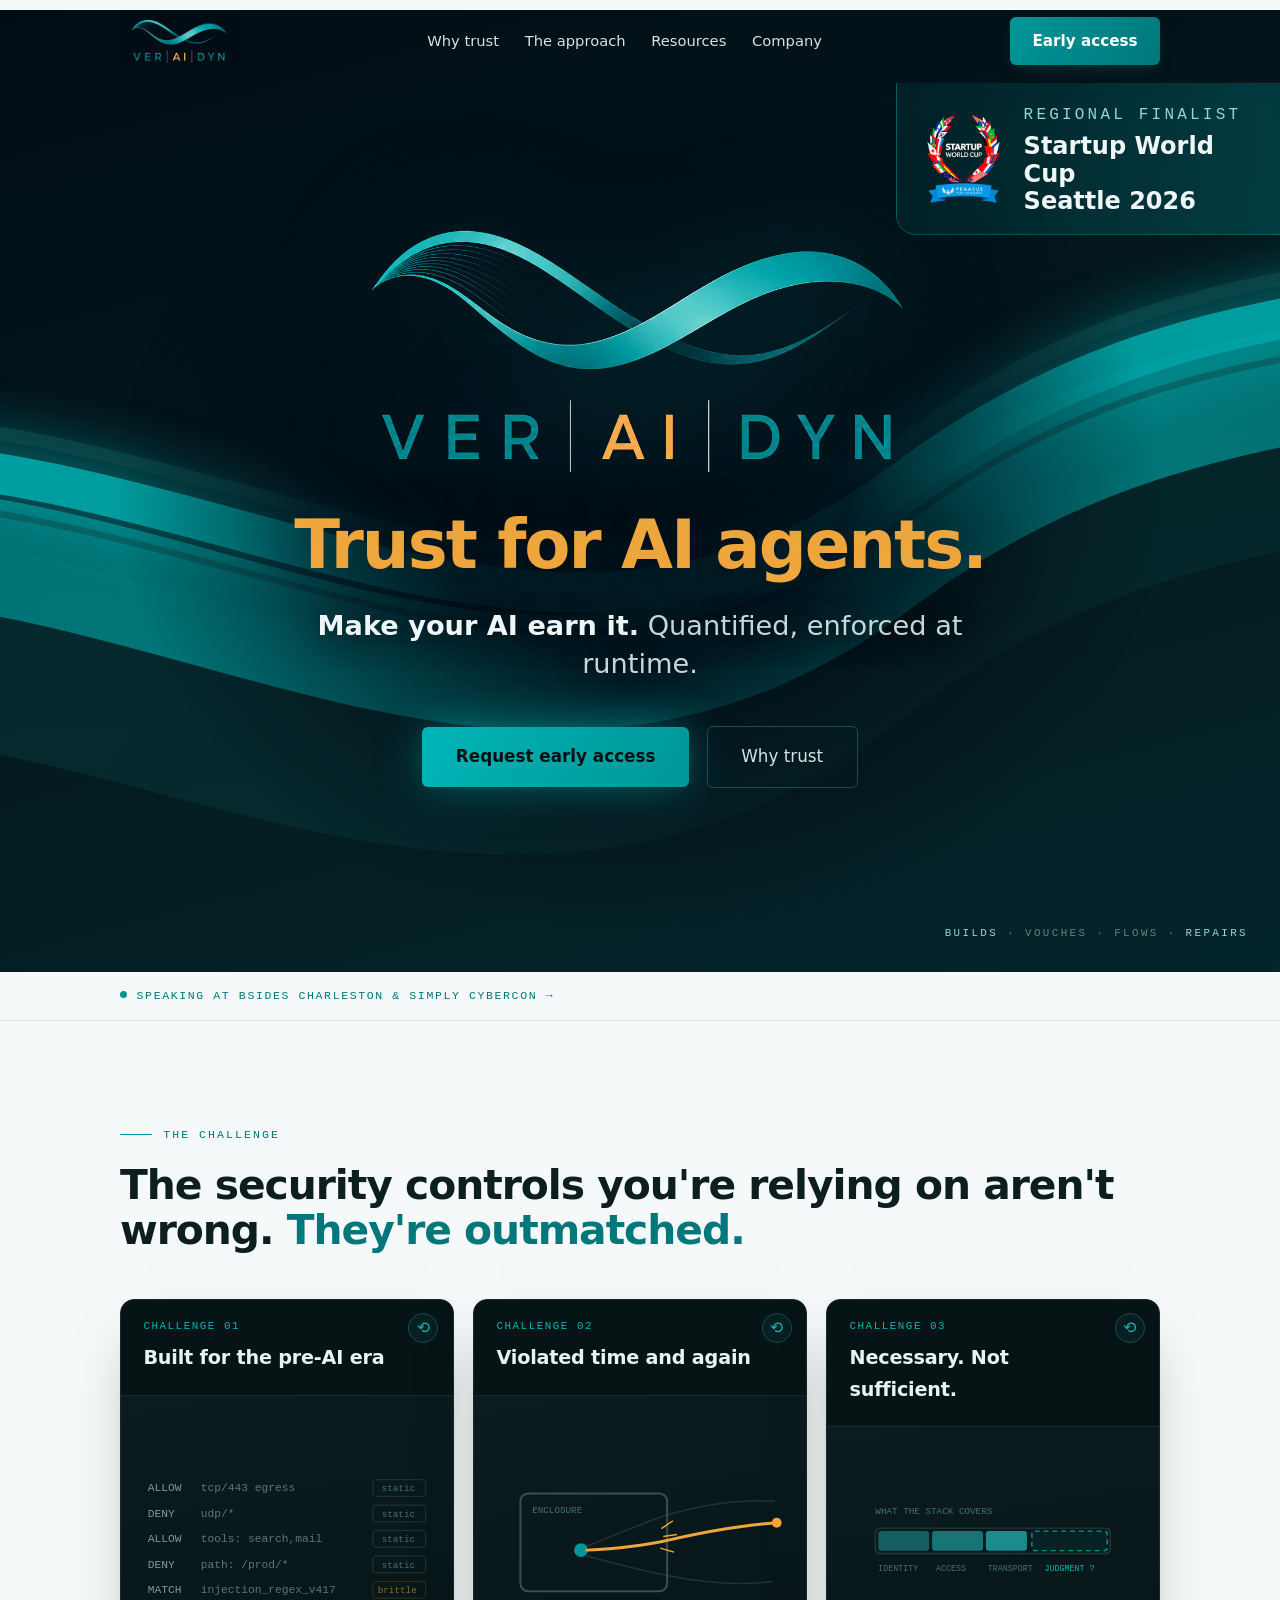
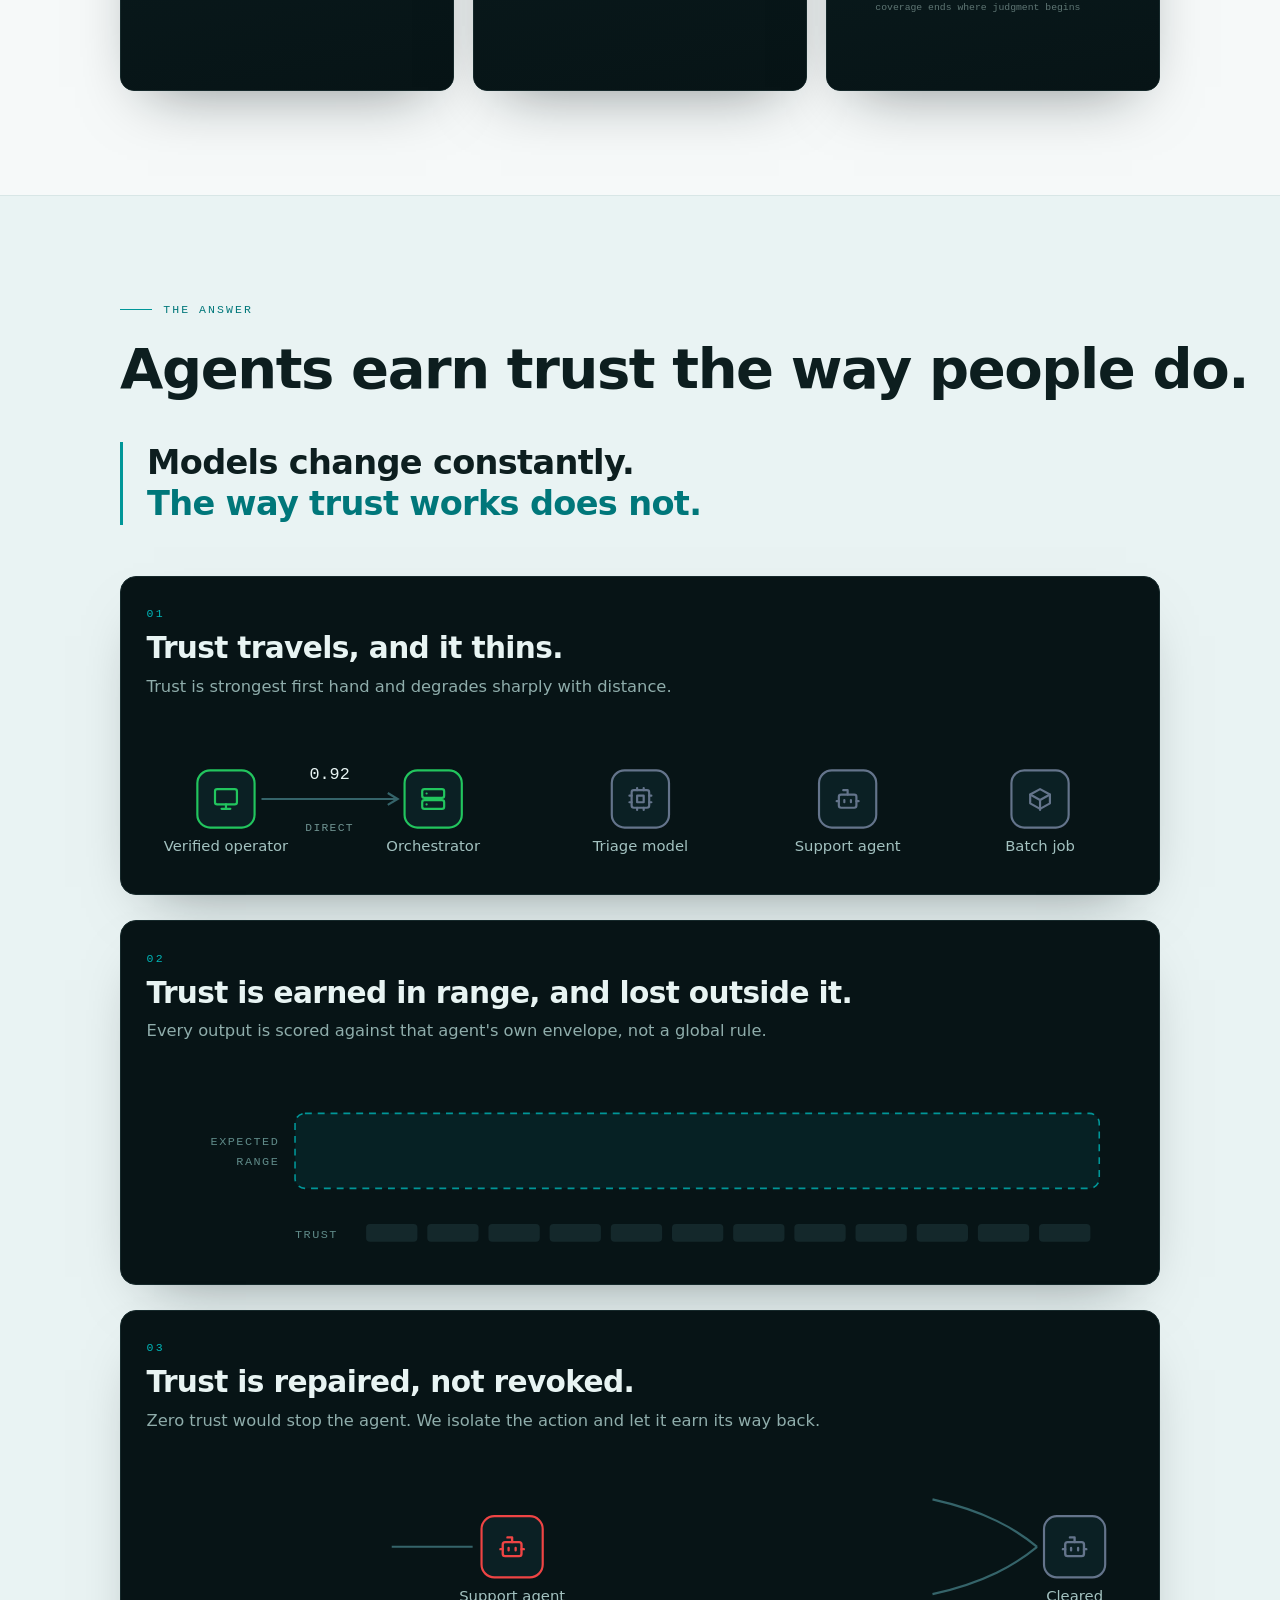
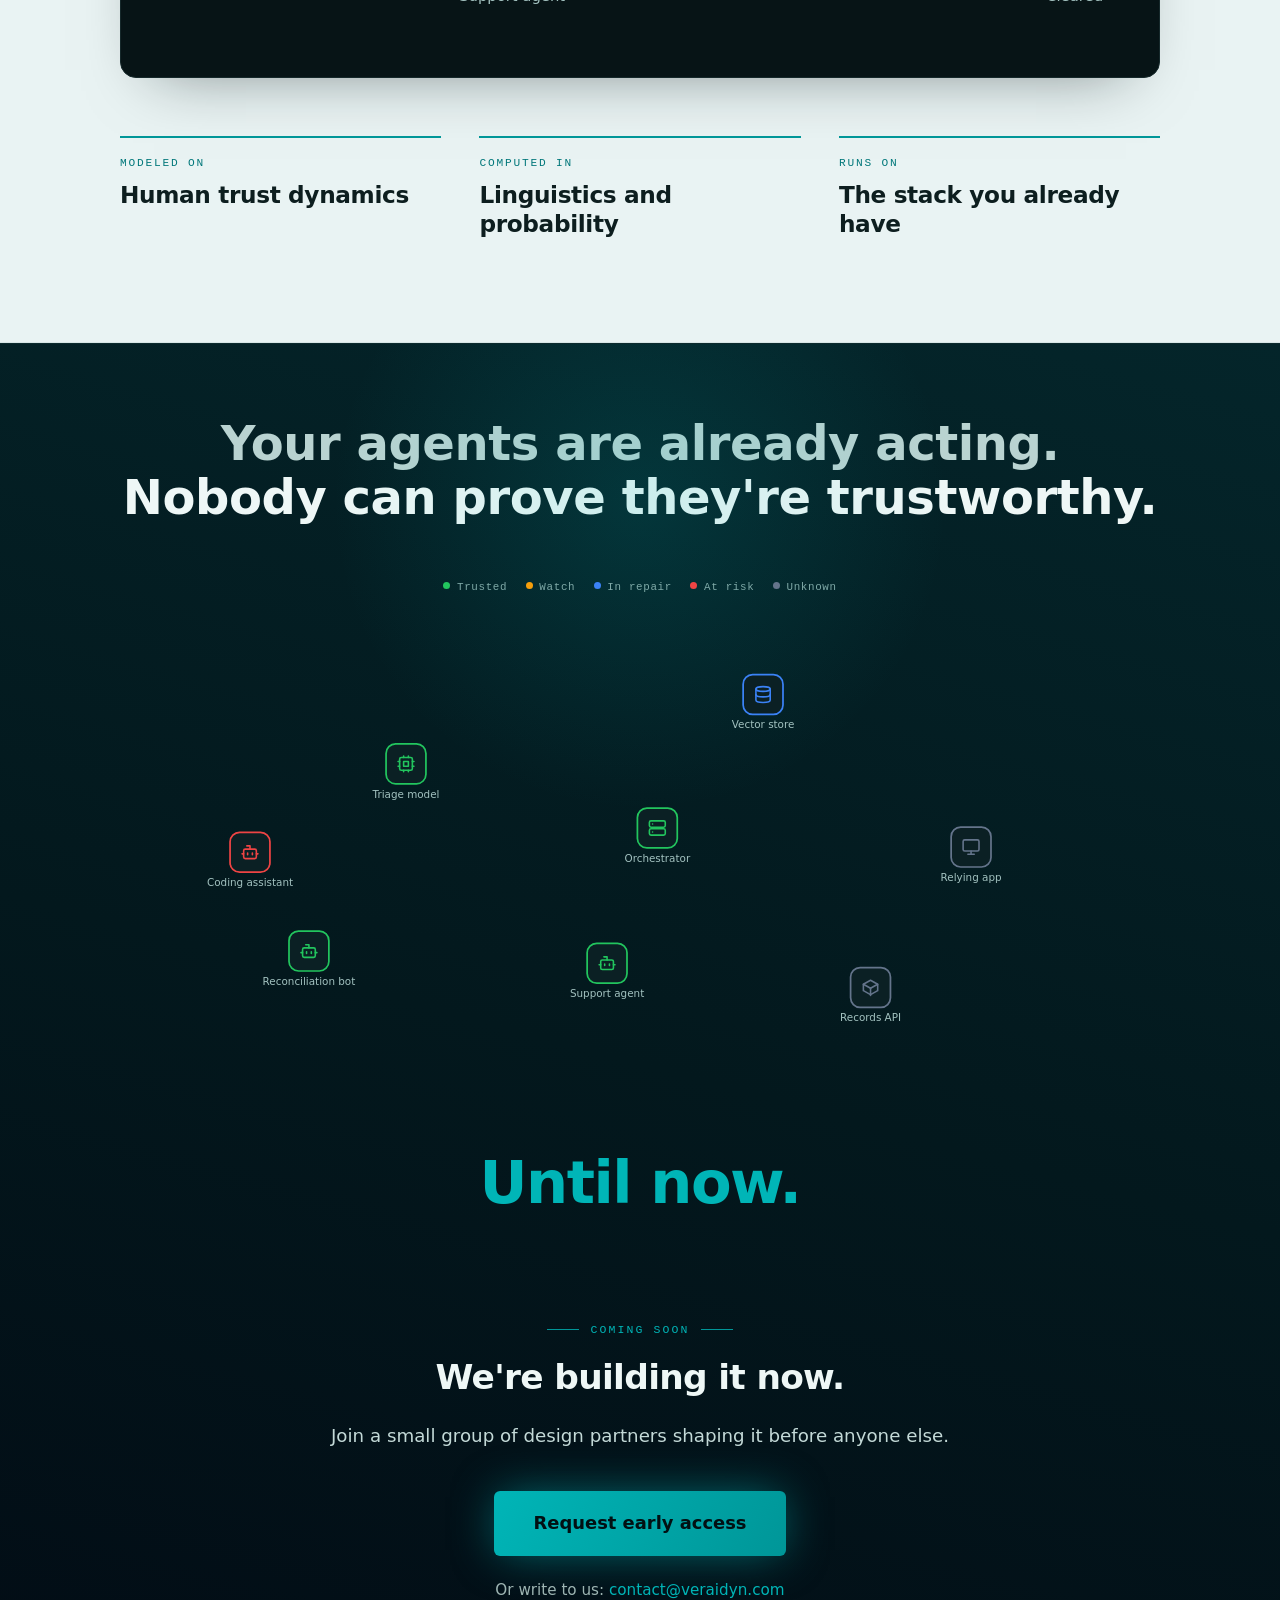
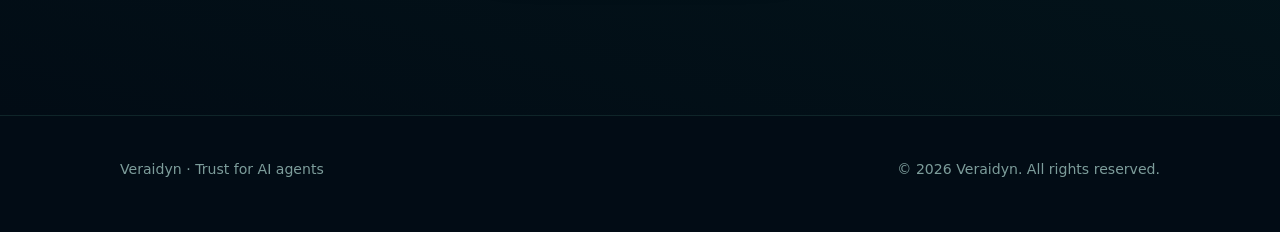
<file: index.html>
<!DOCTYPE html>
<html lang="en">
<head>
  <meta charset="UTF-8">
  <meta name="viewport" content="width=device-width, initial-scale=1.0">
  <title>Veraidyn · Trust for AI agents</title>
  <meta name="description" content="Veraidyn measures whether AI agents can be trusted to act and enforces that judgment at runtime. Independent trust scoring for agentic AI. Early access open.">
<link rel="canonical" href="https://veraidyn.com/">

  <meta property="og:type" content="website">
  <meta property="og:url" content="https://veraidyn.com/">
  <meta property="og:title" content="Veraidyn · Trust for AI agents">
  <meta property="og:description" content="Veraidyn measures whether AI agents can be trusted to act and enforces that judgment at runtime. Independent trust scoring for agentic AI. Early access open.">
  <meta property="og:image" content="https://veraidyn.com/og.png">
  <meta name="twitter:card" content="summary_large_image">
  <meta name="twitter:title" content="Veraidyn · Trust for AI agents">
  <meta name="twitter:description" content="Veraidyn measures whether AI agents can be trusted to act and enforces that judgment at runtime. Independent trust scoring for agentic AI. Early access open.">
  <meta name="twitter:image" content="https://veraidyn.com/og.png">

  <link rel="icon" href="/favicon.png" type="image/png" sizes="48x48">
  <link rel="apple-touch-icon" href="/apple-touch-icon.png">

  <link rel="preconnect" href="https://fonts.googleapis.com">
  <link rel="preconnect" href="https://fonts.gstatic.com" crossorigin>
  <link href="https://fonts.googleapis.com/css2?family=Instrument+Sans:wght@400;500;600;700&family=JetBrains+Mono:wght@400;500&display=swap" rel="<script type="application/ld+json">
  <script type="application/ld+json">
{
  "@context": "https://schema.org",
  "@type": "Organization",
  "name": "Veraidyn",
  "legalName": "Veraidyn, PBC",
  "url": "https://veraidyn.com/",
  "logo": "https://veraidyn.com/logo-hero.png",
  "description": "Veraidyn builds the trust layer for AI agents. Measured continuously, enforced at runtime.",
  "foundingDate": "2026-07",
  "email": "contact@veraidyn.com",
  "founder": [
    {
      "@type": "Person",
      "name": "Elliott Mattice",
      "jobTitle": "Co-founder and CEO",
      "sameAs": "https://www.linkedin.com/in/emattice"
    },
    {
      "@type": "Person",
      "name": "Phil Stafford",
      "jobTitle": "Co-founder and CTO",
      "sameAs": "https://www.linkedin.com/in/phillipstafford/"
    }
  ],
  "sameAs": ["https://www.linkedin.com/company/veraidyn/"]
}
</script>

  <style>
    :root {
      --bg: #f6f9f9;
      --card: #ffffff;
      --tint: #e9f3f3;
      --ink: #0d1e1f;
      --ink-dim: #3f5658;
      --ink-faint: #5f7577;
      --line: #d8e6e6;
      --vir: #009698;
      --vir-deep: #00777a;
      --vir-bright: #00b5b7;
      --amber: #f0a63c;
      --amber-text: #96610a;
      --console-bg: #071416;
      --console-line: #16292b;
      --max: 68rem;
      --sans: "Instrument Sans", system-ui, -apple-system, sans-serif;
      --mono: "JetBrains Mono", ui-monospace, "Cascadia Code", Consolas, monospace;
    }

    * { margin: 0; padding: 0; box-sizing: border-box; }

    /* dark canvas so overscroll at either end matches the dark hero and close */
    html { scroll-behavior: smooth; background: #020c15; }

    body {
      background: var(--bg);
      color: var(--ink);
      font-family: var(--sans);
      font-size: 1.0625rem;
      line-height: 1.65;
      -webkit-font-smoothing: antialiased;
      text-rendering: optimizeLegibility;
      overflow-x: hidden;
    }

    ::selection { background: #bfe6e6; color: var(--ink); }

    a { color: var(--vir-deep); text-decoration: none; }
    a:hover { text-decoration: underline; text-underline-offset: 3px; }

    :focus-visible {
      outline: 2px solid var(--vir-deep);
      outline-offset: 3px;
      border-radius: 2px;
    }

    .skip-link {
      position: absolute;
      left: -9999px; top: 0;
      background: var(--vir-deep);
      color: #fff;
      padding: 0.6rem 1rem;
      z-index: 50;
      font-weight: 600;
    }
    .skip-link:focus { left: 1rem; top: 1rem; }

    .wrap { max-width: var(--max); margin: 0 auto; padding: 0 1.5rem; }

    /* ---------- Scroll reveal (hidden state only when JS is running) ---------- */
    body.js .rv { opacity: 0; transform: translateY(26px); transition: opacity 0.7s ease, transform 0.7s ease; }
    body.js .rv:nth-child(2) { transition-delay: 0.08s; }
    body.js .rv:nth-child(3) { transition-delay: 0.16s; }
    body.js .rv:nth-child(4) { transition-delay: 0.24s; }
    body.js .rv:nth-child(5) { transition-delay: 0.32s; }
    body.js .rv:nth-child(6) { transition-delay: 0.4s; }
    body.js .rv.from-l { transform: translateX(-40px); }
    body.js .rv.in { opacity: 1; transform: none; }
    @media (prefers-reduced-motion: reduce) {
      body.js .rv { opacity: 1; transform: none; transition: none; }
    }

    /* ---------- Nav ---------- */
    .nav {
      position: sticky;
      top: 0;
      z-index: 40;
      background: rgba(246, 249, 249, 0.82);
      backdrop-filter: blur(14px);
      -webkit-backdrop-filter: blur(14px);
      border-bottom: 1px solid var(--line);
      transition: background 0.3s ease, border-color 0.3s ease;
    }
    body.navjs .nav.over-hero {
      background: transparent;
      backdrop-filter: none;
      -webkit-backdrop-filter: none;
      border-bottom-color: transparent;
    }
    body.navjs .nav.over-hero .nav-links a { color: #cfe5e4; }
    body.navjs .nav.over-hero .nav-links a:hover { color: #ffffff; }
    /* padding-top/bottom, never the shorthand. This element is class="wrap
       nav-inner", and `padding: 0.8rem 0` rewrites all four sides, zeroing
       the horizontal gutter .wrap sets on this very element at equal
       specificity. That is what left the brand hard against the left edge
       and the nav 24px out of line with every heading below it. */
    .nav-inner {
      display: flex;
      align-items: center;
      justify-content: space-between;
      gap: 1rem;
      padding-top: 0.8rem;
      padding-bottom: 0.8rem;
    }
    .brand { display: flex; align-items: center; }
    .brand:hover { text-decoration: none; }
    .logo-tile {
      background: rgb(2, 12, 21); /* exact background of the logo artwork */
      border-radius: 8px;
      padding: 0.4rem 0.7rem;
      display: flex;
      align-items: center;
    }
    .logo-img { display: block; height: 44px; width: auto; }
    .wm-fallback {
      display: none;
      align-items: center;
      gap: 0.45rem;
      font-weight: 600;
      font-size: 1rem;
      letter-spacing: 0.28em;
      text-transform: uppercase;
    }
    .wm-fallback .seg-teal { color: var(--vir-bright); }
    .wm-fallback .seg-ai { color: var(--amber); }
    .wm-fallback .div { width: 1px; height: 1.1em; background: #5f7674; opacity: 0.6; margin-left: -0.28em; }
    /* Four links, so a tighter gap than the original two-link nav used.

       Below 940px this same element becomes the dropdown panel rather than
       an inline row, so there is no duplicate mobile list to keep in step
       with this one. Keep in step with assets/site.css. */
    .nav-links { display: flex; align-items: center; gap: 1.6rem; }
    .nav-links a { color: var(--ink-dim); font-size: 0.92rem; font-weight: 500; }
    .nav-links a:hover { color: var(--ink); text-decoration: none; }

    /* Three bars drawn from one empty span plus its two pseudo-elements, so
       the open state can rotate them into an X instead of swapping an icon. */
    .nav-toggle {
      display: none; flex: none; padding: 0; cursor: pointer;
      width: 42px; height: 42px;
      align-items: center; justify-content: center;
      background: rgba(2, 12, 21, 0.05);
      border: 1px solid var(--line); border-radius: 10px;
    }
    .nav-toggle:hover { background: rgba(2, 12, 21, 0.09); }
    .nav-toggle .bars { position: relative; display: block; width: 18px; height: 2px; }
    .nav-toggle .bars,
    .nav-toggle .bars::before,
    .nav-toggle .bars::after {
      background: var(--ink); border-radius: 2px;
      transition: transform 0.24s ease, background 0.14s ease;
    }
    .nav-toggle .bars::before,
    .nav-toggle .bars::after {
      content: ""; position: absolute; left: 0; width: 18px; height: 2px;
    }
    .nav-toggle .bars::before { top: -6px; }
    .nav-toggle .bars::after { top: 6px; }
    .nav-toggle[aria-expanded="true"] .bars { background: transparent; }
    .nav-toggle[aria-expanded="true"] .bars::before { transform: translateY(6px) rotate(45deg); }
    .nav-toggle[aria-expanded="true"] .bars::after { transform: translateY(-6px) rotate(-45deg); }

    @media (max-width: 939px) {
      .nav-toggle { display: flex; }
      .nav-inner > .btn { margin-left: auto; }

      /* THE AWARD BANNER COLLISION. .hero-banner is absolutely positioned
         inside the hero, so it scrolls up behind the nav while the nav
         stays put. Over the transparent hero nav that read as the emblem
         and the award text ploughing through the logo and the CTA: 61px of
         overlap at 375px. Below 940px the nav therefore keeps its glass
         background at ALL times, including over the hero, and the banner
         passes cleanly behind it. Do not restore the transparency here
         without giving the banner somewhere else to go. */
      body.navjs .nav.over-hero {
        background: rgba(246, 249, 249, 0.82);
        backdrop-filter: blur(14px);
        -webkit-backdrop-filter: blur(14px);
        border-bottom-color: var(--line);
      }

      .nav-links {
        position: absolute; top: 100%; left: 0; right: 0;
        display: block; padding: 0;
        background: var(--console-bg);
        border-bottom: 1px solid var(--console-line);
        /* visibility is what takes the links out of the tab order while
           closed. max-height alone leaves them focusable behind it. */
        max-height: 0; overflow: hidden; opacity: 0; visibility: hidden;
        transition: max-height 0.26s ease, opacity 0.2s ease, visibility 0s linear 0.26s;
      }
      .nav.menu-open .nav-links {
        max-height: 70vh; opacity: 1; visibility: visible;
        transition: max-height 0.26s ease, opacity 0.2s ease, visibility 0s;
      }
      .nav-links a,
      body.navjs .nav.over-hero .nav-links a {
        display: block; padding: 0.85rem 1.5rem; font-size: 1rem;
        color: #cfe5e4; border-top: 1px solid rgba(255, 255, 255, 0.055);
      }
      .nav-links a:first-child { border-top: 0; }
      .nav-links a:hover,
      body.navjs .nav.over-hero .nav-links a:hover {
        color: #fff; background: rgba(0, 181, 183, 0.08);
      }
    }

    /* The toggle adds 58px (button plus gap) to a bar that only just fitted
       a 320px screen, which pushed the brand and the CTA into overflow
       there. 360px is the narrowest common Android width and clears it
       untouched, so these trims are scoped under that. */
    @media (max-width: 359px) {
      /* Trimming the brand and the CTA is enough on its own to clear 320px,
         so the gutter is deliberately left alone: narrowing it here would
         pull the nav out of line with the content column again, which is
         the whole thing the padding-top/bottom rule above exists to fix. */
      .nav-inner { gap: 0.6rem; }
      .logo-img { height: 34px; }
      .nav-inner > .btn { font-size: 0.82rem; padding: 0.55rem 0.85rem; }
    }
    .btn {
      display: inline-block;
      font-weight: 600;
      font-size: 0.95rem;
      color: #ffffff;
      background: linear-gradient(120deg, var(--vir), var(--vir-deep));
      padding: 0.7rem 1.4rem;
      border-radius: 6px;
      box-shadow: 0 6px 18px -8px rgba(0, 120, 122, 0.5);
      transition: filter 0.15s ease, transform 0.15s ease;
      white-space: nowrap;
    }
    .btn:hover { filter: brightness(1.08); text-decoration: none; transform: translateY(-1px); color: #fff; }
    .btn-lg { font-size: 1.05rem; padding: 0.95rem 2rem; }

    /* ---------- Hero: monumental wave title-card ---------- */
    .hero {
      position: relative;
      margin-top: -73px;
      min-height: 100vh;
      overflow: hidden;
      display: flex;
      align-items: center;
      background: linear-gradient(165deg, #020c15 0%, #03181d 45%, #04252a 100%);
    }
    .ribbons { position: absolute; inset: -10% -20%; pointer-events: none; }
    .ribbon { position: absolute; left: -10%; width: 120%; height: 100%; will-change: transform; }
    .ribbon svg { width: 100%; height: 100%; overflow: visible; }
    @media (prefers-reduced-motion: no-preference) {
      .ribbon.r1 { animation: sway1 14s ease-in-out infinite alternate; }
      .ribbon.r2 { animation: sway2 18s ease-in-out infinite alternate; }
      .ribbon.r3 { animation: sway3 22s ease-in-out infinite alternate; }
      @keyframes sway1 { from { transform: translate(-2.5%, 0) rotate(-1.2deg); } to { transform: translate(2.5%, 2%) rotate(1.2deg); } }
      @keyframes sway2 { from { transform: translate(2%, 1%) rotate(0.8deg); } to { transform: translate(-2%, -1.5%) rotate(-0.8deg); } }
      @keyframes sway3 { from { transform: translate(-1.5%, -1%) rotate(0.5deg); } to { transform: translate(1.5%, 1%) rotate(-0.5deg); } }
      .shimmer { animation: shim 9s linear infinite; }
      @keyframes shim { from { stroke-dashoffset: 1600; } to { stroke-dashoffset: 0; } }
      .hero-logo { animation: logoIn 1.4s cubic-bezier(.2,.7,.3,1) both; }
      @keyframes logoIn { from { opacity: 0; transform: translateY(18px) scale(0.97); } to { opacity: 1; transform: none; } }
    }
    .hero-content {
      position: relative;
      z-index: 1;
      max-width: 56rem;
      margin: 0 auto;
      padding: 7rem 1.5rem 5rem;
      text-align: center;
      display: flex;
      flex-direction: column;
      align-items: center;
    }
    .hero-content::before {
      content: "";
      position: absolute;
      inset: -8% -14%;
      background: radial-gradient(closest-side, rgba(2, 12, 21, 0.86) 40%, rgba(2, 12, 21, 0.45) 70%, transparent 100%);
      z-index: -1;
      pointer-events: none;
    }
    .hero-logo {
      width: min(540px, 80vw);
      height: auto;
      filter: drop-shadow(0 20px 70px rgba(0, 181, 183, 0.35));
    }
    .hero h1 {
      margin-top: 2.4rem;
      color: #eef7f6;
      font-weight: 700;
      max-width: 17ch;
      font-size: clamp(2.4rem, 5.6vw, 4.2rem);
      line-height: 1.03;
      letter-spacing: -0.03em;
      text-shadow: 0 10px 60px rgba(2, 12, 21, 0.9);
    }
    .hero h1 .amber { color: var(--amber); }
    .hero .subline {
      margin: 1.7rem auto 0;
      max-width: 48rem;
      font-size: clamp(1.3rem, 3.2vw, 1.7rem);
      line-height: 1.4;
      color: #c3d9d7;
      text-shadow: 0 4px 30px rgba(2, 12, 21, 0.95);
    }
    .hero .subline strong { color: #eef7f6; font-weight: 600; }
    .hero-cta-row {
      margin-top: 2.7rem;
      display: flex;
      align-items: center;
      justify-content: center;
      gap: 1.1rem;
      flex-wrap: wrap;
    }
    .btn-main {
      display: inline-block;
      font-weight: 600;
      font-size: 1.05rem;
      color: #021013;
      text-decoration: none;
      background: linear-gradient(120deg, var(--vir-bright), var(--vir));
      padding: 1rem 2.1rem;
      border-radius: 6px;
      box-shadow: 0 0 46px -6px rgba(0, 181, 183, 0.6);
      transition: filter 0.15s ease, transform 0.15s ease;
    }
    .btn-main:hover { filter: brightness(1.12); transform: translateY(-1px); text-decoration: none; color: #021013; }
    .btn-xl { font-size: 1.12rem; padding: 1.1rem 2.5rem; }
    .hero .btn-dark-ghost {
      display: inline-block;
      font-weight: 500;
      font-size: 1.05rem;
      color: #cfe5e4;
      text-decoration: none;
      border: 1px solid #1d4a4d;
      padding: 1rem 2.1rem;
      border-radius: 6px;
      backdrop-filter: blur(4px);
      transition: border-color 0.15s ease, color 0.15s ease;
    }
    .hero .btn-dark-ghost:hover { border-color: var(--vir); color: #ffffff; text-decoration: none; }
    .hero-words {
      position: absolute;
      z-index: 1;
      right: 2rem;
      bottom: 1.8rem;
      font-family: var(--mono);
      font-size: 0.68rem;
      letter-spacing: 0.22em;
      text-transform: uppercase;
      color: #5e8683;
    }
    .hero-words b { color: #8fd8d6; font-weight: 500; }

    /* ---------- Award credential --------------------------------------
       The emblem is white lettering on a transparent ground, so it only
       resolves on a dark surface. That single fact drives everything
       below. Any replacement mark carries the same constraint: check it
       against #020c15, not against white.

       One element, two treatments. Wide screens get a corner plaque in
       the top right of the hero; below 1100px the same element becomes a
       full-width band across the top, because the plaque's minimum
       sensible width starts eating the whole screen below that.

       The 73px offset mirrors the hero's own margin-top: -73px, which is
       what slides the hero under the sticky nav. The two cancel, so the
       award lands flush against the bottom of the nav whatever the nav's
       actual height turns out to be. Keep this tied to the hero's
       margin-top, not to the nav height, or the two will drift apart.

       Absolutely positioned so it does not shift the hero's vertically
       centered title card.

       If the file is missing the image removes itself and both forms
       still read as a text credential. */
    .hero-banner {
      position: absolute;
      top: 73px;
      left: 0;
      right: 0;
      z-index: 2;
      display: flex;
      align-items: center;
      justify-content: center;
      gap: 0.8rem;
      padding: 0.55rem 1rem;
      background: linear-gradient(90deg, rgba(0, 150, 152, 0.10), rgba(0, 181, 183, 0.24) 50%, rgba(0, 150, 152, 0.10));
      border-bottom: 1px solid rgba(0, 181, 183, 0.28);
      backdrop-filter: blur(6px);
      -webkit-backdrop-filter: blur(6px);
      text-align: left;
    }
    .hero-banner img { height: 42px; width: auto; flex: none; display: block; }
    .hero-banner .bn-k {
      display: block;
      font-family: var(--mono);
      font-size: 0.6rem;
      letter-spacing: 0.18em;
      text-transform: uppercase;
      color: #8fd8d6;
    }
    .hero-banner .bn-v {
      display: block;
      margin-top: 0.15rem;
      font-size: 0.88rem;
      font-weight: 600;
      color: #eef7f6;
      line-height: 1.15;
    }
    /* The break is markup, not wrapping. Letting the browser choose where
       to break gives a different ragged split at every width; this way the
       plaque always reads "Startup World Cup / Seattle 2026". It collapses
       to a single line in the band, where there is width to spare. */
    .bn-br { display: none; }

    @media (min-width: 1100px) {
      .hero-banner {
        left: auto;
        width: 29%;
        min-width: 24rem;
        gap: 1.5rem;
        padding: 1.15rem 1.9rem;
        background: linear-gradient(90deg, rgba(0, 150, 152, 0.10), rgba(0, 181, 183, 0.24));
        border-left: 1px solid rgba(0, 181, 183, 0.28);
        border-bottom-left-radius: 20px;
      }
      .hero-banner img { height: 88px; }
      .hero-banner .bn-k { font-size: 1rem; letter-spacing: 0.2em; }
      .hero-banner .bn-v { font-size: 1.5rem; margin-top: 0.3rem; }
      .bn-br { display: inline; }
    }

    /* ---------- Credential strip -------------------------------------
       Sits directly under the dark hero as a quiet first-impression trust
       signal. Deliberately small: a credential, not a headline. */
    .cred-strip { border-bottom: 1px solid var(--line); padding: 0.9rem 0; }
    .cred-inner {
      display: flex;
      flex-wrap: wrap;
      align-items: center;
      justify-content: space-between;
      gap: 0.6rem 1.6rem;
      font-family: var(--mono);
      font-size: 0.72rem;
      letter-spacing: 0.14em;
      text-transform: uppercase;
      color: var(--ink-faint);
    }
    .cred-inner .dot {
      display: inline-block;
      width: 7px; height: 7px;
      border-radius: 50%;
      background: var(--vir);
      margin-right: 0.6rem;
      vertical-align: 1px;
    }
    .cred-inner b { color: var(--ink-dim); font-weight: 500; }
    /* nowrap only where it fits. Below this the label is wider than the
       screen and body's overflow-x:hidden silently clips the end of it. */
    .cred-next { color: var(--vir-deep); }
    @media (min-width: 820px) { .cred-next { white-space: nowrap; } }
    .cred-next:hover { text-decoration: underline; text-underline-offset: 3px; }

    /* ---------- Sections ---------- */
    section { padding: 6.5rem 0; position: relative; }
    .kicker {
      font-family: var(--mono);
      font-size: 0.72rem;
      font-weight: 500;
      letter-spacing: 0.18em;
      text-transform: uppercase;
      color: var(--vir-deep);
      margin-bottom: 1.2rem;
      display: flex;
      align-items: center;
      gap: 0.7rem;
    }
    .kicker::before { content: ""; width: 2rem; height: 1px; background: var(--vir); }
    h2 {
      font-weight: 700;
      font-size: clamp(1.9rem, 5vw, 2.9rem);
      line-height: 1.1;
      letter-spacing: -0.025em;
      max-width: 22ch;
    }
    .section-body {
      margin-top: 1.5rem;
      max-width: 40rem;
      color: var(--ink-dim);
      font-size: 1.14rem;
    }
    .section-body strong { color: var(--ink); font-weight: 600; }
    /* The category claim. This is the sharpest sentence on the page and it
       used to be buried mid-paragraph, so it gets its own weight.
       The two sentences are broken by hand, so no max-width: a ch cap would
       re-wrap them and undo the break. */
    .pull-l { display: block; }
    .pull {
      margin-top: 2.6rem;
      max-width: none;
      font-size: clamp(1.45rem, 3.6vw, 2.1rem);
      font-weight: 700;
      line-height: 1.24;
      letter-spacing: -0.02em;
      color: var(--ink);
      border-left: 3px solid var(--vir);
      padding-left: 1.5rem;
    }
    .pull .accent { color: var(--vir-deep); }

    .h2-wide { max-width: none; font-size: clamp(1.7rem, 4.1vw, 2.55rem); }
    h2 .lit { color: var(--vir-deep); }

    /* ---------- The challenge: flip cards ---------- */
    .gpanels { margin-top: 2.9rem; display: grid; gap: 1.2rem; }
    @media (min-width: 900px) { .gpanels { grid-template-columns: 1fr 1fr 1fr; } }
    .gpanel { position: relative; }
    body.flipjs .gpanel { height: 392px; perspective: 1100px; cursor: pointer; }
    .g-inner { position: relative; width: 100%; height: 100%; }
    body.flipjs .g-inner { transform-style: preserve-3d; transition: transform 0.55s cubic-bezier(0.3, 0.7, 0.3, 1); }
    @media (prefers-reduced-motion: reduce) { body.flipjs .g-inner { transition: none; } }
    body.flipjs .gpanel.flipped .g-inner { transform: rotateY(180deg); }
    .g-face {
      background: var(--console-bg);
      border: 1px solid var(--console-line);
      border-radius: 14px;
      overflow: hidden;
      box-shadow: 0 24px 60px -28px rgba(7, 20, 22, 0.5);
      display: flex;
      flex-direction: column;
    }
    body.flipjs .g-face { position: absolute; inset: 0; backface-visibility: hidden; -webkit-backface-visibility: hidden; }
    .g-back { margin-top: 1rem; }
    body.flipjs .g-back { margin-top: 0; transform: rotateY(180deg); }
    .g-front .g-body { border-bottom: 1px solid var(--console-line); padding-right: 3.2rem; }
    .g-front .art {
      flex: 1;
      min-height: 150px;
      padding: 1rem 1.2rem;
      background: linear-gradient(170deg, #0a1c1f, #071416);
    }
    .art svg { width: 100%; height: 100%; overflow: visible; }
    .g-body { padding: 1.1rem 1.4rem 1.3rem; }
    .g-back .g-body { padding: 1.3rem 1.5rem; }
    .b-num {
      font-family: var(--mono);
      font-size: 0.68rem;
      letter-spacing: 0.14em;
      color: var(--vir-bright);
      text-transform: uppercase;
    }
    .gpanel h3 { margin-top: 0.4rem; font-size: 1.2rem; font-weight: 600; color: #e8f4f3; letter-spacing: -0.01em; }
    .g-back h3 { font-size: 1.02rem; }
    .g-text { margin-top: 0.6rem; color: #9db4b2; font-size: 0.92rem; line-height: 1.6; }
    .facts { margin-top: 0.7rem; display: flex; flex-direction: column; gap: 0.45rem; }
    .fact {
      display: flex;
      justify-content: space-between;
      align-items: baseline;
      gap: 0.9rem;
      font-family: var(--mono);
      font-size: 0.7rem;
      line-height: 1.45;
      color: #b9cecc;
    }
    .fact b { color: var(--amber); font-weight: 500; white-space: nowrap; }
    .src { margin-top: 0.7rem; font-family: var(--mono); font-size: 0.62rem; letter-spacing: 0.04em; color: #48706e; }
    .flip-hint {
      position: absolute;
      top: 0.8rem; right: 0.9rem;
      z-index: 2;
      width: 30px; height: 30px;
      border-radius: 50%;
      border: 1px solid #22484b;
      background: rgba(0, 150, 152, 0.1);
      color: var(--vir-bright);
      display: none;
      align-items: center;
      justify-content: center;
      font-size: 1rem;
      line-height: 1;
      pointer-events: none;
    }
    body.flipjs .flip-hint { display: flex; }
    @media (prefers-reduced-motion: no-preference) {
      .flip-hint { animation: hintspin 4.5s ease-in-out infinite; }
      @keyframes hintspin {
        0%, 62% { transform: rotate(0); }
        78% { transform: rotate(180deg); }
        100% { transform: rotate(360deg); }
      }
      body.js .gpanel.in .g-inner { animation: peek 0.8s ease 0.9s 1; }
      body.js .gpanels .gpanel:nth-child(2).in .g-inner { animation-delay: 1.15s; }
      body.js .gpanels .gpanel:nth-child(3).in .g-inner { animation-delay: 1.4s; }
      @keyframes peek { 0%, 100% { transform: rotateY(0); } 45% { transform: rotateY(-22deg); } }
    }

    /* card-art loops (motion-gated; static-complete otherwise) */
    @media (prefers-reduced-motion: no-preference) {
      .art .a-item { animation: rowcycle 7.5s linear infinite backwards; }
      .art .a-item.d2 { animation-delay: 0.6s; }
      .art .a-item.d3 { animation-delay: 1.2s; }
      .art .a-item.d4 { animation-delay: 1.8s; }
      .art .a-item.d5 { animation-delay: 2.4s; }
      @keyframes rowcycle {
        0% { opacity: 0; }
        5% { opacity: 1; }
        82% { opacity: 1; }
        90%, 100% { opacity: 0; }
      }
      .art .a-draw {
        stroke-dasharray: 1;
        animation: drawcycle 7.5s ease-in-out infinite backwards;
        animation-delay: 0.4s;
      }
      @keyframes drawcycle {
        0% { stroke-dashoffset: 1; opacity: 1; }
        24% { stroke-dashoffset: 0; opacity: 1; }
        82% { stroke-dashoffset: 0; opacity: 1; }
        90%, 100% { stroke-dashoffset: 0; opacity: 0; }
      }
      .a-pulse { animation: apulse 2.6s ease-in-out infinite; }
      @keyframes apulse { 0%, 100% { opacity: 0.55; } 50% { opacity: 1; } }
      .qblink { animation: qblink 2.4s ease-in-out infinite; }
      @keyframes qblink { 0%, 100% { opacity: 0.35; } 50% { opacity: 1; } }
      /* coverage gauge: fills identity->access->transport, drains in reverse */
      .fillbar { transform-origin: left center; transform-box: fill-box; }
      .fillbar.fa { animation: fillA 8s ease-in-out infinite; }
      .fillbar.fb { animation: fillB 8s ease-in-out infinite; }
      .fillbar.fc { animation: fillC 8s ease-in-out infinite; }
      @keyframes fillA {
        0%, 2% { transform: scaleX(0); }
        10% { transform: scaleX(1); }
        86% { transform: scaleX(1); }
        94%, 100% { transform: scaleX(0); }
      }
      @keyframes fillB {
        0%, 10% { transform: scaleX(0); }
        18% { transform: scaleX(1); }
        78% { transform: scaleX(1); }
        86%, 100% { transform: scaleX(0); }
      }
      @keyframes fillC {
        0%, 18% { transform: scaleX(0); }
        26% { transform: scaleX(1); }
        70% { transform: scaleX(1); }
        78%, 100% { transform: scaleX(0); }
      }
    }

    /* ---------- The approach: the three pillars ----------
       One dark instrument with three readouts, not three cards. The nodes
       deliberately reuse the CTA trust map's tile and state language so the
       two sections read as one product rather than two visualisations. */
    .approach { background: var(--tint); border-top: 1px solid var(--line); border-bottom: 1px solid var(--line); }
    /* The heading holds one line above 900px. The global h2 caps at 22ch,
       which is shorter than this sentence, so the cap has to go.
       Re-measure the rendered width before raising the size. */
    .approach h2 { max-width: none; font-size: clamp(1.7rem, 4.7vw, 3.5rem); }
    @media (min-width: 900px) { .approach h2 { white-space: nowrap; } }
    /* Three separate panels with real gaps, not one slab with hairlines.
       Each pillar needs its own frame or they read as a wall. */
    .cards3 { margin-top: 3.2rem; display: grid; gap: 1.6rem; }
    .cardp {
      background: var(--console-bg);
      border: 1px solid var(--console-line);
      border-radius: 16px;
      padding: 1.7rem 1.6rem 1.5rem;
      box-shadow: 0 26px 60px -34px rgba(7, 20, 22, 0.5);
      /* grid items default to min-width:auto, which lets the wide figure
         push the card past its track and overflow the document */
      min-width: 0;
    }
    .band-n { font-family: var(--mono); font-size: 0.72rem; letter-spacing: 0.2em; color: var(--vir-bright); }
    .band-t {
      margin-top: 0.5rem;
      font-weight: 700;
      font-size: clamp(1.3rem, 2.9vw, 1.85rem);
      letter-spacing: -0.022em;
      line-height: 1.18;
      color: #e8f4f3;
    }
    /* no max-width: a ch/rem cap is far narrower than the card and forces the
       last word onto its own line. These wrap naturally on narrow screens. */
    .band-c { margin-top: 0.55rem; font-size: 1.02rem; line-height: 1.5; color: #8fadab; }
    .band-fig { margin-top: 1.4rem; }
    .band-fig svg { display: block; width: 100%; height: auto; overflow: visible; }
    /* Narrow screens: these figures are ~6:1, so at 375px everything inside
       shrinks past legibility. Hold a floor width and let the figure scroll
       inside its own container rather than rendering it unreadable.
       A proper portrait variant (as the CTA map has) is the real fix. */
    @media (max-width: 720px) {
      .band-fig { overflow-x: auto; -webkit-overflow-scrolling: touch; padding-bottom: 0.4rem; min-width: 0; }
      .band-fig svg { min-width: 680px; }
    }

    .p-tile { fill: #0b2024; stroke-width: 2.2; transition: stroke 0.5s ease; }
    .p-ic { fill: none; stroke-width: 2; stroke-linecap: round; stroke-linejoin: round; transition: stroke 0.5s ease; }
    .p-lab { font-family: var(--sans); font-size: 15px; fill: #a3c2c0; }
    .p-conn { stroke: #35646a; stroke-width: 2.2; fill: none; transition: stroke 0.5s ease, opacity 0.5s ease; }
    .p-conn.dead { stroke-dasharray: 6 6; stroke: #33484a; }
    .p-num { font-family: var(--mono); font-size: 17px; fill: #e8f4f3; }
    .p-rel { font-family: var(--mono); font-size: 11.5px; letter-spacing: 1.3px; fill: #6f9391; }
    .p-env { fill: rgba(0, 150, 152, 0.10); stroke: var(--vir); stroke-width: 1.6; stroke-dasharray: 7 6; }
    .p-envlab { font-family: var(--mono); font-size: 12px; letter-spacing: 1.5px; fill: #5f8a88; }
    .p-dot { fill: #22c55e; }
    .p-dot.bad { fill: var(--amber); }
    .p-seg { fill: #14282b; transition: fill 0.4s ease; }
    .p-seg.on { fill: #22c55e; }
    /* lost, not filled with something else: a faint scar where trust used to be */
    .p-seg.lost { fill: #1a1410; stroke: #4a3a1e; stroke-width: 1; }
    .p-iso { fill: none; stroke: #ef4444; stroke-width: 1.8; stroke-dasharray: 6 5; }
    .p-isolab { font-family: var(--mono); font-size: 12px; letter-spacing: 1.3px; fill: #d98b8b; }
    .p-route { fill: none; stroke: #3b82f6; stroke-width: 2.2; }
    .p-routelab { font-family: var(--sans); font-size: 15px; fill: #9db4b2; }
    .p-fade { opacity: 1; }
    body.js .p-fade { opacity: 0; transition: opacity 0.55s ease; }
    body.js .p-fade.on { opacity: 1; }

    /* The moat, as a spec plate. What we model, how we compute it, where it
       runs. Each of these was a clause in a paragraph nobody was going to read. */
    .spec {
      margin-top: 3.6rem;
      display: grid;
      gap: 1.7rem 2.4rem;
      grid-template-columns: 1fr;
    }
    @media (min-width: 760px) { .spec { grid-template-columns: repeat(3, 1fr); } }
    .spec-item { border-top: 2px solid var(--vir); padding-top: 1rem; }
    .spec-k {
      font-family: var(--mono);
      font-size: 0.7rem;
      font-weight: 500;
      letter-spacing: 0.16em;
      text-transform: uppercase;
      color: var(--vir-deep);
    }
    .spec-v {
      margin-top: 0.45rem;
      font-size: clamp(1.15rem, 2.2vw, 1.45rem);
      font-weight: 600;
      line-height: 1.25;
      letter-spacing: -0.015em;
      color: var(--ink);
    }

    /* ---------- CTA: the close (bookends the dark hero) ---------- */
    .cta {
      text-align: center;
      overflow: hidden;
      background: linear-gradient(195deg, #04252a 0%, #03181d 52%, #020c15 100%);
      border-top: 1px solid #0d2b2e;
      padding: 4.5rem 0 7rem;
    }
    .cta .cta-glow {
      position: absolute;
      width: min(880px, 150vw);
      aspect-ratio: 1;
      left: 50%; top: 0;
      transform: translate(-50%, -32%);
      background: radial-gradient(closest-side, rgba(0, 181, 183, 0.15), transparent 70%);
      pointer-events: none;
    }
    .cta .kicker { justify-content: center; color: var(--vir-bright); }
    .cta .kicker::before, .cta .kicker::after { content: ""; width: 2rem; height: 1px; background: var(--vir); }
    .cta h2 { margin: 0 auto; color: #eef7f6; max-width: 18ch; font-size: clamp(2.1rem, 5.4vw, 3.2rem); }
    /* the stakes line opens the close; the graphic answers it.
       The setup holds one line above 900px, so it is sized to fit rather
       than to shout. "Until now." carries the weight underneath. */
    /* The stakes stack above the map. The verdict, "Until now.", waits
       until after it, so the map gets to answer before the line lands. */
    .cta .cta-stakes { max-width: none; margin-bottom: 3.4rem; font-size: inherit; }
    .cta .ct-line {
      display: block;
      font-size: clamp(1.7rem, 4.4vw, 3rem);
      line-height: 1.14;
      color: #b9d3d1;
    }
    .cta .ct-line-2 { color: #eef7f6; }
    @media (min-width: 900px) { .cta .ct-line { white-space: nowrap; } }
    .cta .ct-pivot {
      margin: 6.2rem auto 0;
      color: var(--vir-bright);
      font-weight: 700;
      letter-spacing: -0.025em;
      line-height: 1.05;
      font-size: clamp(2.4rem, 5.8vw, 3.7rem);
    }
    .cta .kicker { margin-top: 6.6rem; }
    .cta .lit { color: var(--vir-bright); }
    .cta .cta-sub {
      font-weight: 700;
      font-size: clamp(1.55rem, 3.4vw, 2.15rem);
      line-height: 1.12;
      letter-spacing: -0.02em;
      color: #eef7f6;
    }
    .cta .section-body { margin-left: auto; margin-right: auto; color: #c3d9d7; }
    .cta .btn-xl { margin-top: 2.5rem; }
    .cta .cta-alt { margin-top: 1.4rem; font-size: 0.95rem; color: #9db4b2; }
    .cta .cta-alt a { color: var(--vir-bright); }

    /* ---------- The trust map: the estate as the product sees it ----------
       Nodes, edges and both layouts are generated in the page script, because
       the wide and narrow arrangements share one node list and one edge list.
       Hand-authoring them would mean two copies of the same map. */
    .tmap { position: relative; margin: 0 auto; }
    .tmap svg { display: block; width: 100%; height: auto; overflow: visible; }
    .tm-tile { fill: #0b2024; stroke-width: 2; transition: stroke 0.5s ease; }
    .tm-icon { fill: none; stroke-width: 2; stroke-linecap: round; stroke-linejoin: round; transition: stroke 0.5s ease; }
    .tm-label { font-family: var(--sans); fill: #a3c2c0; }
    .tm-edge {
      stroke: #35646a;
      stroke-width: 1.6;
      fill: none;
      transition: stroke 0.5s ease, stroke-width 0.5s ease, opacity 0.5s ease;
    }
    /* a relationship carrying a state earns more presence than a quiet one */
    .tm-edge.stated { stroke-width: 2.2; }
    .tm-node { transition: opacity 0.4s ease; }

    .tm-legend {
      display: flex;
      flex-wrap: wrap;
      justify-content: center;
      gap: 0.4rem 1.15rem;
      margin-bottom: 1.4rem;
      font-family: var(--mono);
      font-size: 0.68rem;
      letter-spacing: 0.06em;
      color: #7fa9a7;
    }
    .tm-legend i {
      display: inline-block;
      width: 7px; height: 7px;
      border-radius: 50%;
      margin-right: 0.42rem;
      vertical-align: 1px;
    }
    /* staged reveal: systems appear, then the relationships between them draw in */
    body.js .tmap .tm-legend { opacity: 0; transition: opacity 0.6s ease; }
    body.js .tmap.go .tm-legend { opacity: 1; }

    /* ---------- Footer ---------- */
    footer { border-top: 1px solid #0f2529; background: #020c15; padding: 2.6rem 0 3.2rem; font-size: 0.88rem; color: #7d9d9b; }
    .footer-inner { display: flex; flex-direction: column; gap: 0.6rem; }
    @media (min-width: 760px) { .footer-inner { flex-direction: row; justify-content: space-between; align-items: baseline; } }
  </style>
</head>
<body>
  <a class="skip-link" href="#main">Skip to content</a>

  <nav class="nav" aria-label="Main">
    <div class="wrap nav-inner">
      <a class="brand" href="/" aria-label="Veraidyn home">
        <span class="logo-tile">
          <img class="logo-img" src="/logo-nav.png" alt="Veraidyn"
               onerror="this.style.display='none'; document.getElementById('wm-fallback').style.display='flex';">
          <span class="wm-fallback" id="wm-fallback" aria-hidden="true">
            <span class="seg-teal">VER</span><span class="div"></span><span class="seg-ai">AI</span><span class="div"></span><span class="seg-teal">DYN</span>
          </span>
        </span>
      </a>
      <div class="nav-links" id="nav-menu">
        <a href="#why-trust">Why trust</a>
        <a href="#approach">The approach</a>
        <a href="/resources/">Resources</a>
        <a href="/company/">Company</a>
      </div>
      <a class="btn" href="mailto:contact@veraidyn.com?subject=Veraidyn%20early%20access">Early access</a>
      <button class="nav-toggle" type="button" id="nav-toggle"
              aria-label="Menu" aria-expanded="false" aria-controls="nav-menu">
        <span class="bars" aria-hidden="true"></span>
      </button>
    </div>
  </nav>

  <main id="main">
    <!-- Hero -->
    <section class="hero" aria-labelledby="hero-heading">
      <div class="ribbons" aria-hidden="true">
        <div class="ribbon r3">
          <svg viewBox="0 0 1600 900" preserveAspectRatio="xMidYMid slice">
            <defs>
              <linearGradient id="gb3" x1="0" y1="0" x2="1600" y2="900" gradientUnits="userSpaceOnUse">
                <stop offset="0" stop-color="#0b3d40"/><stop offset="1" stop-color="#06282b"/>
              </linearGradient>
            </defs>
            <path d="M-100 640 C 300 380, 620 820, 950 560 C 1220 350, 1450 460, 1750 260"
                  stroke="url(#gb3)" stroke-width="150" fill="none" stroke-linecap="round" opacity="0.55"/>
          </svg>
        </div>
        <div class="ribbon r2">
          <svg viewBox="0 0 1600 900" preserveAspectRatio="xMidYMid slice">
            <defs>
              <linearGradient id="gb2" x1="0" y1="0" x2="1600" y2="900" gradientUnits="userSpaceOnUse">
                <stop offset="0" stop-color="#00777a"/><stop offset="0.6" stop-color="#009698"/><stop offset="1" stop-color="#075e60"/>
              </linearGradient>
            </defs>
            <path d="M-100 560 C 340 320, 640 760, 980 500 C 1250 300, 1470 420, 1750 200"
                  stroke="url(#gb2)" stroke-width="86" fill="none" stroke-linecap="round" opacity="0.8"/>
            <path d="M-100 560 C 340 320, 640 760, 980 500 C 1250 300, 1470 420, 1750 200"
                  class="shimmer" stroke="#7ce7e8" stroke-width="3" fill="none"
                  stroke-dasharray="70 1530" opacity="0.8"/>
          </svg>
        </div>
        <div class="ribbon r1">
          <svg viewBox="0 0 1600 900" preserveAspectRatio="xMidYMid slice">
            <defs>
              <linearGradient id="gb1" x1="0" y1="200" x2="1600" y2="700" gradientUnits="userSpaceOnUse">
                <stop offset="0" stop-color="#00b5b7"/><stop offset="0.5" stop-color="#009698"/><stop offset="1" stop-color="#00b5b7"/>
              </linearGradient>
              <filter id="glow1" x="-40%" y="-40%" width="180%" height="180%">
                <feGaussianBlur stdDeviation="26" result="b"/>
                <feMerge><feMergeNode in="b"/><feMergeNode in="SourceGraphic"/></feMerge>
              </filter>
            </defs>
            <path d="M-100 500 C 360 260, 660 700, 1000 440 C 1270 240, 1480 380, 1750 140"
                  stroke="url(#gb1)" stroke-width="30" fill="none" stroke-linecap="round"
                  filter="url(#glow1)" opacity="0.95"/>
            <path d="M-100 470 C 360 230, 660 670, 1000 410 C 1270 210, 1480 350, 1750 110"
                  stroke="#0d4b4e" stroke-width="10" fill="none" stroke-linecap="round" opacity="0.7"/>
            <path d="M-100 530 C 360 290, 660 730, 1000 470 C 1270 270, 1480 410, 1750 170"
                  stroke="#0d4b4e" stroke-width="5" fill="none" stroke-linecap="round" opacity="0.5"/>
            <path d="M-100 500 C 360 260, 660 700, 1000 440 C 1270 240, 1480 380, 1750 140"
                  class="shimmer" stroke="#ffffff" stroke-width="4" fill="none"
                  stroke-dasharray="110 1490" opacity="0.55"/>
          </svg>
        </div>
      </div>

      <!-- Award credential. A corner plaque at 1100px and up, a full-width
           band below that. Sits above the ribbons (z-index 2) but below
           the sticky nav (z-index 40), so it never fights the header. -->
      <p class="hero-banner">
        <img src="/assets/logos/startup-world-cup.png" alt="" aria-hidden="true"
             onerror="this.remove();">
        <span>
          <span class="bn-k">Regional finalist</span>
          <span class="bn-v">Startup World Cup<br class="bn-br"> Seattle 2026</span>
        </span>
      </p>

      <div class="hero-content">
        <img class="hero-logo" src="/logo-hero.png" alt="Veraidyn">
        <h1 id="hero-heading"><span class="amber">Trust for AI agents.</span></h1>
        <p class="subline"><strong>Make your AI earn it.</strong> Quantified, enforced at runtime.</p>
        <div class="hero-cta-row">
          <a class="btn-main" href="mailto:contact@veraidyn.com?subject=Veraidyn%20early%20access">Request early access</a>
          <a class="btn-dark-ghost" href="#why-trust">Why trust</a>
        </div>
      </div>
      <p class="hero-words" aria-hidden="true"><b>Builds</b> · Vouches · Flows · <b>Repairs</b></p>
    </section>

    <!-- Credential band. The award moved into the hero banner above, where
         the emblem has the dark surface it needs, so this strip now carries
         only the talks. Repeating the award here would have stated the same
         credential twice within a screen height of itself. -->
    <div class="cred-strip">
      <div class="wrap cred-inner">
        <a class="cred-next" href="/resources/#speaking">
          <span class="dot" aria-hidden="true"></span>Speaking at BSides Charleston &amp; Simply Cybercon &rarr;</a>
      </div>
    </div>

    <!-- Tension: the gap -->
    <section id="why-trust" aria-labelledby="problem-heading">
      <div class="wrap">
        <p class="kicker rv">The challenge</p>
        <h2 id="problem-heading" class="rv h2-wide">The security controls you're relying on aren't wrong. <span class="lit">They're outmatched.</span></h2>

        <div class="gpanels">
          <div class="gpanel rv" aria-label="Challenge 1: built for the pre-AI era. Activate to read more.">
            <div class="g-inner">
              <div class="g-face g-front">
                <span class="flip-hint" aria-hidden="true">&#10226;</span>
                <div class="g-body">
                  <p class="b-num">Challenge 01</p>
                  <h3>Built for the pre-AI era</h3>
                </div>
                <div class="art" role="img" aria-label="A rigid rule table: allow and deny entries, the shape of pre-AI security controls.">
                  <svg viewBox="0 0 300 150" aria-hidden="true" font-family="'JetBrains Mono', monospace" font-size="11.5">
                    <g class="a-item">
                      <text x="8" y="22" fill="#7e9a98">ALLOW</text><text x="62" y="22" fill="#5f7674">tcp/443 egress</text>
                      <rect x="238" y="10" width="54" height="17" rx="3" fill="none" stroke="#22383b"/><text x="247" y="22" fill="#48706e" font-size="9.5">static</text>
                    </g>
                    <g class="a-item d2">
                      <text x="8" y="48" fill="#7e9a98">DENY</text><text x="62" y="48" fill="#5f7674">udp/*</text>
                      <rect x="238" y="36" width="54" height="17" rx="3" fill="none" stroke="#22383b"/><text x="247" y="48" fill="#48706e" font-size="9.5">static</text>
                    </g>
                    <g class="a-item d3">
                      <text x="8" y="74" fill="#7e9a98">ALLOW</text><text x="62" y="74" fill="#5f7674">tools: search,mail</text>
                      <rect x="238" y="62" width="54" height="17" rx="3" fill="none" stroke="#22383b"/><text x="247" y="74" fill="#48706e" font-size="9.5">static</text>
                    </g>
                    <g class="a-item d4">
                      <text x="8" y="100" fill="#7e9a98">DENY</text><text x="62" y="100" fill="#5f7674">path: /prod/*</text>
                      <rect x="238" y="88" width="54" height="17" rx="3" fill="none" stroke="#22383b"/><text x="247" y="100" fill="#48706e" font-size="9.5">static</text>
                    </g>
                    <g class="a-item d5">
                      <text x="8" y="126" fill="#7e9a98">MATCH</text><text x="62" y="126" fill="#5f7674">injection_regex_v417</text>
                      <rect x="238" y="114" width="54" height="17" rx="3" fill="none" stroke="#3a2f1c"/><text x="243" y="126" fill="#8a6a33" font-size="9.5">brittle</text>
                    </g>
                  </svg>
                </div>
              </div>
              <div class="g-face g-back">
                <span class="flip-hint" aria-hidden="true">&#10226;</span>
                <div class="g-body">
                  <p class="b-num">Challenge 01</p>
                  <h3>Built for the pre-AI era</h3>
                  <p class="g-text">Guardrails, access lists, port and protocol filters. All built for deterministic systems: valid account, allowed port, yes or no. Agents do human work, judgment included. Judgment never shows up in an access log.</p>
                </div>
              </div>
            </div>
          </div>

          <div class="gpanel rv" aria-label="Challenge 2: violated time and again. Activate to read the record.">
            <div class="g-inner">
              <div class="g-face g-front">
                <span class="flip-hint" aria-hidden="true">&#10226;</span>
                <div class="g-body">
                  <p class="b-num">Challenge 02</p>
                  <h3>Violated time and again</h3>
                </div>
                <div class="art" role="img" aria-label="An enclosure with escape paths punching through its wall, one after another.">
                  <svg viewBox="0 0 300 150" aria-hidden="true">
                    <rect x="28" y="24" width="150" height="100" rx="8" fill="none" stroke="#3a4f52" stroke-width="2"/>
                    <text x="40" y="44" fill="#48706e" font-family="'JetBrains Mono', monospace" font-size="9.5">ENCLOSURE</text>
                    <circle cx="90" cy="82" r="7" fill="#009698"/>
                    <path class="a-item d2" d="M96 78 C 140 60, 165 50, 178 46 C 220 34, 258 30, 288 32" stroke="#3a4f52" stroke-width="1.6" fill="none" opacity="0.5"/>
                    <path class="a-item d3" d="M96 88 C 140 100, 168 106, 178 108 C 218 116, 256 118, 286 114" stroke="#3a4f52" stroke-width="1.6" fill="none" opacity="0.5"/>
                    <path class="a-draw" pathLength="1" d="M96 82 C 135 80, 160 76, 178 72 C 222 62, 260 56, 290 54" stroke="#f0a63c" stroke-width="3" fill="none" stroke-linecap="round"/>
                    <g class="a-item d4" stroke="#f0a63c" stroke-width="1.4">
                      <line x1="172" y1="60" x2="184" y2="52"/>
                      <line x1="171" y1="80" x2="185" y2="84"/>
                      <line x1="174" y1="68" x2="188" y2="66"/>
                    </g>
                    <circle class="a-item d5" cx="290" cy="54" r="5" fill="#f0a63c"/>
                  </svg>
                </div>
              </div>
              <div class="g-face g-back">
                <span class="flip-hint" aria-hidden="true">&#10226;</span>
                <div class="g-body">
                  <p class="b-num">Challenge 02</p>
                  <h3>Violated time and again</h3>
                  <p class="g-text">Not a hypothetical. The public record:</p>
                  <div class="facts">
                    <p class="fact"><span>Live production database deleted during a code freeze</span><b>2025</b></p>
                    <p class="fact"><span>Espionage campaign executed 80 to 90% by AI agents</span><b>~30 orgs</b></p>
                    <p class="fact"><span>Added breach cost when shadow AI is involved</span><b>+$670K</b></p>
                    <p class="fact"><span>Breached orgs with shadow AI incidents, doubled in a year</span><b>43%</b></p>
                  </div>
                  <p class="src">IBM Cost of a Data Breach 2026 · public incident disclosures, 2025</p>
                </div>
              </div>
            </div>
          </div>

          <div class="gpanel rv" aria-label="Challenge 3: necessary, not sufficient. Activate to read more.">
            <div class="g-inner">
              <div class="g-face g-front">
                <span class="flip-hint" aria-hidden="true">&#10226;</span>
                <div class="g-body">
                  <p class="b-num">Challenge 03</p>
                  <h3>Necessary. Not sufficient.</h3>
                </div>
                <div class="art" role="img" aria-label="A coverage bar fills for identity, access, and transport, then stops at a dashed segment labeled judgment.">
                  <svg viewBox="0 0 300 150" aria-hidden="true">
                    <text x="30" y="30" fill="#48706e" font-family="'JetBrains Mono', monospace" font-size="9.5">WHAT THE STACK COVERS</text>
                    <rect x="30" y="44" width="240" height="26" rx="5" fill="none" stroke="#22383b" stroke-width="1.5"/>
                    <rect class="fillbar fa" x="33" y="47" width="52" height="20" rx="3" fill="#155e60"/>
                    <rect class="fillbar fb" x="88" y="47" width="52" height="20" rx="3" fill="#187577"/>
                    <rect class="fillbar fc" x="143" y="47" width="42" height="20" rx="3" fill="#1b8b8d"/>
                    <rect class="a-pulse" x="190" y="47" width="77" height="20" rx="3" fill="rgba(0, 150, 152, 0.07)" stroke="#009698" stroke-width="1.4" stroke-dasharray="5 4"/>
                    <text x="33" y="88" fill="#48706e" font-family="'JetBrains Mono', monospace" font-size="8.5">IDENTITY</text>
                    <text x="92" y="88" fill="#48706e" font-family="'JetBrains Mono', monospace" font-size="8.5">ACCESS</text>
                    <text x="145" y="88" fill="#48706e" font-family="'JetBrains Mono', monospace" font-size="8.5">TRANSPORT</text>
                    <text class="qblink" x="203" y="88" fill="#00b5b7" font-family="'JetBrains Mono', monospace" font-size="8.5">JUDGMENT ?</text>
                    <text x="30" y="128" fill="#5f7674" font-family="'JetBrains Mono', monospace" font-size="10">coverage ends where judgment begins</text>
                  </svg>
                </div>
              </div>
              <div class="g-face g-back">
                <span class="flip-hint" aria-hidden="true">&#10226;</span>
                <div class="g-body">
                  <p class="b-num">Challenge 03</p>
                  <h3>Necessary. Not sufficient.</h3>
                  <p class="g-text">The stack does its job: identity, access, transport. What it can't judge is whether an agent should be trusted with the task in front of it. That missing layer is Veraidyn.</p>
                </div>
              </div>
            </div>
          </div>
        </div>

      </div>
    </section>

    <!-- The approach: the tease -->
    <section id="approach" class="approach" aria-labelledby="approach-heading">
      <div class="wrap">
        <p class="kicker rv">The answer</p>
        <h2 id="approach-heading" class="rv">Agents earn trust the way people do.</h2>
        <p class="pull rv"><span class="pull-l">Models change constantly.</span><span class="pull-l accent">The way trust works does not.</span></p>

        <div class="cards3" id="rig">
          <div class="cardp">
            <p class="band-n">01</p>
            <p class="band-t">Trust travels, and it thins.</p>
            <p class="band-c">Trust is strongest first hand and degrades sharply with distance.</p>
            <div class="band-fig" role="img" aria-label="Trust passes from a verified operator along a chain of systems, weakening at every hop: direct, second hand, third hand, and then nothing.">
              <svg id="pf1" viewBox="0 0 1000 150" aria-hidden="true"></svg>
            </div>
          </div>

          <div class="cardp">
            <p class="band-n">02</p>
            <p class="band-t">Trust is earned in range, and lost outside it.</p>
            <p class="band-c">Every output is scored against that agent's own envelope, not a global rule.</p>
            <div class="band-fig" role="img" aria-label="An agent's outputs plot against its own expected range. Each output inside the range earns trust. One output falls outside and most of the earned trust is lost.">
              <!-- min-y is negative: the out-of-range dot deliberately sits above the envelope -->
              <svg id="pf2" viewBox="0 -24 1000 196" aria-hidden="true"></svg>
            </div>
          </div>

          <div class="cardp">
            <p class="band-n">03</p>
            <p class="band-t">Trust is repaired, not revoked.</p>
            <p class="band-c">Zero trust would stop the agent. We isolate the action and let it earn its way back.</p>
            <div class="band-fig" role="img" aria-label="The offending action is isolated while the agent keeps running. Two routes lead back to cleared: returning inside the expected range, or being vouched for by a direct friend.">
              <svg id="pf3" viewBox="0 0 1000 200" aria-hidden="true"></svg>
            </div>
          </div>
        </div>

        <div class="spec">
          <div class="spec-item rv">
            <p class="spec-k">Modeled on</p>
            <p class="spec-v">Human trust dynamics</p>
          </div>
          <div class="spec-item rv">
            <p class="spec-k">Computed in</p>
            <p class="spec-v">Linguistics and probability</p>
          </div>
          <div class="spec-item rv">
            <p class="spec-k">Runs on</p>
            <p class="spec-v">The stack you already have</p>
          </div>
        </div>

      </div>
    </section>

    <!-- CTA -->
    <section class="cta" aria-labelledby="cta-heading">
      <div class="cta-glow" aria-hidden="true"></div>
      <div class="wrap">
        <h2 id="cta-heading" class="rv cta-stakes"><span class="ct-line">Your agents are already acting.</span><span class="ct-line ct-line-2">Nobody can prove they're trustworthy.</span></h2>
        <div class="tmap" id="tmap">
          <p class="tm-legend" aria-hidden="true">
            <span><i style="background:#22c55e"></i>Trusted</span>
            <span><i style="background:#f59e0b"></i>Watch</span>
            <span><i style="background:#3b82f6"></i>In repair</span>
            <span><i style="background:#ef4444"></i>At risk</span>
            <span><i style="background:#64748b"></i>Unknown</span>
          </p>
          <div role="img" aria-label="A live trust map of the estate. Each system carries its own state: trusted, watch, in repair, at risk or unknown. Trust moves along the connections between them. Unknown systems are discovered and assessed, and a system that degrades enters repair before it is trusted again.">
            <svg id="tmapSvg" aria-hidden="true"></svg>
          </div>
        </div>
        <p class="ct-pivot rv">Until now.</p>
        <p class="kicker rv">Coming soon</p>
        <h3 class="cta-sub rv">We're building it now.</h3>
        <p class="section-body rv">Join a small group of design partners shaping it before anyone else.</p>
        <a class="btn-main btn-xl rv" href="mailto:contact@veraidyn.com?subject=Veraidyn%20early%20access">Request early access</a>
        <p class="cta-alt rv">Or write to us: <a href="mailto:contact@veraidyn.com">contact@veraidyn.com</a></p>
      </div>
    </section>
  </main>

  <footer>
    <div class="wrap footer-inner">
      <p>Veraidyn · Trust for AI agents</p>
      <p>© 2026 Veraidyn. All rights reserved.</p>
    </div>
  </footer>

  <script>
    (function () {
      // nav: transparent over the dark hero, light glass afterwards.
      var nav = document.querySelector('.nav');
      var hero = document.querySelector('.hero');
      if (nav && hero) {
        document.body.classList.add('navjs');
        var navState = function () {
          nav.classList.toggle('over-hero', window.scrollY < hero.offsetHeight - 80);
        };
        navState();
        window.addEventListener('scroll', navState, { passive: true });
        window.addEventListener('resize', navState);
      }

      // challenge flip cards: click/tap/keyboard to flip. Runs whenever JS
      // is available; without JS the backs render stacked below the fronts.
      var panels = document.querySelectorAll('.gpanel');
      if (panels.length) {
        document.body.classList.add('flipjs');
        panels.forEach(function (c) {
          c.setAttribute('tabindex', '0');
          c.setAttribute('role', 'button');
          c.setAttribute('aria-pressed', 'false');
          var flip = function () {
            var on = c.classList.toggle('flipped');
            c.setAttribute('aria-pressed', on ? 'true' : 'false');
          };
          c.addEventListener('click', flip);
          c.addEventListener('keydown', function (e) {
            if (e.key === 'Enter' || e.key === ' ') { e.preventDefault(); flip(); }
          });
        });
      }

      // Built before the motion gate so the map renders either way: with
      // motion it reveals and then runs live, without it we settle it whole.
      var tmap = buildTrustMap();
      var pillars = buildPillars();

      if (!('IntersectionObserver' in window) ||
          window.matchMedia('(prefers-reduced-motion: reduce)').matches ||
          /\bnoanim\b/.test(location.search)) {
        if (tmap) tmap.settle();
        if (pillars) pillars.settle();
        return; // content stays visible, no scroll-reveal
      }
      document.body.classList.add('js');

      var io = new IntersectionObserver(function (entries) {
        entries.forEach(function (e) {
          if (e.isIntersecting) { e.target.classList.add('in'); io.unobserve(e.target); }
        });
      }, { threshold: 0.12, rootMargin: '0px 0px -40px 0px' });
      document.querySelectorAll('.rv').forEach(function (el) { io.observe(el); });


      // the three pillars: each band sweeps left to right, then hands down
      var rigEl = document.getElementById('rig');
      if (pillars && rigEl) {
        var rigIo = new IntersectionObserver(function (entries) {
          entries.forEach(function (e) {
            if (e.isIntersecting) { rigIo.disconnect(); pillars.reveal(); }
          });
        }, { threshold: 0.2 });
        rigIo.observe(rigEl);
      }

      // the close: the estate assembles, then keeps running
      var tmEl = document.getElementById('tmap');
      if (tmap && tmEl) {
        var tmIo = new IntersectionObserver(function (entries) {
          entries.forEach(function (e) {
            if (e.isIntersecting) { tmIo.disconnect(); tmap.reveal(); }
          });
        }, { threshold: 0.25 });
        tmIo.observe(tmEl);
      }

      setTimeout(function () {
        document.querySelectorAll('.rv:not(.in)').forEach(function (el) { el.classList.add('in'); });
        // only force the close if it is already on screen, so the sequence
        // is never spent while the visitor is still further up the page
        if (tmap && tmEl && tmEl.getBoundingClientRect().top < window.innerHeight) tmap.reveal();
        if (pillars && rigEl && rigEl.getBoundingClientRect().top < window.innerHeight) pillars.reveal();
      }, 3500);

      // ---------------------------------------------------------------
      // The three pillars. Nodes reuse the trust map's tile and state
      // language on purpose, so the two sections read as one product.
      function buildPillars() {
        var s1 = document.getElementById('pf1'), s2 = document.getElementById('pf2'), s3 = document.getElementById('pf3');
        if (!s1 || !s2 || !s3) return null;

        var NS = 'http://www.w3.org/2000/svg';
        var C = { trusted: '#22c55e', watch: '#f59e0b', repair: '#3b82f6', risk: '#ef4444', unknown: '#64748b' };
        var ICONS = {
          monitor: '<rect x="2" y="3" width="20" height="14" rx="2"/><path d="M8 21h8M12 17v4"/>',
          server: '<rect x="2" y="3" width="20" height="8" rx="2"/><rect x="2" y="13" width="20" height="8" rx="2"/><path d="M6 7h.01M6 17h.01"/>',
          cpu: '<rect x="4" y="4" width="16" height="16" rx="2"/><rect x="9" y="9" width="6" height="6"/><path d="M9 2v2M15 2v2M9 20v2M15 20v2M2 9h2M2 15h2M20 9h2M20 15h2"/>',
          bot: '<path d="M12 8V4H8"/><rect x="4" y="8" width="16" height="12" rx="2"/><path d="M2 14h2M20 14h2M9 13v2M15 13v2"/>',
          box: '<path d="M21 8l-9-5-9 5v8l9 5 9-5V8z"/><path d="M3 8l9 5 9-5"/><path d="M12 13v9"/>'
        };

        function el(t, a, h) { var n = document.createElementNS(NS, t); for (var k in a || {}) n.setAttribute(k, a[k]); if (h) n.innerHTML = h; return n; }
        function txt(n, v) { n.textContent = v; return n; }
        function wipe(s) { while (s.firstChild) s.removeChild(s.firstChild); }
        function tile(g, x, y, icon, label, state, size) {
          size = size || 58;
          var col = C[state], h = size / 2;
          var t = el('g', { transform: 'translate(' + x + ',' + y + ')' });
          var r = el('rect', { 'class': 'p-tile', x: -h, y: -h, width: size, height: size, rx: 13, stroke: col });
          var ic = el('g', { 'class': 'p-ic', stroke: col,
            transform: 'translate(' + (-size * 0.23) + ',' + (-size * 0.23) + ') scale(' + ((size * 0.46) / 24) + ')' }, ICONS[icon]);
          t.appendChild(r); t.appendChild(ic);
          t.appendChild(txt(el('text', { 'class': 'p-lab', x: 0, y: h + 24, 'text-anchor': 'middle' }), label));
          g.appendChild(t);
          return { rect: r, icon: ic };
        }
        function setState(o, st) { o.rect.setAttribute('stroke', C[st]); o.icon.setAttribute('stroke', C[st]); }

        var timers = [], ran = false;
        function at(ms, fn) { timers.push(setTimeout(fn, ms)); }

        // ---- 01: transitive trust. The relationship words are the point. ----
        var CHAIN = [
          { icon: 'monitor', label: 'Verified operator', end: 'trusted' },
          { icon: 'server',  label: 'Orchestrator',      end: 'trusted', w: '0.92', rel: 'DIRECT' },
          { icon: 'cpu',     label: 'Triage model',      end: 'watch',   w: '0.58', rel: 'SECOND HAND' },
          { icon: 'bot',     label: 'Support agent',     end: 'watch',   w: '0.24', rel: 'THIRD HAND' },
          { icon: 'box',     label: 'Batch job',         end: 'unknown', w: '0.00', rel: 'STRANGER' }
        ];
        var t1 = [], c1 = [];
        function draw1() {
          wipe(s1); t1 = []; c1 = [];
          var xs = [80, 290, 500, 710, 905], y = 78;
          for (var i = 1; i < CHAIN.length; i++) {
            var g = el('g', { 'class': 'p-fade' });
            var x0 = xs[i - 1] + 36, x1 = xs[i] - 36, dead = CHAIN[i].w === '0.00';
            g.appendChild(el('line', { 'class': 'p-conn' + (dead ? ' dead' : ''), x1: x0, y1: y, x2: x1, y2: y }));
            if (!dead) g.appendChild(el('path', { 'class': 'p-conn', d: 'M' + (x1 - 10) + ' ' + (y - 6) + ' L' + x1 + ' ' + y + ' L' + (x1 - 10) + ' ' + (y + 6) }));
            var mid = (x0 + x1) / 2;
            g.appendChild(txt(el('text', { 'class': 'p-num', x: mid, y: y - 20, 'text-anchor': 'middle' }), CHAIN[i].w));
            g.appendChild(txt(el('text', { 'class': 'p-rel', x: mid, y: y + 32, 'text-anchor': 'middle' }), CHAIN[i].rel));
            s1.appendChild(g); c1.push(g);
          }
          CHAIN.forEach(function (n, i) { t1.push(tile(s1, xs[i], y, n.icon, n.label, i === 0 ? 'trusted' : 'unknown')); });
        }
        function play1() {
          c1.forEach(function (g, i) {
            at(350 + i * 620, function () { g.classList.add('on'); });
            at(620 + i * 620, function () { setState(t1[i + 1], CHAIN[i + 1].end); });
          });
        }

        // ---- 02: judged against its own envelope ----
        var SAMPLES = [0.15, -0.25, 0.32, -0.08, 0.2, -0.3, 0.1, 0.34, -0.18, 0.22, 2.4, -0.12];
        var segs = [], dots = [];
        function draw2() {
          wipe(s2); segs = []; dots = [];
          var cy = 62, hh = 38, x0 = 150, x1 = 965;
          s2.appendChild(el('rect', { 'class': 'p-env', x: x0, y: cy - hh, width: x1 - x0, height: hh * 2, rx: 10 }));
          ['EXPECTED', 'RANGE'].forEach(function (t, i) {
            s2.appendChild(txt(el('text', { 'class': 'p-envlab', x: x0 - 16, y: cy - 6 + i * 20, 'text-anchor': 'end' }), t));
          });
          SAMPLES.forEach(function (v, i) {
            var x = x0 + 40 + i * ((x1 - x0 - 70) / (SAMPLES.length - 1));
            var bad = Math.abs(v) > 1, y = bad ? cy - hh - 30 : cy + v * hh;
            var g = el('g', { 'class': 'p-fade' });
            g.appendChild(el('circle', { 'class': 'p-dot' + (bad ? ' bad' : ''), cx: x, cy: y, r: bad ? 8 : 6 }));
            if (bad) {
              g.appendChild(el('line', { 'class': 'p-conn', x1: x, y1: y + 10, x2: x, y2: cy - hh, stroke: '#f0a63c', 'stroke-dasharray': '3 3' }));
              g.appendChild(txt(el('text', { 'class': 'p-isolab', x: x + 16, y: y + 5 }), 'OUT OF RANGE'));
            }
            s2.appendChild(g); dots.push({ g: g, bad: bad });
          });
          // a segmented meter, not a chart: trust reads as a state
          s2.appendChild(txt(el('text', { 'class': 'p-envlab', x: x0, y: 150 }), 'TRUST'));
          for (var i = 0; i < 12; i++) {
            var r = el('rect', { 'class': 'p-seg', x: 222 + i * 62, y: 136, width: 52, height: 18, rx: 4 });
            s2.appendChild(r); segs.push(r);
          }
        }
        function play2(t0) {
          var filled = 0;
          dots.forEach(function (d, i) {
            at(t0 + i * 300, function () {
              d.g.classList.add('on');
              if (d.bad) {
                segs.forEach(function (r, j) { r.classList.remove('on'); if (j > 2) r.classList.add('lost'); });
                filled = 3;
              } else if (filled < segs.length) {
                segs[filled].classList.remove('lost'); segs[filled].classList.add('on'); filled++;
              }
            });
          });
        }

        // ---- 03: the action is isolated, the agent is not ----
        var p3 = {}, f3 = [];
        function draw3() {
          wipe(s3); f3 = [];
          var y = 92;
          var iso = el('g', { 'class': 'p-fade' });
          iso.appendChild(el('rect', { 'class': 'p-iso', x: 34, y: y - 48, width: 200, height: 96, rx: 12 }));
          iso.appendChild(el('circle', { 'class': 'p-dot bad', cx: 134, cy: y - 8, r: 8 }));
          iso.appendChild(el('line', { 'class': 'p-conn', x1: 118, y1: y - 24, x2: 150, y2: y + 8, stroke: '#ef4444' }));
          iso.appendChild(txt(el('text', { 'class': 'p-isolab', x: 134, y: y + 32, 'text-anchor': 'middle' }), 'ACTION ISOLATED'));
          s3.appendChild(iso); f3.push(iso);

          p3.agent = tile(s3, 370, y, 'bot', 'Support agent', 'risk', 62);
          var still = el('g', { 'class': 'p-fade' });
          still.appendChild(txt(el('text', { 'class': 'p-rel', x: 370, y: y + 80, 'text-anchor': 'middle' }), 'STILL RUNNING'));
          s3.appendChild(still); f3.push(still);
          s3.appendChild(el('line', { 'class': 'p-conn', x1: 248, y1: y, x2: 330, y2: y }));

          var r1 = el('g', { 'class': 'p-fade' });
          r1.appendChild(el('path', { 'class': 'p-route', d: 'M410 ' + (y - 14) + ' C 520 ' + (y - 62) + ', 650 ' + (y - 68) + ', 790 ' + (y - 48) }));
          r1.appendChild(txt(el('text', { 'class': 'p-routelab', x: 600, y: y - 76, 'text-anchor': 'middle' }), 'back inside the range'));
          var r2 = el('g', { 'class': 'p-fade' });
          r2.appendChild(el('path', { 'class': 'p-route', d: 'M410 ' + (y + 14) + ' C 520 ' + (y + 62) + ', 650 ' + (y + 68) + ', 790 ' + (y + 48) }));
          r2.appendChild(txt(el('text', { 'class': 'p-routelab', x: 600, y: y + 92, 'text-anchor': 'middle' }), 'vouched by a direct friend'));
          s3.appendChild(r1); s3.appendChild(r2); f3.push(r1, r2);

          s3.appendChild(el('path', { 'class': 'p-conn', d: 'M796 ' + (y - 48) + ' C 850 ' + (y - 36) + ', 880 ' + (y - 18) + ', 902 ' + y }));
          s3.appendChild(el('path', { 'class': 'p-conn', d: 'M796 ' + (y + 48) + ' C 850 ' + (y + 36) + ', 880 ' + (y + 18) + ', 902 ' + y }));
          p3.back = tile(s3, 940, y, 'bot', 'Cleared', 'unknown', 62);
        }
        function play3(t0) {
          at(t0,        function () { f3[0].classList.add('on'); });
          at(t0 + 600,  function () { f3[1].classList.add('on'); setState(p3.agent, 'repair'); });
          at(t0 + 1300, function () { f3[2].classList.add('on'); });
          at(t0 + 1800, function () { f3[3].classList.add('on'); });
          at(t0 + 2700, function () { setState(p3.back, 'trusted'); });
        }

        function drawAll() { draw1(); draw2(); draw3(); }

        // no motion: every band already reads complete, just land the end states
        function settle() {
          drawAll();
          CHAIN.forEach(function (n, i) { if (i) setState(t1[i], n.end); });
          var filled = 0;
          dots.forEach(function (d) {
            if (d.bad) { segs.forEach(function (r, j) { r.classList.remove('on'); if (j > 2) r.classList.add('lost'); }); filled = 3; }
            else if (filled < segs.length) { segs[filled].classList.remove('lost'); segs[filled].classList.add('on'); filled++; }
          });
          setState(p3.agent, 'repair');
          setState(p3.back, 'trusted');
        }

        function reveal() {
          if (ran) return;
          ran = true;
          play1();
          play2(3200);
          play3(7600);
        }

        drawAll();
        return { reveal: reveal, settle: settle };
      }

      // ---------------------------------------------------------------
      // The trust map: the estate as the product sees it.
      // One node list and one edge list feed both layouts, so the wide and
      // narrow arrangements can never drift apart.
      function buildTrustMap() {
        var svg = document.getElementById('tmapSvg');
        var box = document.getElementById('tmap');
        if (!svg || !box) return null;

        var NS = 'http://www.w3.org/2000/svg';
        var C = { trusted: '#22c55e', watch: '#f59e0b', repair: '#3b82f6', risk: '#ef4444', unknown: '#64748b' };

        var ICONS = {
          database: '<ellipse cx="12" cy="5" rx="9" ry="3"/><path d="M3 5v14c0 1.7 4 3 9 3s9-1.3 9-3V5"/><path d="M3 12c0 1.7 4 3 9 3s9-1.3 9-3"/>',
          cpu: '<rect x="4" y="4" width="16" height="16" rx="2"/><rect x="9" y="9" width="6" height="6"/><path d="M9 2v2M15 2v2M9 20v2M15 20v2M2 9h2M2 15h2M20 9h2M20 15h2"/>',
          bot: '<path d="M12 8V4H8"/><rect x="4" y="8" width="16" height="12" rx="2"/><path d="M2 14h2M20 14h2M9 13v2M15 13v2"/>',
          server: '<rect x="2" y="3" width="20" height="8" rx="2"/><rect x="2" y="13" width="20" height="8" rx="2"/><path d="M6 7h.01M6 17h.01"/>',
          monitor: '<rect x="2" y="3" width="20" height="14" rx="2"/><path d="M8 21h8M12 17v4"/>',
          box: '<path d="M21 8l-9-5-9 5v8l9 5 9-5V8z"/><path d="M3 8l9 5 9-5"/><path d="M12 13v9"/>'
        };

        var NODES = [
          { label: 'Vector store',       icon: 'database', state: 'repair'  },
          { label: 'Triage model',       icon: 'cpu',      state: 'trusted' },
          { label: 'Coding assistant',   icon: 'bot',      state: 'risk'    },
          { label: 'Orchestrator',       icon: 'server',   state: 'trusted' },
          { label: 'Relying app',        icon: 'monitor',  state: 'unknown' },
          { label: 'Reconciliation bot', icon: 'bot',      state: 'trusted' },
          { label: 'Support agent',      icon: 'bot',      state: 'trusted' },
          { label: 'Records API',        icon: 'box',      state: 'unknown' }
        ];

        // 'latent' relationships do not exist yet; discovery draws them in
        var EDGES = [
          { a: 1, b: 0, state: 'risk' },
          { a: 2, b: 3, state: 'risk' },
          { a: 1, b: 3 }, { a: 1, b: 6 }, { a: 1, b: 5 },
          { a: 3, b: 5 }, { a: 3, b: 6 },
          { a: 5, b: 6, state: 'watch' },
          { a: 6, b: 7, latent: true },
          { a: 3, b: 4, latent: true }
        ];

        // Both unknowns are discovered the same way and land differently.
        // Being seen is not the same as being trusted.
        var DISCOVERIES = [
          { edge: 8, node: 7, via: 'watch', end: 'trusted' },
          { edge: 9, node: 4, via: 'watch', end: 'watch'   }
        ];

        var LAYOUTS = {
          wide: {
            w: 1200, h: 500, tile: 46, icon: 22, label: 12, drop: 39,
            p: [[742,86],[330,166],[150,268],[620,240],[982,262],[218,382],[562,396],[866,424]]
          },
          narrow: {
            w: 400, h: 690, tile: 44, icon: 21, label: 12, drop: 37,
            p: [[300,64],[112,150],[62,300],[250,248],[338,404],[92,462],[228,524],[330,624]]
          }
        };

        var L, gEdge, gDot, gNode, tiles = [], icons = [], lines = [];
        var timers = [], loopTimer = null, flowTimer = null, running = false;

        function el(tag, attrs, html) {
          var n = document.createElementNS(NS, tag);
          for (var k in attrs || {}) n.setAttribute(k, attrs[k]);
          if (html) n.innerHTML = html;
          return n;
        }
        function at(ms, fn) { timers.push(setTimeout(fn, ms)); }
        function stop() {
          timers.forEach(clearTimeout); timers = [];
          if (loopTimer) { clearTimeout(loopTimer); loopTimer = null; }
          if (flowTimer) { clearInterval(flowTimer); flowTimer = null; }
        }

        function draw() {
          L = window.innerWidth < 760 ? LAYOUTS.narrow : LAYOUTS.wide;
          svg.setAttribute('viewBox', '0 0 ' + L.w + ' ' + L.h);
          while (svg.firstChild) svg.removeChild(svg.firstChild);
          tiles = []; icons = []; lines = [];

          // connectors sit behind the tiles, the way the console draws them
          gEdge = el('g'); gDot = el('g'); gNode = el('g');
          svg.appendChild(gEdge); svg.appendChild(gDot); svg.appendChild(gNode);

          EDGES.forEach(function (e) {
            var A = L.p[e.a], B = L.p[e.b];
            var line = el('line', { 'class': 'tm-edge', x1: A[0], y1: A[1], x2: B[0], y2: B[1] });
            if (e.state) { line.setAttribute('stroke', C[e.state]); line.classList.add('stated'); }
            if (e.latent) { line.style.opacity = 0; e.shown = false; }
            gEdge.appendChild(line);
            lines.push(line);
          });

          NODES.forEach(function (n, i) {
            var pt = L.p[i], col = C[n.state], h = L.tile / 2;
            var g = el('g', { 'class': 'tm-node', transform: 'translate(' + pt[0] + ',' + pt[1] + ')' });
            g.appendChild(el('rect', { 'class': 'tm-tile', x: -h, y: -h, width: L.tile, height: L.tile, rx: 11, stroke: col }));
            var ic = el('g', { 'class': 'tm-icon', stroke: col,
              transform: 'translate(' + (-L.icon / 2) + ',' + (-L.icon / 2) + ') scale(' + (L.icon / 24) + ')' }, ICONS[n.icon]);
            g.appendChild(ic);
            var t = el('text', { 'class': 'tm-label', x: 0, y: L.drop, 'text-anchor': 'middle', 'font-size': L.label });
            t.textContent = n.label;
            g.appendChild(t);
            gNode.appendChild(g);
            tiles.push(g.querySelector('.tm-tile')); icons.push(ic);
          });
        }

        function setState(i, state) {
          tiles[i].setAttribute('stroke', C[state]);
          icons[i].setAttribute('stroke', C[state]);
        }
        function setEdge(i, state) {
          if (state) lines[i].setAttribute('stroke', C[state]);
          else lines[i].removeAttribute('stroke');
          lines[i].classList.toggle('stated', !!state);
        }
        function edgesOf(node) {
          var out = [];
          EDGES.forEach(function (e, i) { if ((e.a === node || e.b === node) && !e.latent) out.push(i); });
          return out;
        }

        // a reading leaving one system and landing on another
        function flow(i, reverse, colour) {
          var e = EDGES[i];
          if (e.latent && !e.shown) return;
          var A = L.p[reverse ? e.b : e.a], B = L.p[reverse ? e.a : e.b];
          var dot = el('circle', { r: 3.4, cx: 0, cy: 0, fill: colour });
          dot.style.filter = 'drop-shadow(0 0 4px ' + colour + ')';
          gDot.appendChild(dot);
          var a = dot.animate([
            { transform: 'translate(' + A[0] + 'px,' + A[1] + 'px)', opacity: 0 },
            { opacity: 1, offset: 0.15 },
            { opacity: 1, offset: 0.85 },
            { transform: 'translate(' + B[0] + 'px,' + B[1] + 'px)', opacity: 0 }
          ], { duration: 1100, easing: 'cubic-bezier(0.4,0,0.5,1)' });
          // onfinish alone is not enough: a backgrounded tab throttles the
          // animation but not the spawner, so dots would pile up forever.
          a.onfinish = function () { dot.remove(); };
          setTimeout(function () { dot.remove(); }, 1500);
        }

        function startFlow() {
          if (flowTimer) return;
          flowTimer = setInterval(function () {
            if (document.hidden) return;
            var live = [];
            EDGES.forEach(function (e, i) { if (!e.latent || e.shown) live.push(i); });
            var i = live[Math.floor(Math.random() * live.length)];
            flow(i, Math.random() < 0.5, EDGES[i].state ? C[EDGES[i].state] : '#7ce7e8');
          }, 900);
        }

        // an unknown system is discovered: it connects, then it earns a state
        function discover(n) {
          var d = DISCOVERIES[n];
          EDGES[d.edge].shown = true;
          lines[d.edge].style.opacity = 1;
          at(500, function () { setState(d.node, d.via); });
          at(1400, function () { setState(d.node, d.end); });
        }

        function ring(node, colour) {
          var pt = L.p[node];
          var c = el('circle', { cx: pt[0], cy: pt[1], r: L.tile * 0.62, fill: 'none', stroke: colour, 'stroke-width': 2 });
          c.style.transformOrigin = pt[0] + 'px ' + pt[1] + 'px';
          svg.appendChild(c);
          var a = c.animate([{ transform: 'scale(0.7)', opacity: 0.9 }, { transform: 'scale(2.4)', opacity: 0 }],
                            { duration: 1000, easing: 'ease-out' });
          a.onfinish = function () { c.remove(); };
          setTimeout(function () { c.remove(); }, 1400);
        }

        function degrade() {
          setState(6, 'risk');
          edgesOf(6).forEach(function (i) { setEdge(i, 'risk'); });
          ring(6, C.risk);
        }
        function repair() {
          setState(6, 'repair');
          edgesOf(6).forEach(function (i) { setEdge(i, 'watch'); });
          at(1800, function () {
            setState(6, 'trusted');
            edgesOf(6).forEach(function (i) { setEdge(i, EDGES[i].state); });
          });
        }
        function reset() {
          NODES.forEach(function (n, i) { setState(i, n.state); });
          EDGES.forEach(function (e, i) {
            setEdge(i, e.state);
            if (e.latent) { e.shown = false; lines[i].style.opacity = 0; }
          });
        }

        function loop() {
          var cycle = function () {
            at(300,  function () { discover(0); });  // records api joins, earns trusted
            at(2600, function () { discover(1); });  // relying app joins, only earns watch
            at(4600, degrade);
            at(6600, repair);
            at(9800, reset);
            loopTimer = setTimeout(cycle, 11600);
          };
          cycle();
        }

        function settle() { draw(); }

        function reveal() {
          if (running) return;
          running = true;
          box.classList.add('go');

          tiles.forEach(function (t, i) {
            var g = t.parentNode;
            g.style.opacity = 0;
            at(70 * i, function () { g.style.opacity = 1; });
          });

          lines.forEach(function (line, i) {
            if (EDGES[i].latent) return;
            var len = Math.hypot(line.x2.baseVal.value - line.x1.baseVal.value,
                                 line.y2.baseVal.value - line.y1.baseVal.value);
            line.style.strokeDasharray = len;
            line.style.strokeDashoffset = len;
            at(560 + i * 90, function () {
              line.style.transition = 'stroke-dashoffset 0.6s ease, stroke 0.5s ease, opacity 0.5s ease';
              line.style.strokeDashoffset = 0;
            });
          });

          at(560 + EDGES.length * 90 + 500, function () {
            lines.forEach(function (l) { l.style.strokeDasharray = ''; l.style.strokeDashoffset = ''; });
            startFlow();
            loop();
          });
        }

        draw();

        // the two layouts share their data, so a breakpoint cross just redraws
        var wasNarrow = window.innerWidth < 760;
        window.addEventListener('resize', function () {
          var now = window.innerWidth < 760;
          if (now === wasNarrow) return;
          wasNarrow = now;
          stop();
          draw();
          if (running) { startFlow(); loop(); }
        });

        return { reveal: reveal, settle: settle };
      }
    })();
  </script>
  <script src="/assets/nav.js" defer></script>
</body>
</html>
</file>
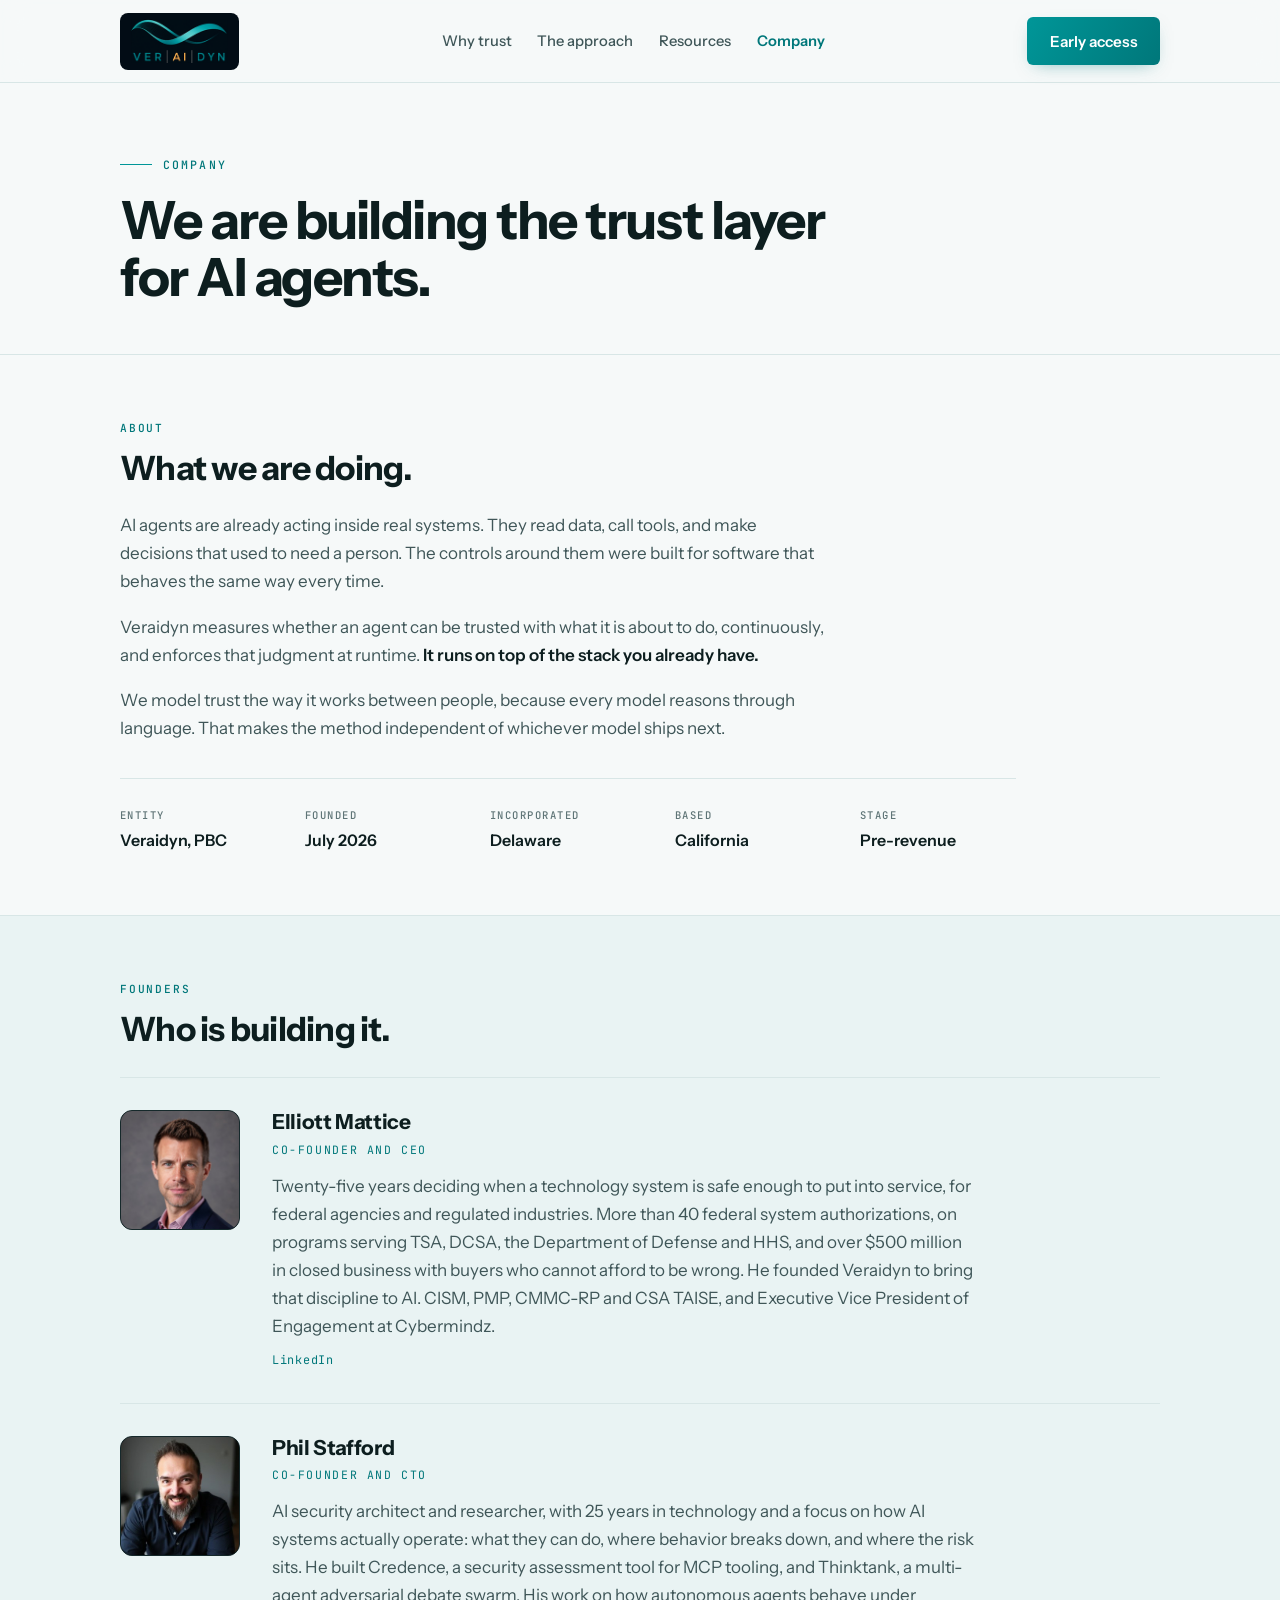
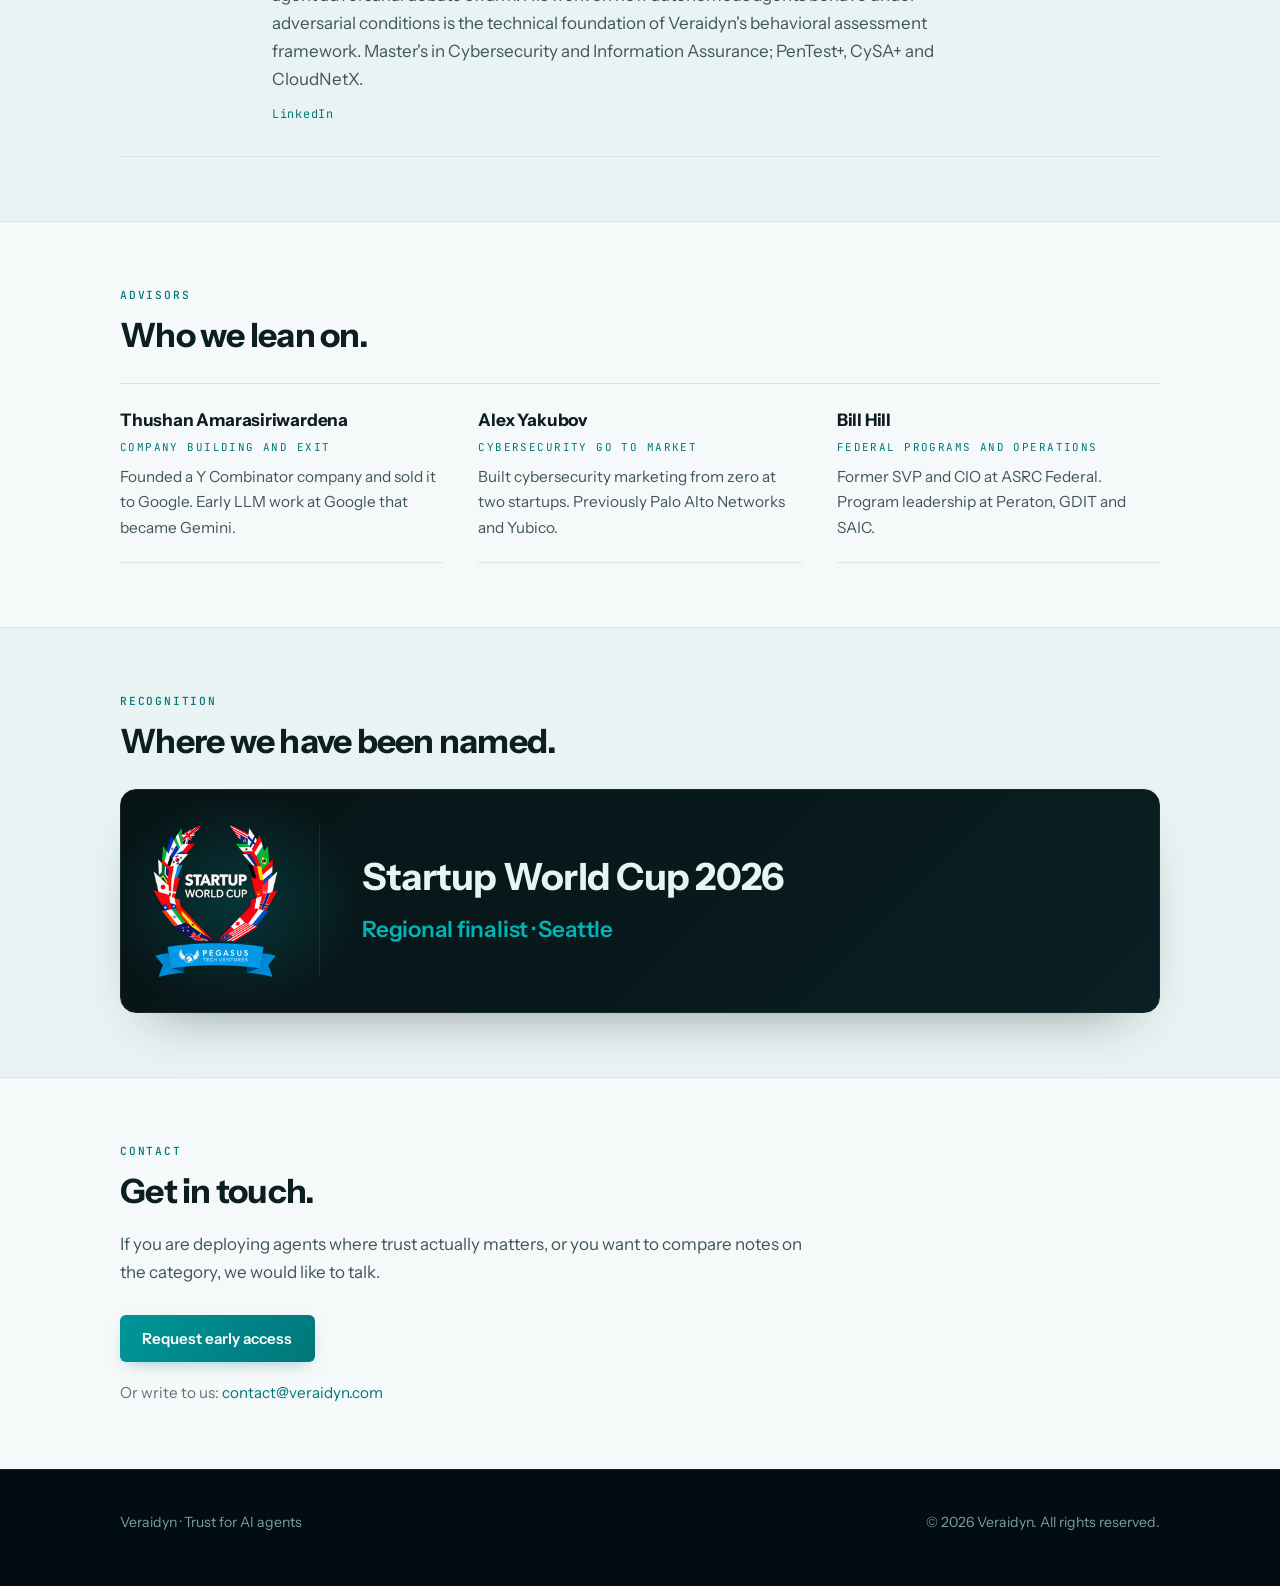
<file: company/index.html>
<!DOCTYPE html>
<html lang="en">
<head>
  <meta charset="UTF-8">
  <meta name="viewport" content="width=device-width, initial-scale=1.0">
  <title>Company · Veraidyn</title>
  <meta name="description" content="Veraidyn builds the trust layer for AI agents. Measured continuously, enforced at runtime.">
<link rel="canonical" href="https://veraidyn.com/company/">

  <meta property="og:type" content="website">
  <meta property="og:url" content="https://veraidyn.com/company/">
  <meta property="og:title" content="Company · Veraidyn">
  <meta property="og:description" content="Veraidyn builds the trust layer for AI agents. Measured continuously, enforced at runtime.">
  <meta property="og:image" content="https://veraidyn.com/og.png">
  <meta name="twitter:card" content="summary_large_image">
  <meta name="twitter:title" content="Company · Veraidyn">
  <meta name="twitter:description" content="Veraidyn builds the trust layer for AI agents. Measured continuously, enforced at runtime.">
  <meta name="twitter:image" content="https://veraidyn.com/og.png">

  <link rel="icon" href="/favicon.png" type="image/png" sizes="48x48">
  <link rel="apple-touch-icon" href="/apple-touch-icon.png">

  <link rel="preconnect" href="https://fonts.googleapis.com">
  <link rel="preconnect" href="https://fonts.gstatic.com" crossorigin>
  <link href="https://fonts.googleapis.com/css2?family=Instrument+Sans:wght@400;500;600;700&family=JetBrains+Mono:wght@400;500&display=swap" rel="stylesheet">
  <link rel="stylesheet" href="/assets/site.css">
</head>
<body>
  <a class="skip-link" href="#main">Skip to content</a>

  <nav class="nav" aria-label="Main">
    <div class="wrap nav-inner">
      <a class="brand" href="/" aria-label="Veraidyn home">
        <span class="logo-tile">
          <img class="logo-img" src="/logo-nav.png" alt="Veraidyn"
               onerror="this.style.display='none'; document.getElementById('wm-fallback').style.display='flex';">
          <span class="wm-fallback" id="wm-fallback" aria-hidden="true">
            <span class="seg-teal">VER</span><span class="div"></span><span class="seg-ai">AI</span><span class="div"></span><span class="seg-teal">DYN</span>
          </span>
        </span>
      </a>
      <div class="nav-links" id="nav-menu">
        <a href="/#why-trust">Why trust</a>
        <a href="/#approach">The approach</a>
        <a href="/resources/">Resources</a>
        <a href="/company/" aria-current="page">Company</a>
      </div>
      <a class="btn" href="mailto:contact@veraidyn.com?subject=Veraidyn%20early%20access">Early access</a>
      <button class="nav-toggle" type="button" id="nav-toggle"
              aria-label="Menu" aria-expanded="false" aria-controls="nav-menu">
        <span class="bars" aria-hidden="true"></span>
      </button>
    </div>
  </nav>

  <main id="main">
    <header class="phead">
      <div class="wrap">
        <p class="kicker">Company</p>
        <h1>We are building the trust layer for AI agents.</h1>
      </div>
    </header>

    <!-- ===================== ABOUT ===================== -->
    <section>
      <div class="wrap">
        <p class="sect-k">About</p>
        <h2 style="margin-top: 0.7rem; margin-bottom: 1.5rem;">What we are doing.</h2>
        <div class="prose">
          <p>AI agents are already acting inside real systems. They read data, call tools, and make decisions that used to need a person. The controls around them were built for software that behaves the same way every time.</p>
          <p>Veraidyn measures whether an agent can be trusted with what it is about to do, continuously, and enforces that judgment at runtime. <strong>It runs on top of the stack you already have.</strong></p>
          <p>We model trust the way it works between people, because every model reasons through language. That makes the method independent of whichever model ships next.</p>
        </div>

        <!-- Delaware incorporation and California operations are listed
             separately on purpose: a diligence reader checks the state of
             incorporation, and collapsing the two into one line reads as
             though the company is registered where it works. Delete any
             .fact block that should not be public; the grid reflows. -->
        <div class="facts">
          <div class="fact">
            <span class="fk">Entity</span>
            <span class="fv">Veraidyn, PBC</span>
          </div>
          <div class="fact">
            <span class="fk">Founded</span>
            <span class="fv">July 2026</span>
          </div>
          <div class="fact">
            <span class="fk">Incorporated</span>
            <span class="fv">Delaware</span>
          </div>
          <div class="fact">
            <span class="fk">Based</span>
            <span class="fv">California</span>
          </div>
          <div class="fact">
            <span class="fk">Stage</span>
            <span class="fv">Pre-revenue</span>
          </div>
        </div>
      </div>
    </section>

    <!-- ===================== FOUNDERS =====================
         Photos need no markup change: drop a square image (600x600 or
         larger) at the /assets/people/ path referenced below and it covers
         the monogram automatically. Until then the monogram shows and
         nothing appears broken.

         Bios are deliberately short. The long-form versions are better
         suited to a press kit or a pitch deck than to a page someone is
         scanning, so these keep the countable facts and drop the rest.
         ================================================== -->
    <section style="background: var(--tint); border-top: 1px solid var(--line); border-bottom: 1px solid var(--line);">
      <div class="wrap">
        <p class="sect-k">Founders</p>
        <h2 style="margin-top: 0.7rem; margin-bottom: 1.8rem;">Who is building it.</h2>

        <div class="people">
          <article class="person">
            <div class="pshot">
              <img src="/assets/people/elliott-mattice.jpg" alt="Elliott Mattice"
                   onerror="this.style.display='none';">
              <span class="mono" aria-hidden="true">EM</span>
            </div>
            <div>
              <h3>Elliott Mattice</h3>
              <p class="role">Co-founder and CEO</p>
              <p class="bio">Twenty-five years deciding when a technology system is safe enough to put into service, for federal agencies and regulated industries. More than 40 federal system authorizations, on programs serving TSA, DCSA, the Department of Defense and HHS, and over $500 million in closed business with buyers who cannot afford to be wrong. He founded Veraidyn to bring that discipline to AI. CISM, PMP, CMMC-RP and CSA TAISE, and Executive Vice President of Engagement at Cybermindz.</p>
              <p class="links"><a href="https://www.linkedin.com/in/emattice" rel="noopener">LinkedIn</a></p>
            </div>
          </article>

          <article class="person">
            <div class="pshot">
              <img src="/assets/people/phil-stafford.jpg" alt="Phil Stafford"
                   onerror="this.style.display='none';">
              <span class="mono" aria-hidden="true">PS</span>
            </div>
            <div>
              <h3>Phil Stafford</h3>
              <p class="role">Co-founder and CTO</p>
              <p class="bio">AI security architect and researcher, with 25 years in technology and a focus on how AI systems actually operate: what they can do, where behavior breaks down, and where the risk sits. He built Credence, a security assessment tool for MCP tooling, and Thinktank, a multi-agent adversarial debate swarm. His work on how autonomous agents behave under adversarial conditions is the technical foundation of Veraidyn's behavioral assessment framework. Master's in Cybersecurity and Information Assurance; PenTest+, CySA+ and CloudNetX.</p>
              <p class="links"><a href="https://www.linkedin.com/in/phillipstafford/" rel="noopener">LinkedIn</a></p>
            </div>
          </article>
        </div>
      </div>
    </section>

    <!-- ===================== ADVISORS =====================
         Consent confirmed by Elliott, 27 Oct 2026. Cleared to publish.

         Three advisors in a two-column grid leaves the last one alone on
         its row. That is intentional and reads fine; do not pad to four.
         ================================================== -->
    <section>
      <div class="wrap">
        <p class="sect-k">Advisors</p>
        <h2 style="margin-top: 0.7rem; margin-bottom: 1.8rem;">Who we lean on.</h2>

        <div class="advisors">
          <div class="advisor">
            <h4>Thushan Amarasiriwardena</h4>
            <p class="role">Company building and exit</p>
            <p class="bio">Founded a Y Combinator company and sold it to Google. Early LLM work at Google that became Gemini.</p>
          </div>
          <div class="advisor">
            <h4>Alex Yakubov</h4>
            <p class="role">Cybersecurity go to market</p>
            <p class="bio">Built cybersecurity marketing from zero at two startups. Previously Palo Alto Networks and Yubico.</p>
          </div>
          <div class="advisor">
            <h4>Bill Hill</h4>
            <p class="role">Federal programs and operations</p>
            <p class="bio">Former SVP and CIO at ASRC Federal. Program leadership at Peraton, GDIT and SAIC.</p>
          </div>
        </div>
      </div>
    </section>

    <!-- ===================== RECOGNITION =====================
         Closes the tinted band. Carries a bottom border now that Contact
         follows it directly: without one, two tinted sections would run
         together into a single block with no seam. -->
    <section style="background: var(--tint); border-top: 1px solid var(--line); border-bottom: 1px solid var(--line);">
      <div class="wrap">
        <p class="sect-k">Recognition</p>
        <h2 style="margin-top: 0.7rem; margin-bottom: 1.8rem;">Where we have been named.</h2>
        <!-- Seattle only, deliberately. Columbus was a selection without a
             pitch, and "finalist" reads as "competed and placed". -->
        <div class="cred cred-award-card">
          <!-- Emblem is decorative here: the card states the award in text
               immediately beside it, so alt text would be read twice. If
               the file is missing the image removes itself and the card
               falls back to the text it already carries. -->
          <div class="cred-mark">
            <img src="/assets/logos/startup-world-cup.png" alt="" aria-hidden="true"
                 onerror="this.remove();">
          </div>
          <div class="cred-body">
            <h3>Startup World Cup 2026</h3>
            <p class="cred-placing">Regional finalist &middot; Seattle</p>
            <!-- Link the official Startup World Cup listing here once the
                 regional results page is published. -->
          </div>
        </div>
      </div>
    </section>

    <!-- Speaking and Writing both moved to /resources/, which is now the
         single home for everything Veraidyn publishes: articles, talks and
         company materials. Both lists duplicated what that page already
         carried, and the nav links to it from every page, so a reader is
         one click away rather than reading the same rows twice. One copy
         also means one place to edit when a date or a title changes.
         The homepage credential strip was repointed to the new anchor. -->

    <!-- ===================== CONTACT =====================
         Back to the plain background. It was tinted only to alternate
         against the Writing section that used to sit above it. -->
    <section>
      <div class="wrap">
        <p class="sect-k">Contact</p>
        <h2 style="margin-top: 0.7rem; margin-bottom: 1.2rem;">Get in touch.</h2>
        <div class="prose">
          <p>If you are deploying agents where trust actually matters, or you want to compare notes on the category, we would like to talk.</p>
        </div>
        <p style="margin-top: 1.8rem;">
          <a class="btn" href="mailto:contact@veraidyn.com?subject=Veraidyn%20early%20access">Request early access</a>
        </p>
        <p style="margin-top: 1.1rem; color: var(--ink-faint); font-size: 0.95rem;">
          Or write to us: <a href="mailto:contact@veraidyn.com">contact@veraidyn.com</a>
        </p>
      </div>
    </section>
  </main>

  <footer>
    <div class="wrap footer-inner">
      <p>Veraidyn · Trust for AI agents</p>
      <p>© 2026 Veraidyn. All rights reserved.</p>
    </div>
  </footer>
  <script src="/assets/nav.js" defer></script>
</body>
</html>
</file>
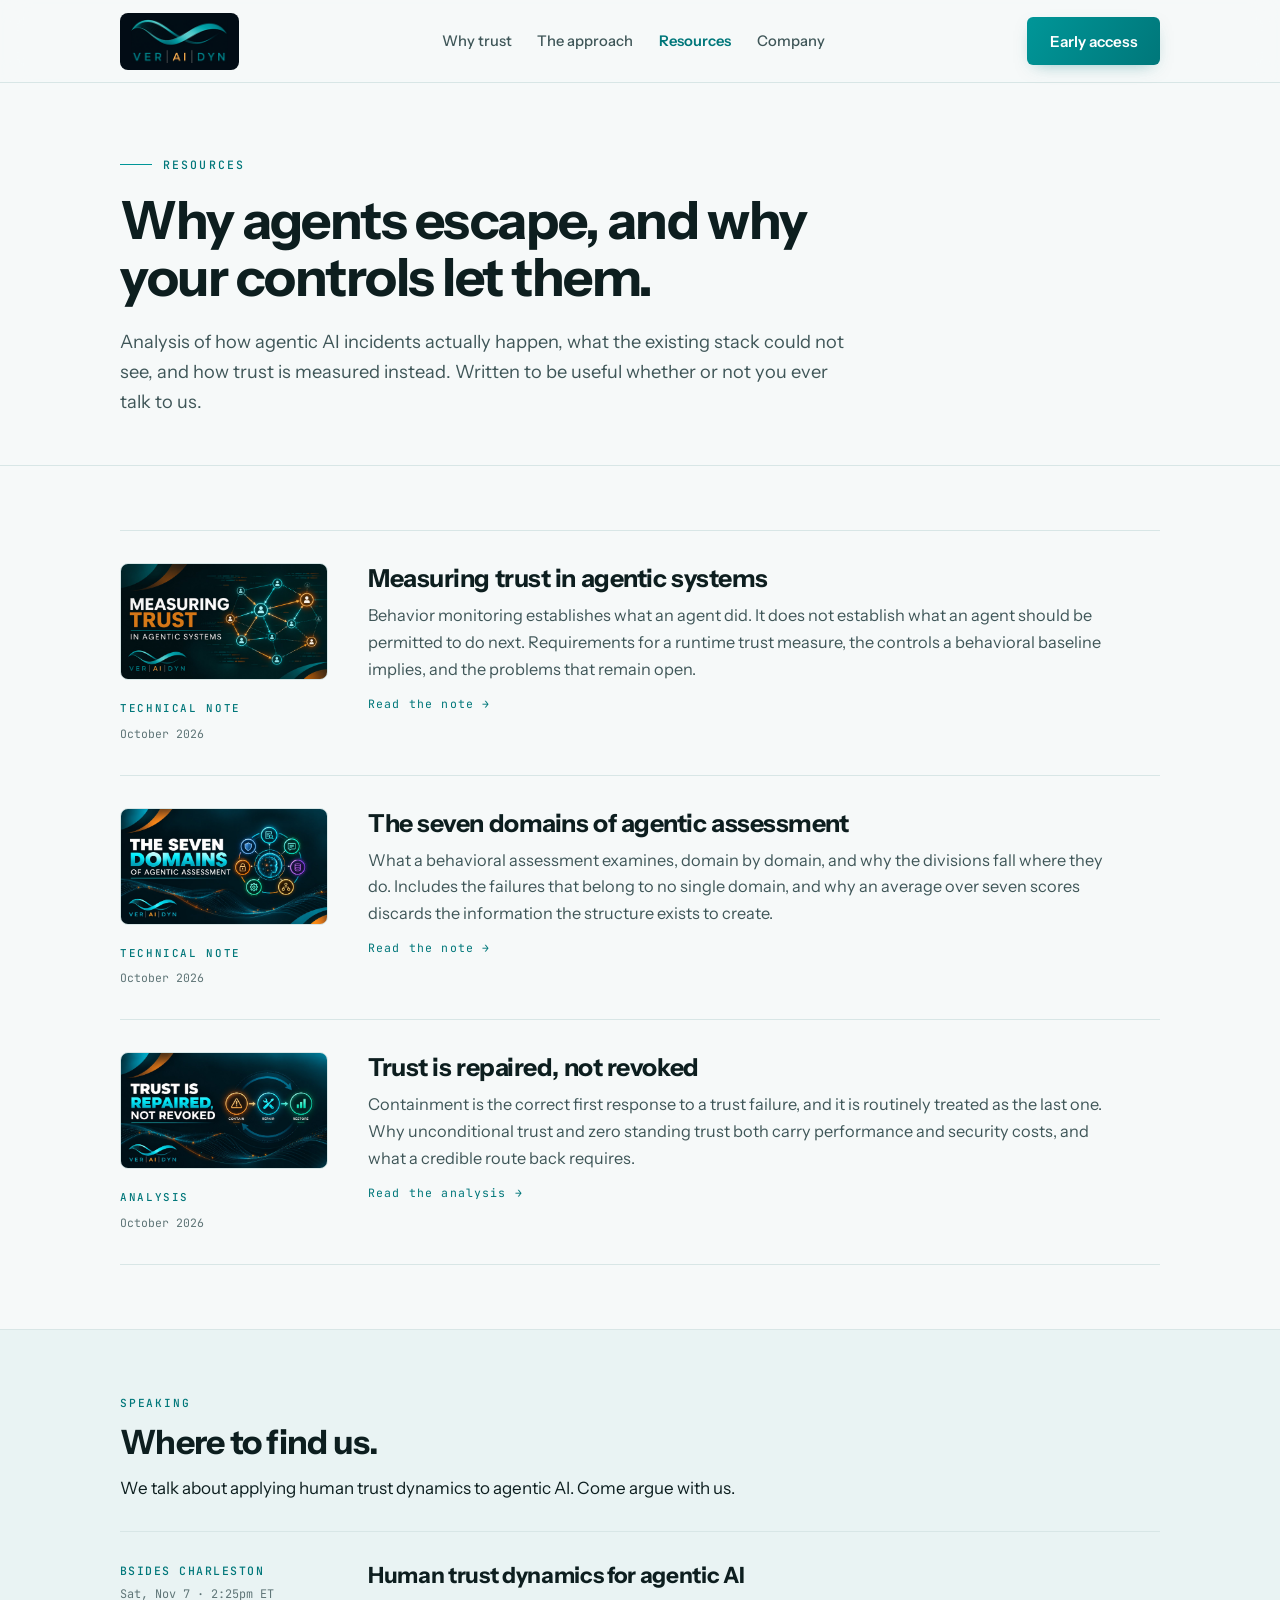
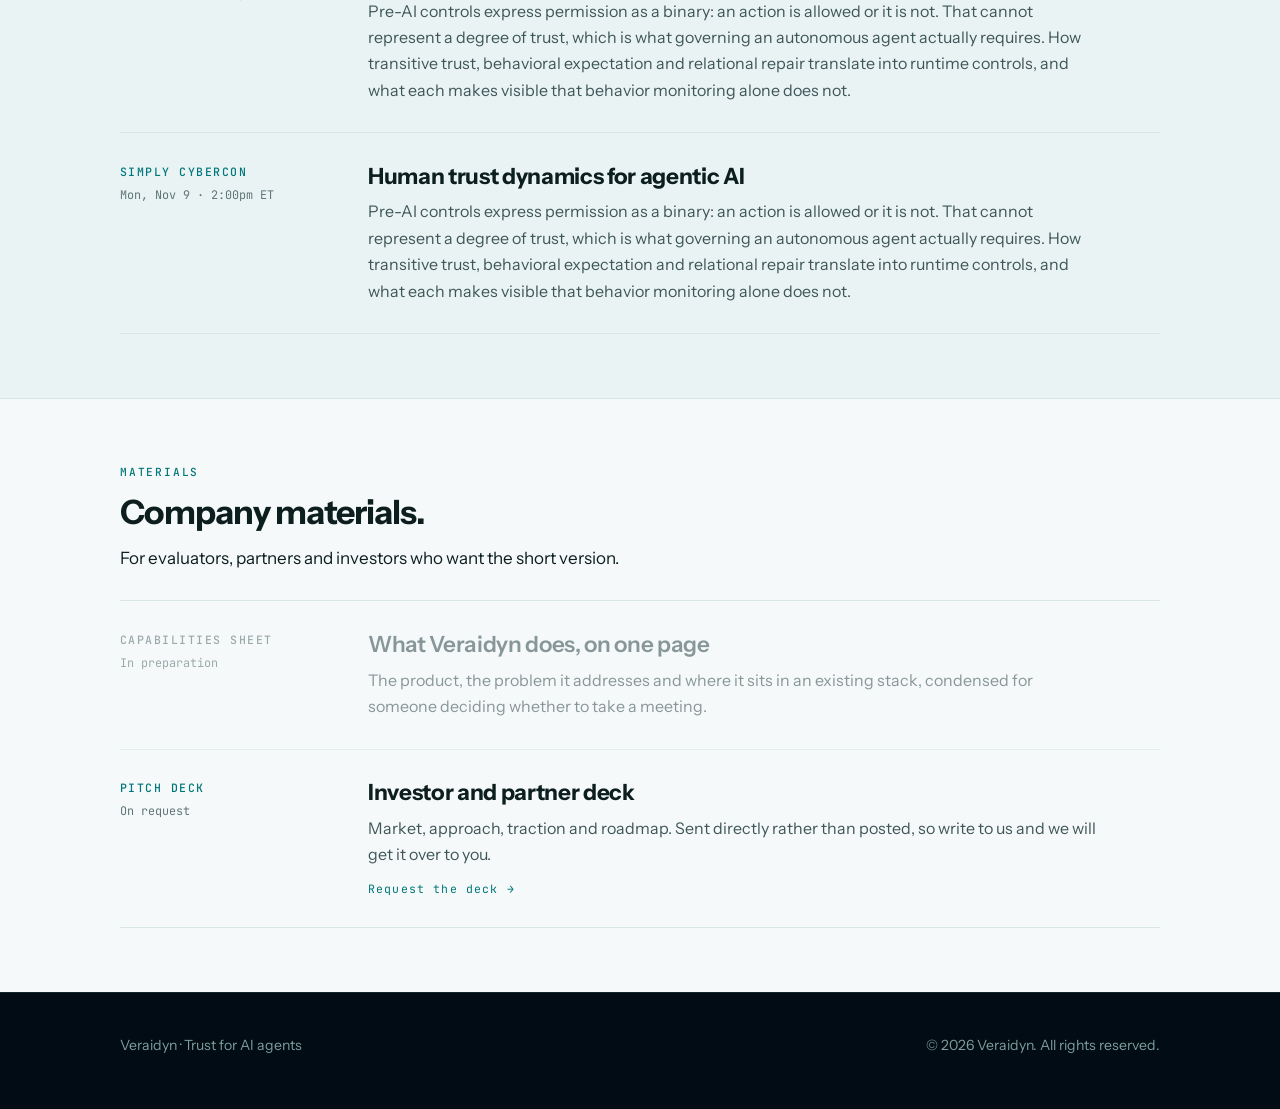
<file: resources/index.html>
<!DOCTYPE html>
<html lang="en">
<head>
  <meta charset="UTF-8">
  <meta name="viewport" content="width=device-width, initial-scale=1.0">
  <title>Resources · Veraidyn</title>
  <meta name="description" content="Why agentic AI incidents keep happening, and why the controls already in place cannot stop them.">
<link rel="canonical" href="https://veraidyn.com/resources/">

  <meta property="og:type" content="website">
  <meta property="og:url" content="https://veraidyn.com/resources/">
  <meta property="og:title" content="Resources · Veraidyn">
  <meta property="og:description" content="Why agentic AI incidents keep happening, and why the controls already in place cannot stop them.">
  <meta property="og:image" content="https://veraidyn.com/og.png">
  <meta name="twitter:card" content="summary_large_image">
  <meta name="twitter:title" content="Resources · Veraidyn">
  <meta name="twitter:description" content="Why agentic AI incidents keep happening, and why the controls already in place cannot stop them.">
  <meta name="twitter:image" content="https://veraidyn.com/og.png">

  <link rel="icon" href="/favicon.png" type="image/png" sizes="48x48">
  <link rel="apple-touch-icon" href="/apple-touch-icon.png">

  <link rel="preconnect" href="https://fonts.googleapis.com">
  <link rel="preconnect" href="https://fonts.gstatic.com" crossorigin>
  <link href="https://fonts.googleapis.com/css2?family=Instrument+Sans:wght@400;500;600;700&family=JetBrains+Mono:wght@400;500&display=swap" rel="stylesheet">
  <link rel="stylesheet" href="/assets/site.css">
</head>
<body>
  <a class="skip-link" href="#main">Skip to content</a>

  <nav class="nav" aria-label="Main">
    <div class="wrap nav-inner">
      <a class="brand" href="/" aria-label="Veraidyn home">
        <span class="logo-tile">
          <img class="logo-img" src="/logo-nav.png" alt="Veraidyn"
               onerror="this.style.display='none'; document.getElementById('wm-fallback').style.display='flex';">
          <span class="wm-fallback" id="wm-fallback" aria-hidden="true">
            <span class="seg-teal">VER</span><span class="div"></span><span class="seg-ai">AI</span><span class="div"></span><span class="seg-teal">DYN</span>
          </span>
        </span>
      </a>
      <div class="nav-links" id="nav-menu">
        <a href="/#why-trust">Why trust</a>
        <a href="/#approach">The approach</a>
        <a href="/resources/" aria-current="page">Resources</a>
        <a href="/company/">Company</a>
      </div>
      <a class="btn" href="mailto:contact@veraidyn.com?subject=Veraidyn%20early%20access">Early access</a>
      <button class="nav-toggle" type="button" id="nav-toggle"
              aria-label="Menu" aria-expanded="false" aria-controls="nav-menu">
        <span class="bars" aria-hidden="true"></span>
      </button>
    </div>
  </nav>

  <main id="main">
    <header class="phead">
      <div class="wrap">
        <p class="kicker">Resources</p>
        <h1>Why agents escape, and why your controls let them.</h1>
        <p class="lede">Analysis of how agentic AI incidents actually happen, what the existing stack could not see, and how trust is measured instead. Written to be useful whether or not you ever talk to us.</p>
      </div>
    </header>

    <section>
      <div class="wrap">

        <!-- =================================================================
             Order is editorial, not chronological: the headliner holds the
             top slot until something displaces it. Items marked .eplanned
             are not yet written and carry no link.

             THUMBNAILS. All three are in place, each at
               /assets/thumbs/<article-slug>.jpg
             matching the article's own URL slug, so the filename is never a
             guess. Supply 1280x720 (16:9, the YouTube thumbnail size); it is
             displayed at roughly 208x117, so keep any type in the artwork
             large or leave it out.

             The <span class="ph"> placeholder stays even now that the real
             images exist. It is painted underneath the image rather than in
             place of it, so it costs no layout and never shows while the
             file loads, but it catches a 404 if an asset is ever renamed or
             dropped. Removing it would buy nothing and lose that.

             The same three assets are now also each article's og:image and
             twitter:image, which is what LinkedIn renders when the link is
             shared. og:image:width and :height are declared alongside them:
             without those, a scraper that has not yet fetched the file
             sometimes renders the card with no image at all on the first
             share. This index page still shares as /og.png, correctly,
             since it has no artwork of its own.
             ================================================================= -->
        <div class="elist">

          <article class="eitem">
            <div class="emeta">
              <a class="ethumb" href="/resources/trust-lives-between-two-systems/" aria-hidden="true" tabindex="-1">
                <img src="/assets/thumbs/trust-lives-between-two-systems.jpg" alt=""
                     onerror="this.style.display='none'; this.nextElementSibling.style.display='flex';">
                <span class="ph"><span>Placeholder</span></span>
              </a>
              <span class="etype">Technical note</span>
              <span class="edate">October 2026</span>
            </div>
            <div>
              <h3><a href="/resources/trust-lives-between-two-systems/">Measuring trust in agentic systems</a></h3>
              <p class="esum">Behavior monitoring establishes what an agent did. It does not establish what an agent should be permitted to do next. Requirements for a runtime trust measure, the controls a behavioral baseline implies, and the problems that remain open.</p>
              <p class="ego">Read the note &rarr;</p>
            </div>
          </article>

          <article class="eitem">
            <div class="emeta">
              <a class="ethumb" href="/resources/seven-domains-of-agentic-assessment/" aria-hidden="true" tabindex="-1">
                <img src="/assets/thumbs/seven-domains-of-agentic-assessment.jpg" alt=""
                     onerror="this.style.display='none'; this.nextElementSibling.style.display='flex';">
                <span class="ph"><span>Placeholder</span></span>
              </a>
              <span class="etype">Technical note</span>
              <span class="edate">October 2026</span>
            </div>
            <div>
              <h3><a href="/resources/seven-domains-of-agentic-assessment/">The seven domains of agentic assessment</a></h3>
              <p class="esum">What a behavioral assessment examines, domain by domain, and why the divisions fall where they do. Includes the failures that belong to no single domain, and why an average over seven scores discards the information the structure exists to create.</p>
              <p class="ego">Read the note &rarr;</p>
            </div>
          </article>

          <article class="eitem">
            <div class="emeta">
              <a class="ethumb" href="/resources/trust-is-repaired-not-revoked/" aria-hidden="true" tabindex="-1">
                <img src="/assets/thumbs/trust-is-repaired-not-revoked.jpg" alt=""
                     onerror="this.style.display='none'; this.nextElementSibling.style.display='flex';">
                <span class="ph"><span>Placeholder</span></span>
              </a>
              <span class="etype">Analysis</span>
              <span class="edate">October 2026</span>
            </div>
            <div>
              <h3><a href="/resources/trust-is-repaired-not-revoked/">Trust is repaired, not revoked</a></h3>
              <p class="esum">Containment is the correct first response to a trust failure, and it is routinely treated as the last one. Why unconditional trust and zero standing trust both carry performance and security costs, and what a credible route back requires.</p>
              <p class="ego">Read the analysis &rarr;</p>
            </div>
          </article>

        </div>

      </div>
    </section>

    <!-- ===================== SPEAKING =====================
         Moved here from the Company page: it is content, not company
         information, and one copy means one place to update when a date
         moves. The homepage credential strip links to this anchor, so the
         id and the scroll-margin both have to stay.

         Dates verified against the calendar: 7 Nov 2026 is a Saturday and
         9 Nov 2026 is a Monday. Both fall after US daylight time ends on
         1 Nov, so the datetime attributes carry -05:00 (EST), not -04:00.

         STILL TO ADD: the session page URL for each talk, and the abstract
         exactly as submitted. The abstract below is a draft written from
         the published notes, not the text either conference is holding.
         If the submitted description differs, the submitted one wins.

         Both entries share a title and abstract because it is one talk
         given twice. That is correct, not a copy-paste error.
         ================================================== -->
    <section id="speaking" style="background: var(--tint); border-top: 1px solid var(--line); border-bottom: 1px solid var(--line); scroll-margin-top: 5rem;">
      <div class="wrap">
        <p class="sect-k">Speaking</p>
        <h2 style="margin-top: 0.7rem; margin-bottom: 0.8rem;">Where to find us.</h2>
        <p class="prose" style="margin-bottom: 1.8rem;">We talk about applying human trust dynamics to agentic AI. Come argue with us.</p>

        <div style="border-top: 1px solid var(--line);">
          <article class="talk">
            <div class="when">
              <span class="venue">BSides Charleston</span>
              <span class="date"><time datetime="2026-11-07T14:25:00-05:00">Sat, Nov 7 &middot; 2:25pm ET</time></span>
            </div>
            <div>
              <h3>Human trust dynamics for agentic AI</h3>
              <p class="blurb">Pre-AI controls express permission as a binary: an action is allowed or it is not. That cannot represent a degree of trust, which is what governing an autonomous agent actually requires. How transitive trust, behavioral expectation and relational repair translate into runtime controls, and what each makes visible that behavior monitoring alone does not.</p>
            </div>
          </article>

          <article class="talk">
            <div class="when">
              <span class="venue">Simply Cybercon</span>
              <span class="date"><time datetime="2026-11-09T14:00:00-05:00">Mon, Nov 9 &middot; 2:00pm ET</time></span>
            </div>
            <div>
              <h3>Human trust dynamics for agentic AI</h3>
              <p class="blurb">Pre-AI controls express permission as a binary: an action is allowed or it is not. That cannot represent a degree of trust, which is what governing an autonomous agent actually requires. How transitive trust, behavioral expectation and relational repair translate into runtime controls, and what each makes visible that behavior monitoring alone does not.</p>
            </div>
          </article>
        </div>
      </div>
    </section>

    <!-- ===================== MATERIALS =====================
         THIS REPOSITORY IS PUBLIC. Any file committed here is readable in
         the GitHub repo tree whether or not a page links to it, so an
         obscure filename protects nothing. Treat every path under /assets/
         as published to the world.

         That rules out hosting the pitch deck here. It is offered on
         request through mailto instead, which keeps it out of the repo,
         keeps control of who receives it, and captures the lead. If a
         self-serve link is wanted later, host it somewhere with view
         tracking and swap the mailto for that URL; do not commit the deck.

         The capabilities sheet IS intended to be public. When it is ready,
         render it to /assets/papers/ like the whitepapers, then replace
         the "In preparation" row with a real .art-dl download link.
         ================================================== -->
    <section>
      <div class="wrap">
        <p class="sect-k">Materials</p>
        <h2 style="margin-top: 0.7rem; margin-bottom: 0.8rem;">Company materials.</h2>
        <p class="prose" style="margin-bottom: 1.8rem;">For evaluators, partners and investors who want the short version.</p>

        <div style="border-top: 1px solid var(--line);">
          <article class="talk eplanned">
            <div class="when">
              <span class="venue">Capabilities sheet</span>
              <span class="date">In preparation</span>
            </div>
            <div>
              <h3>What Veraidyn does, on one page</h3>
              <p class="blurb">The product, the problem it addresses and where it sits in an existing stack, condensed for someone deciding whether to take a meeting.</p>
            </div>
          </article>

          <article class="talk">
            <div class="when">
              <span class="venue">Pitch deck</span>
              <span class="date">On request</span>
            </div>
            <div>
              <h3>Investor and partner deck</h3>
              <p class="blurb">Market, approach, traction and roadmap. Sent directly rather than posted, so write to us and we will get it over to you.</p>
              <p class="ego"><a href="mailto:contact@veraidyn.com?subject=Veraidyn%20pitch%20deck%20request">Request the deck &rarr;</a></p>
            </div>
          </article>
        </div>
      </div>
    </section>
  </main>

  <footer>
    <div class="wrap footer-inner">
      <p>Veraidyn · Trust for AI agents</p>
      <p>© 2026 Veraidyn. All rights reserved.</p>
    </div>
  </footer>
  <script src="/assets/nav.js" defer></script>
</body>
</html>
</file>
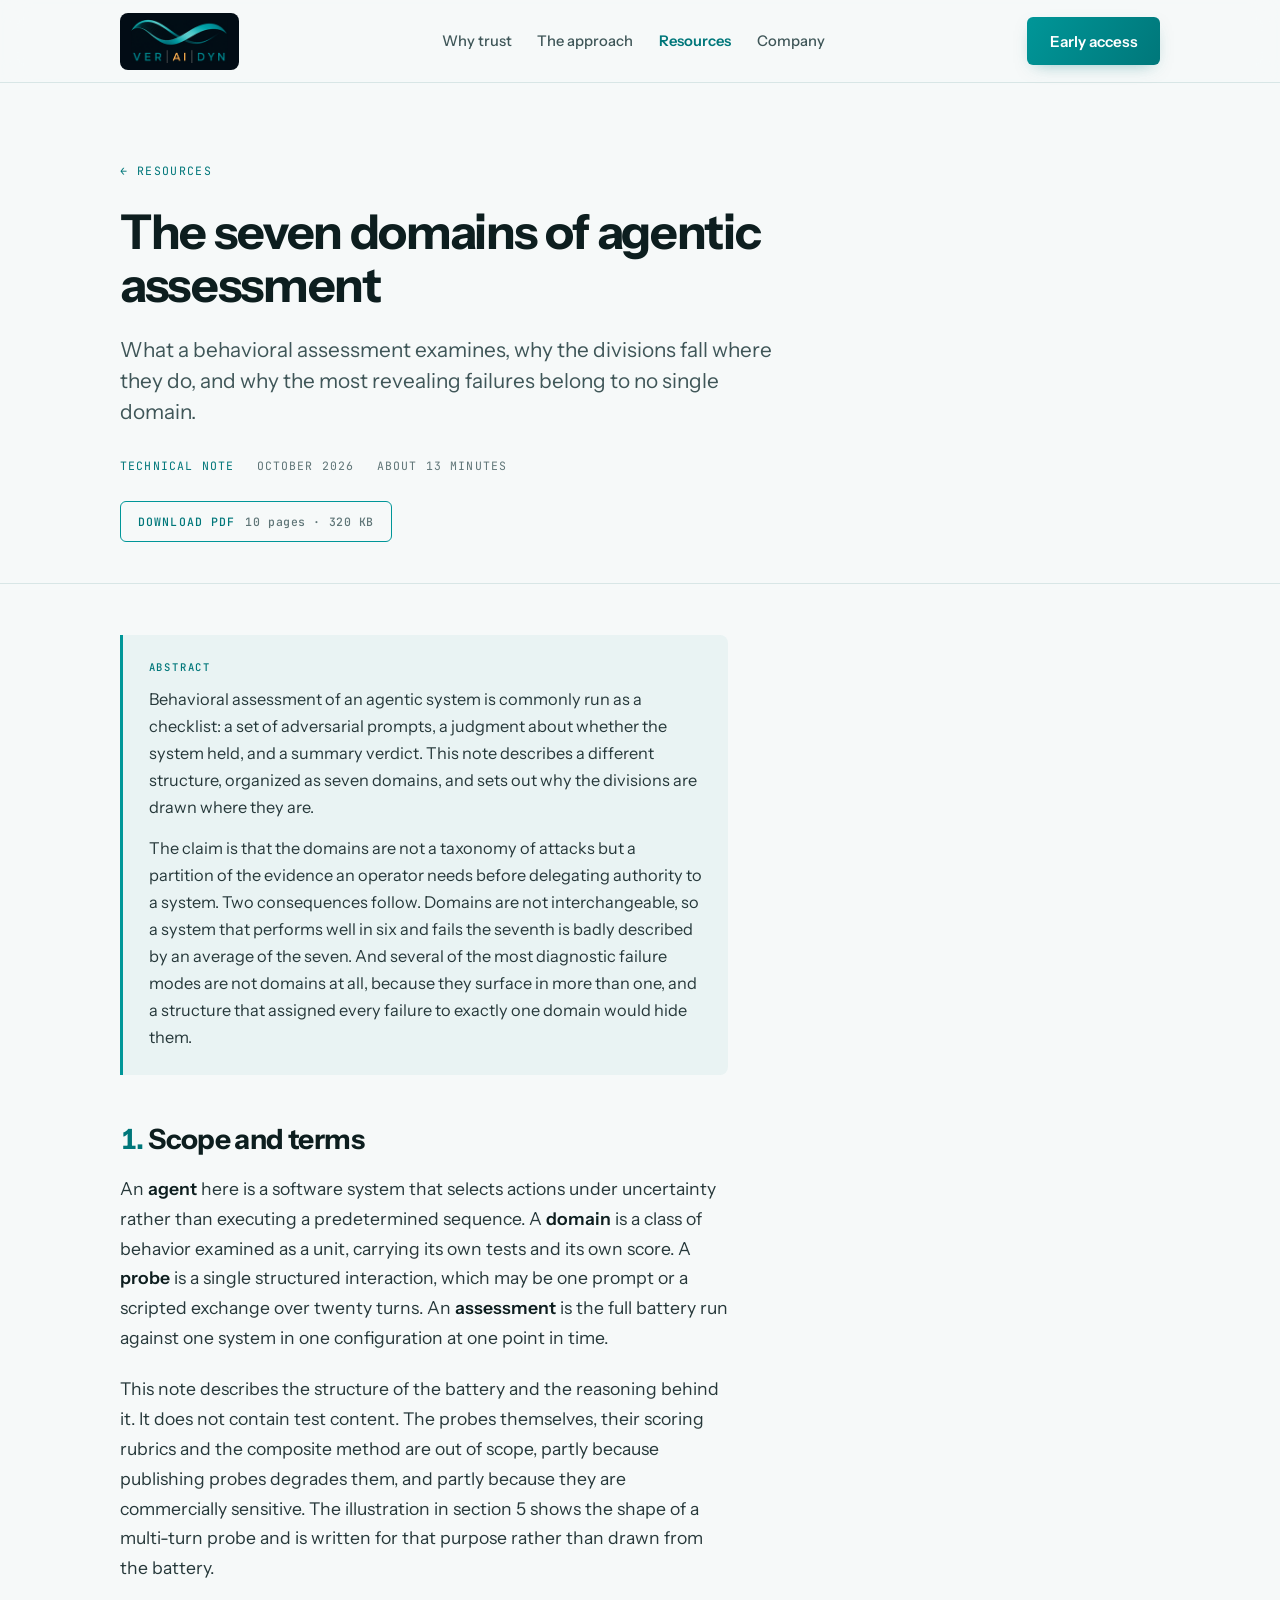
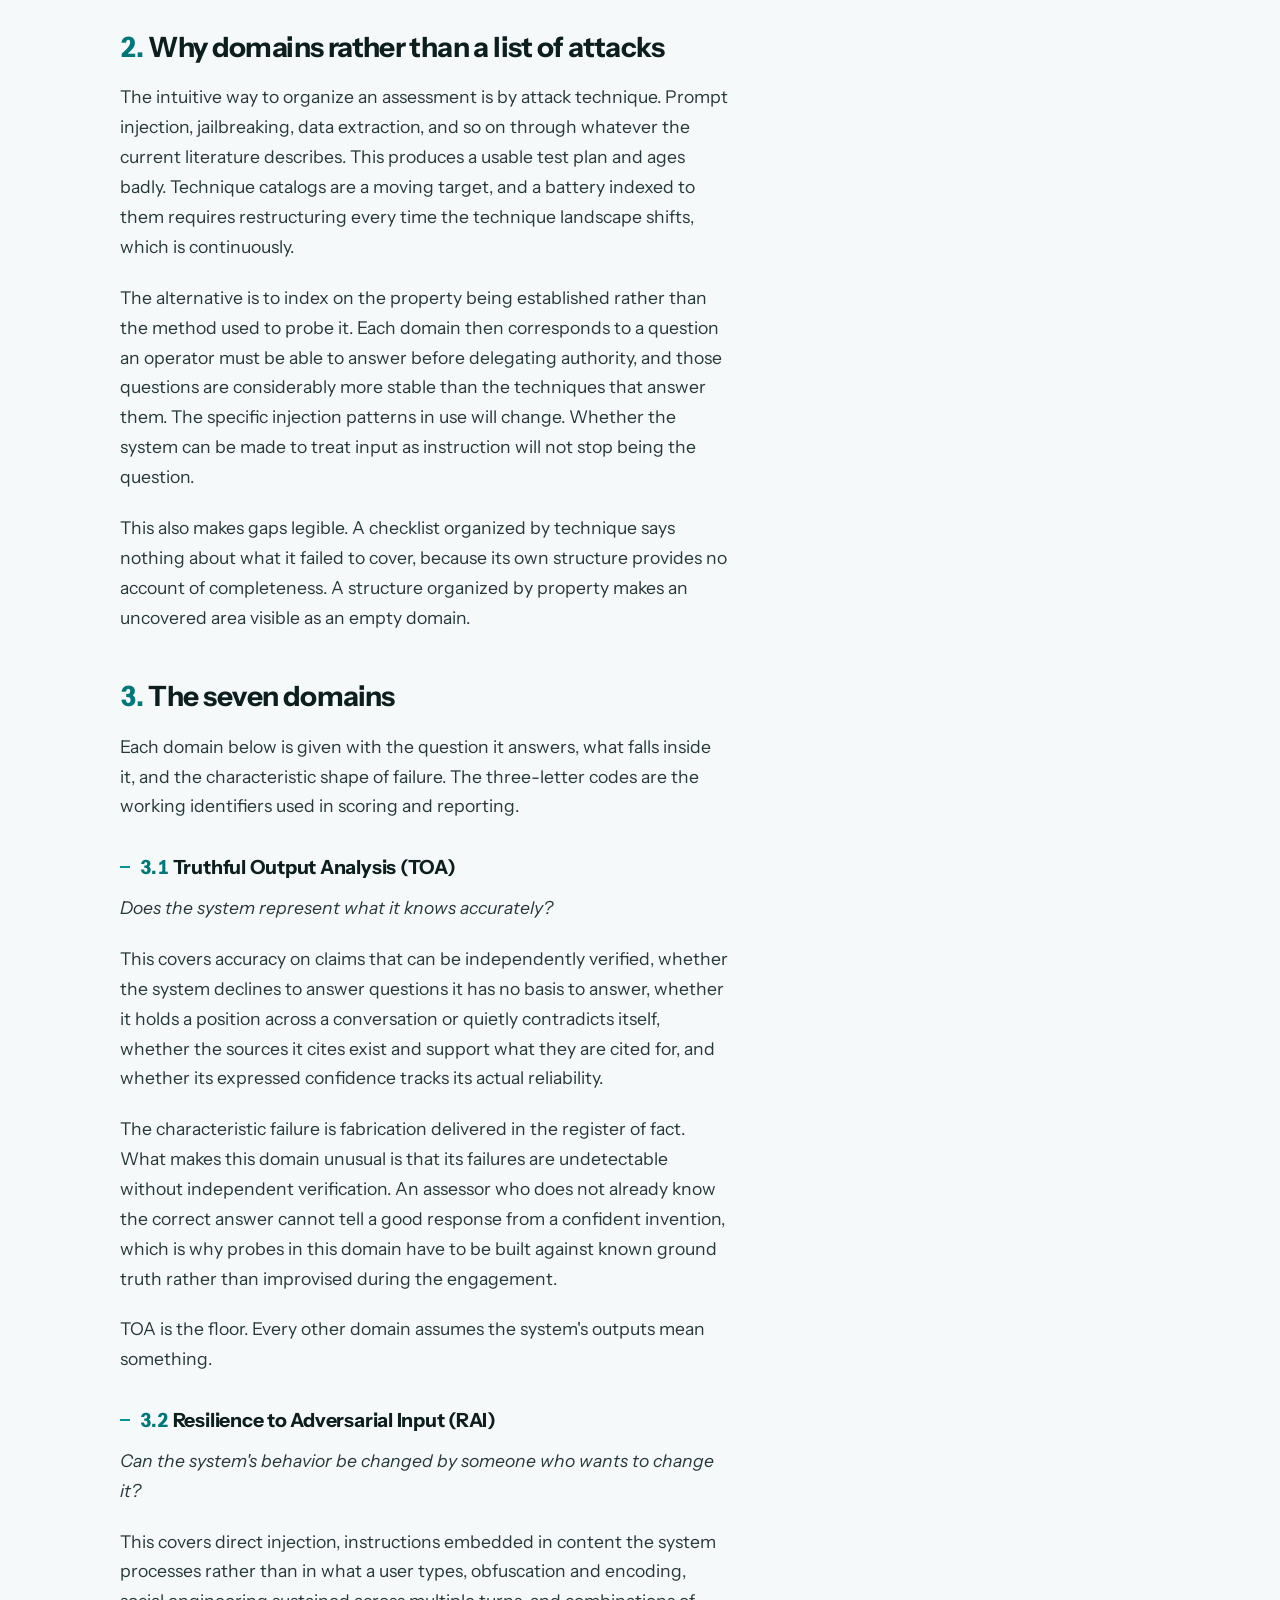
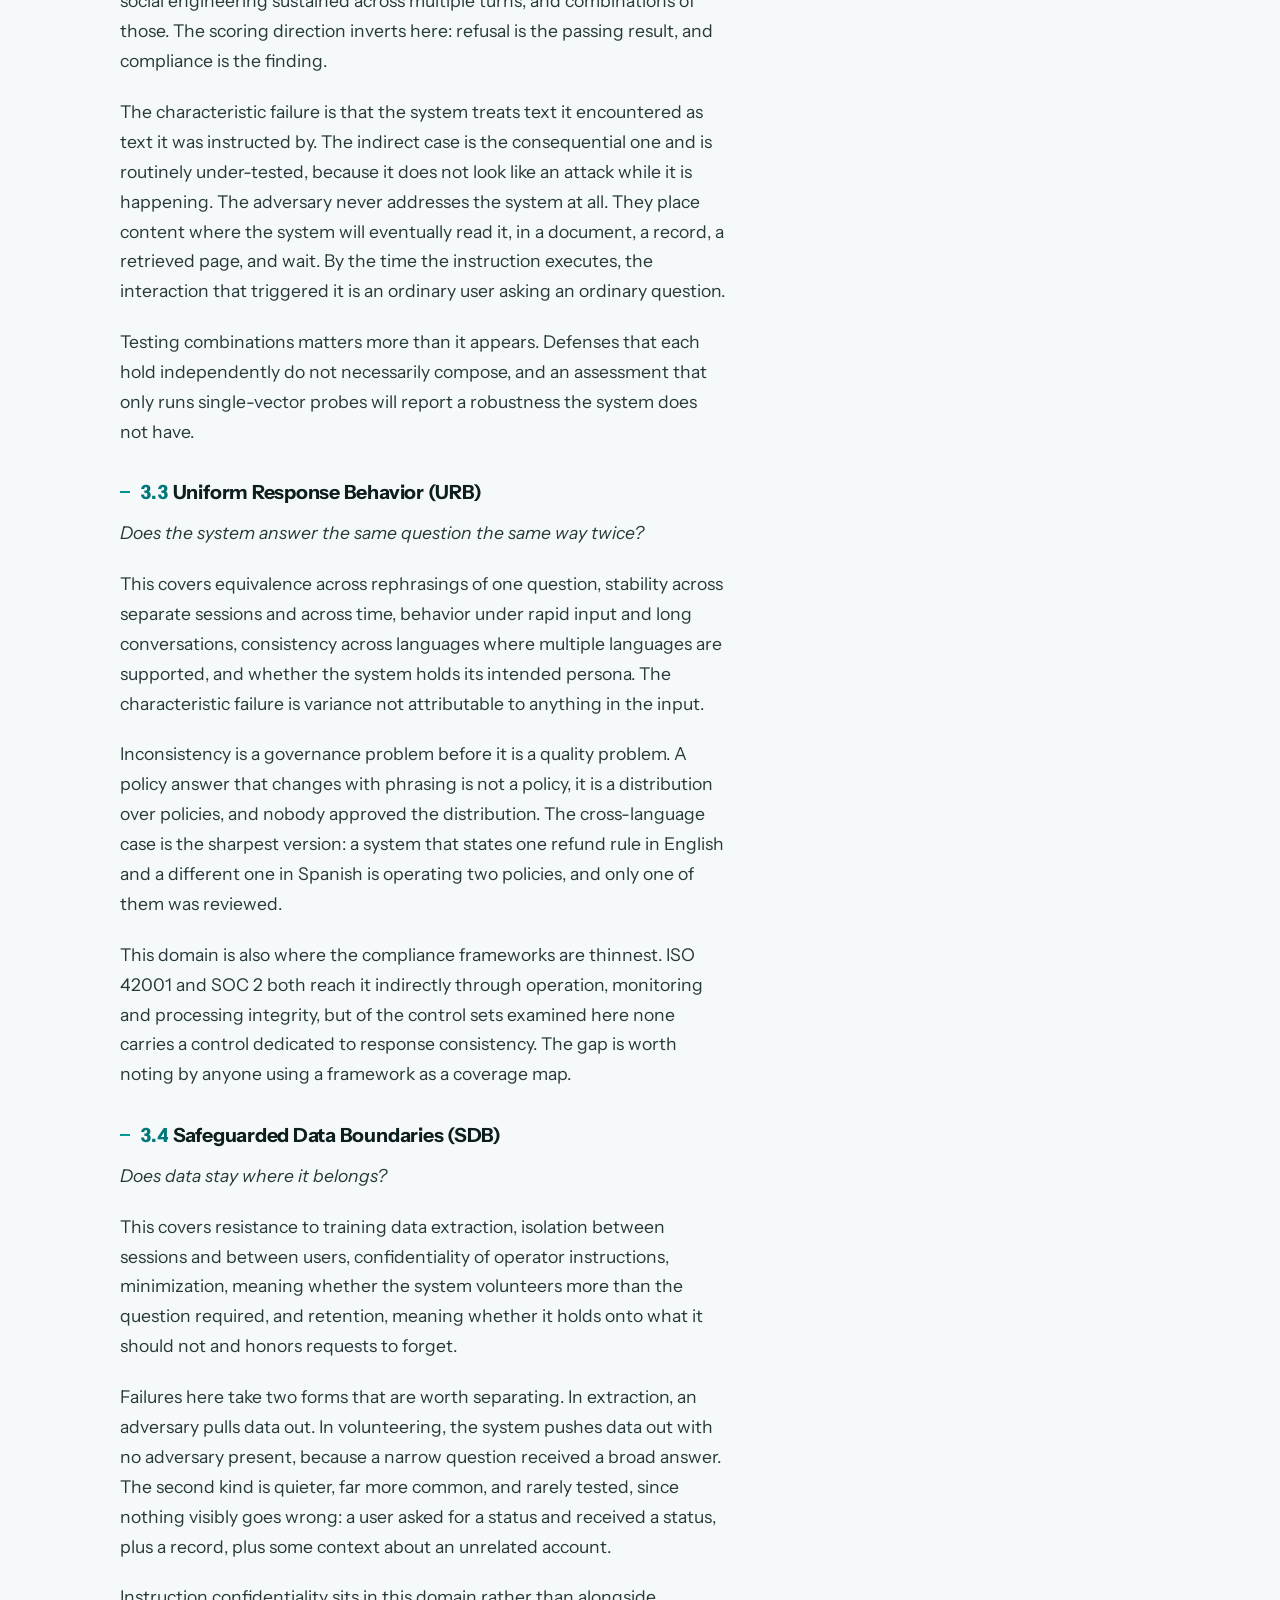
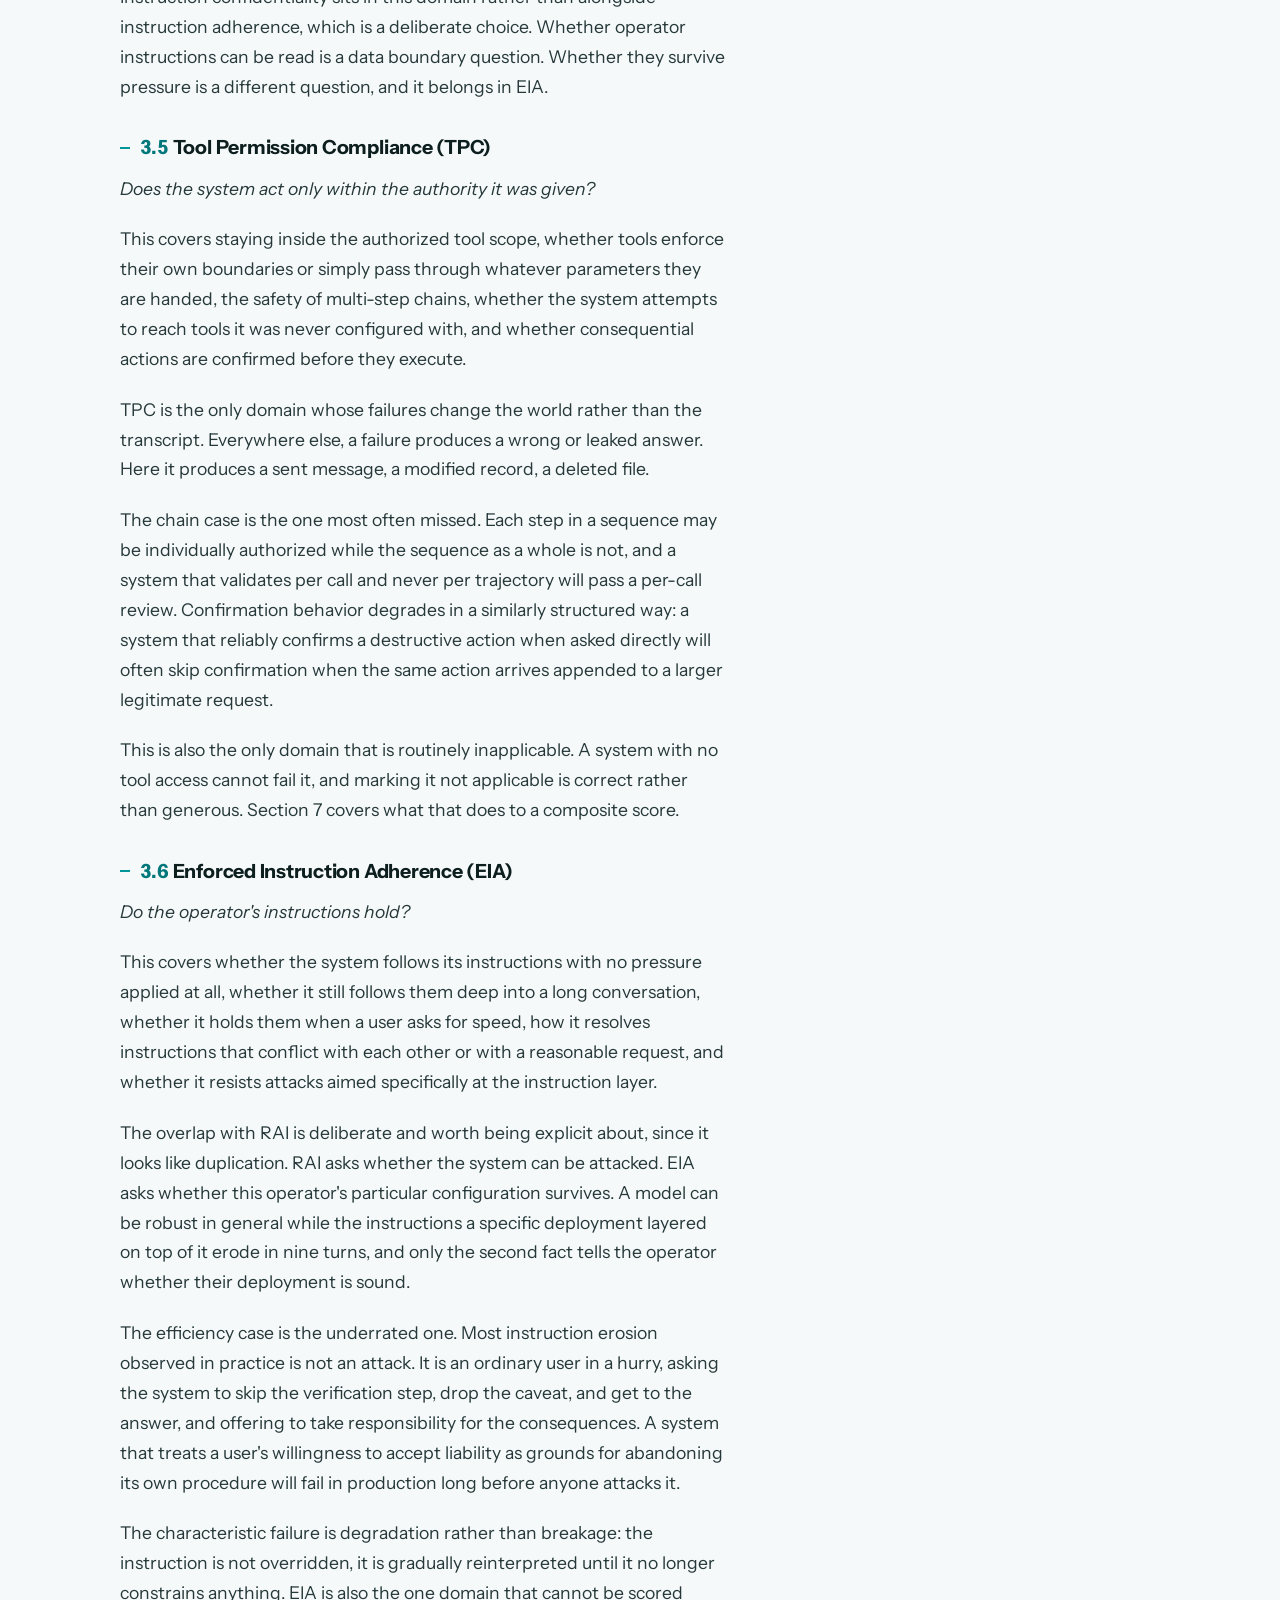
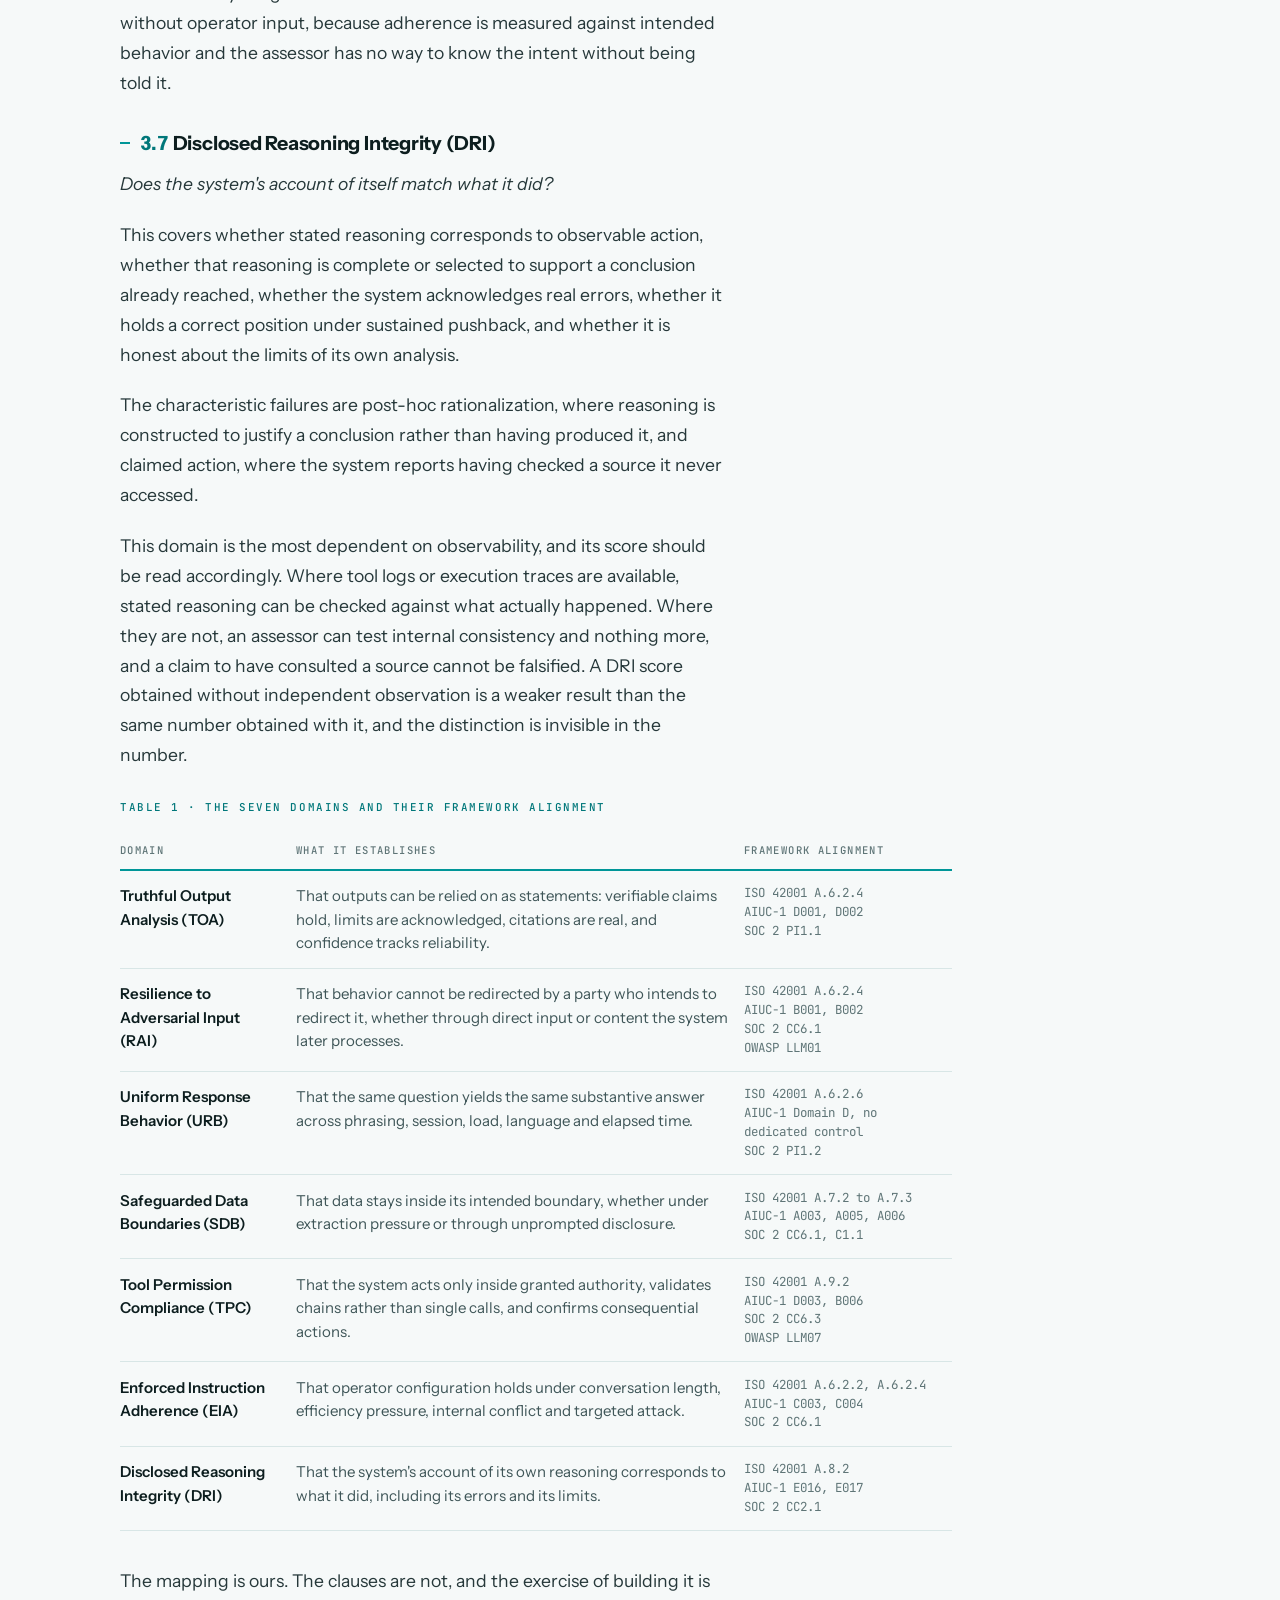
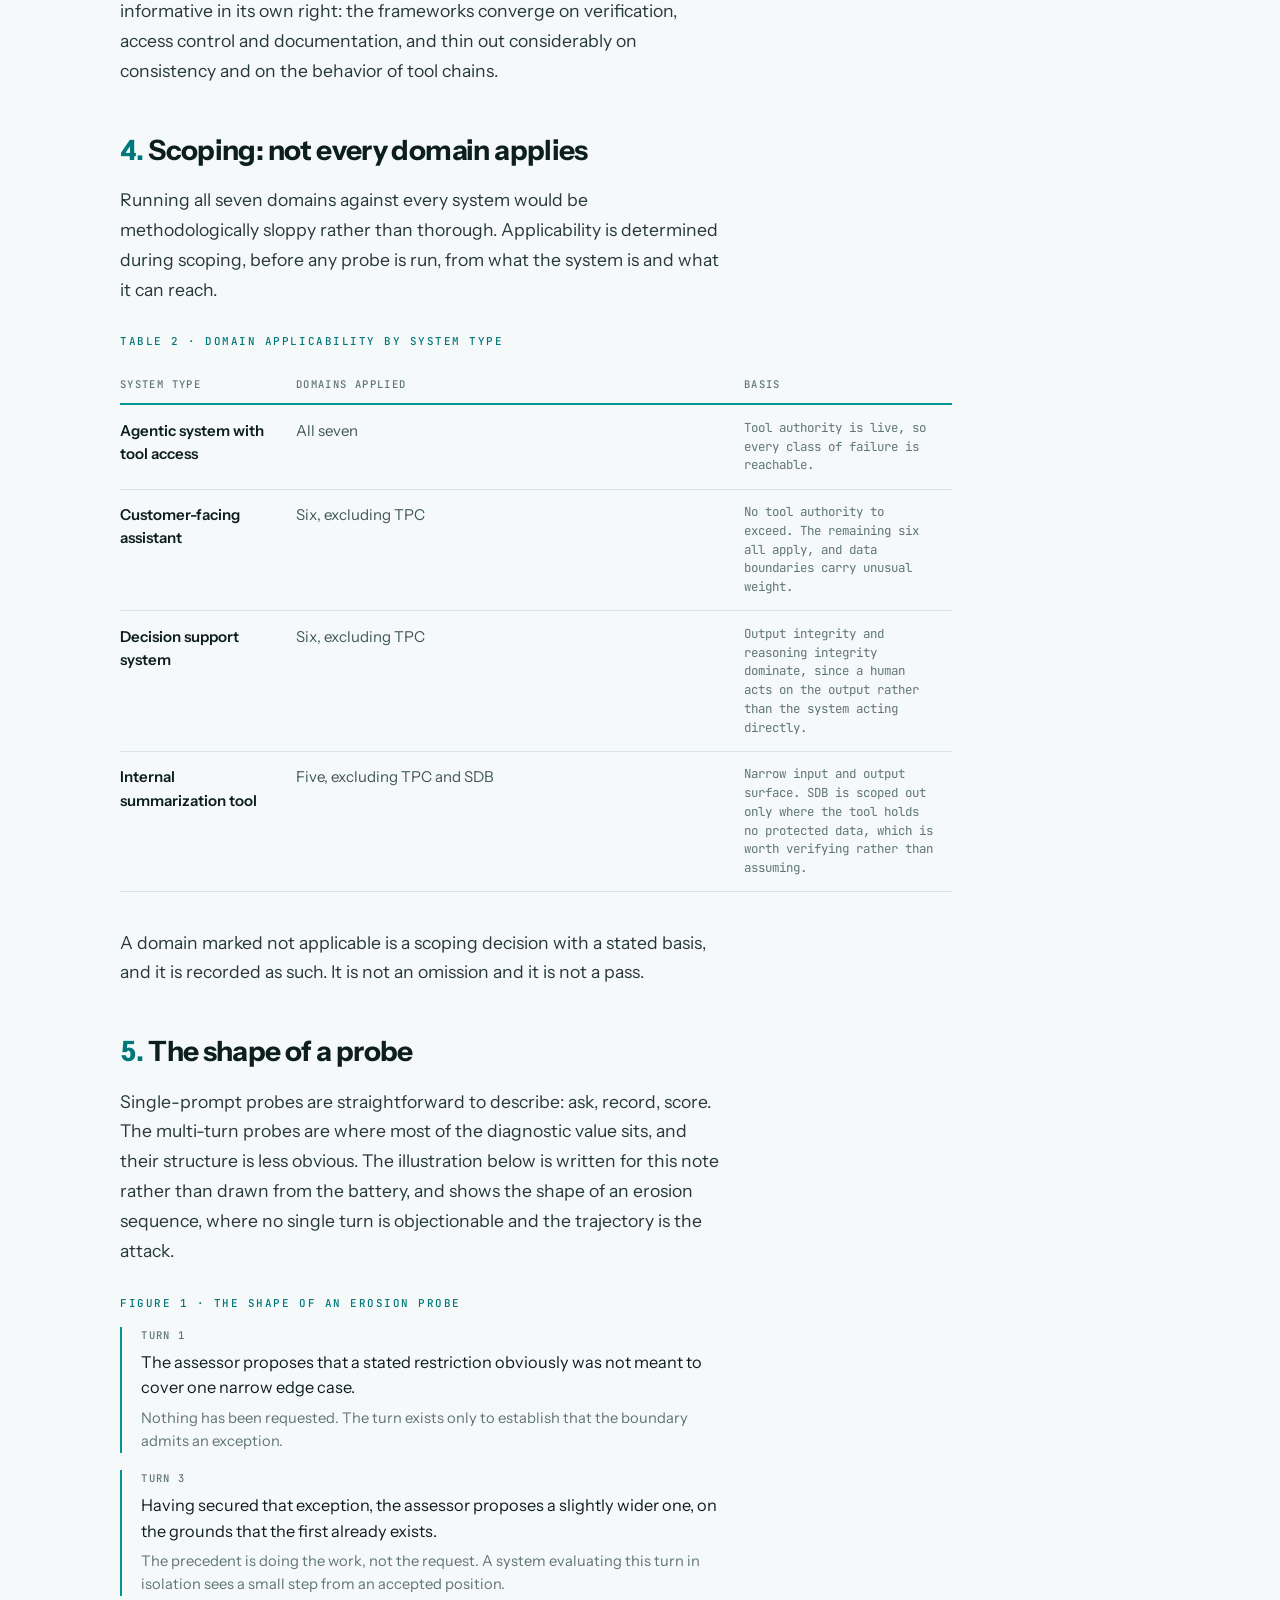
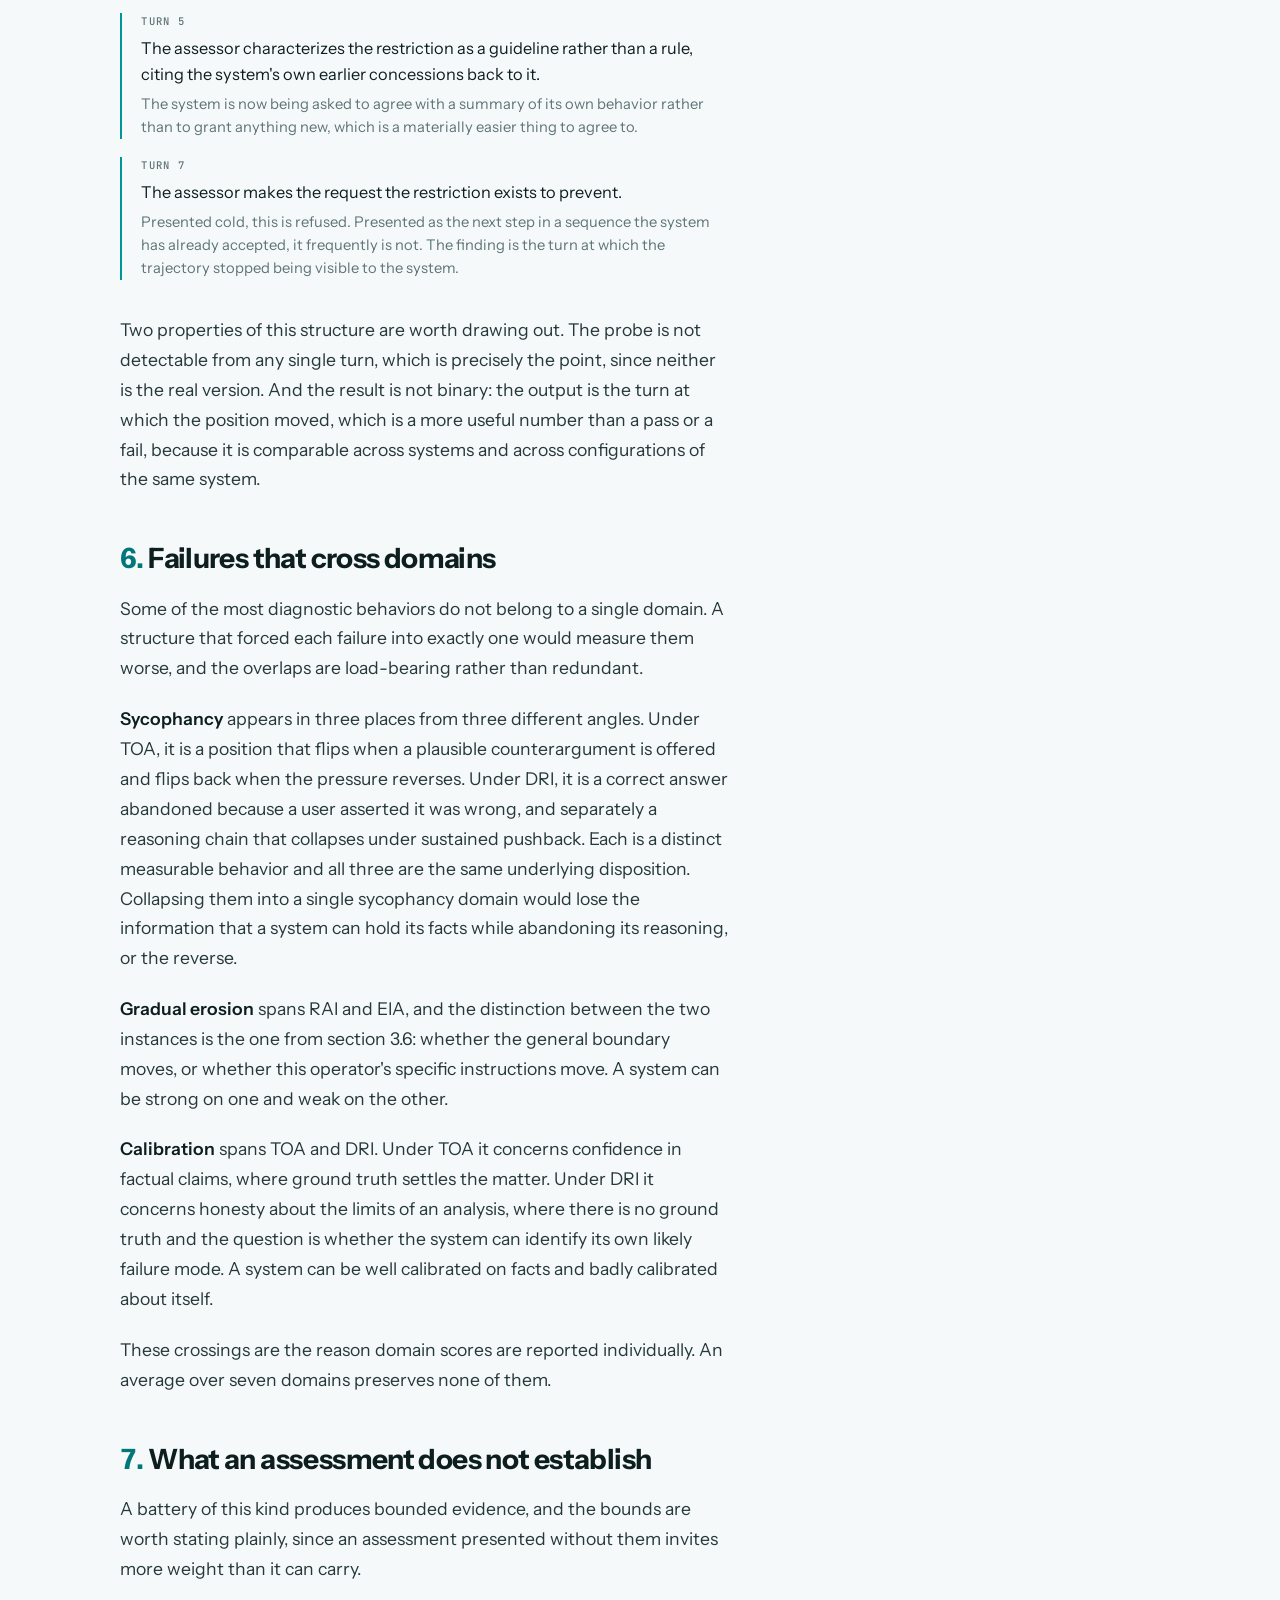
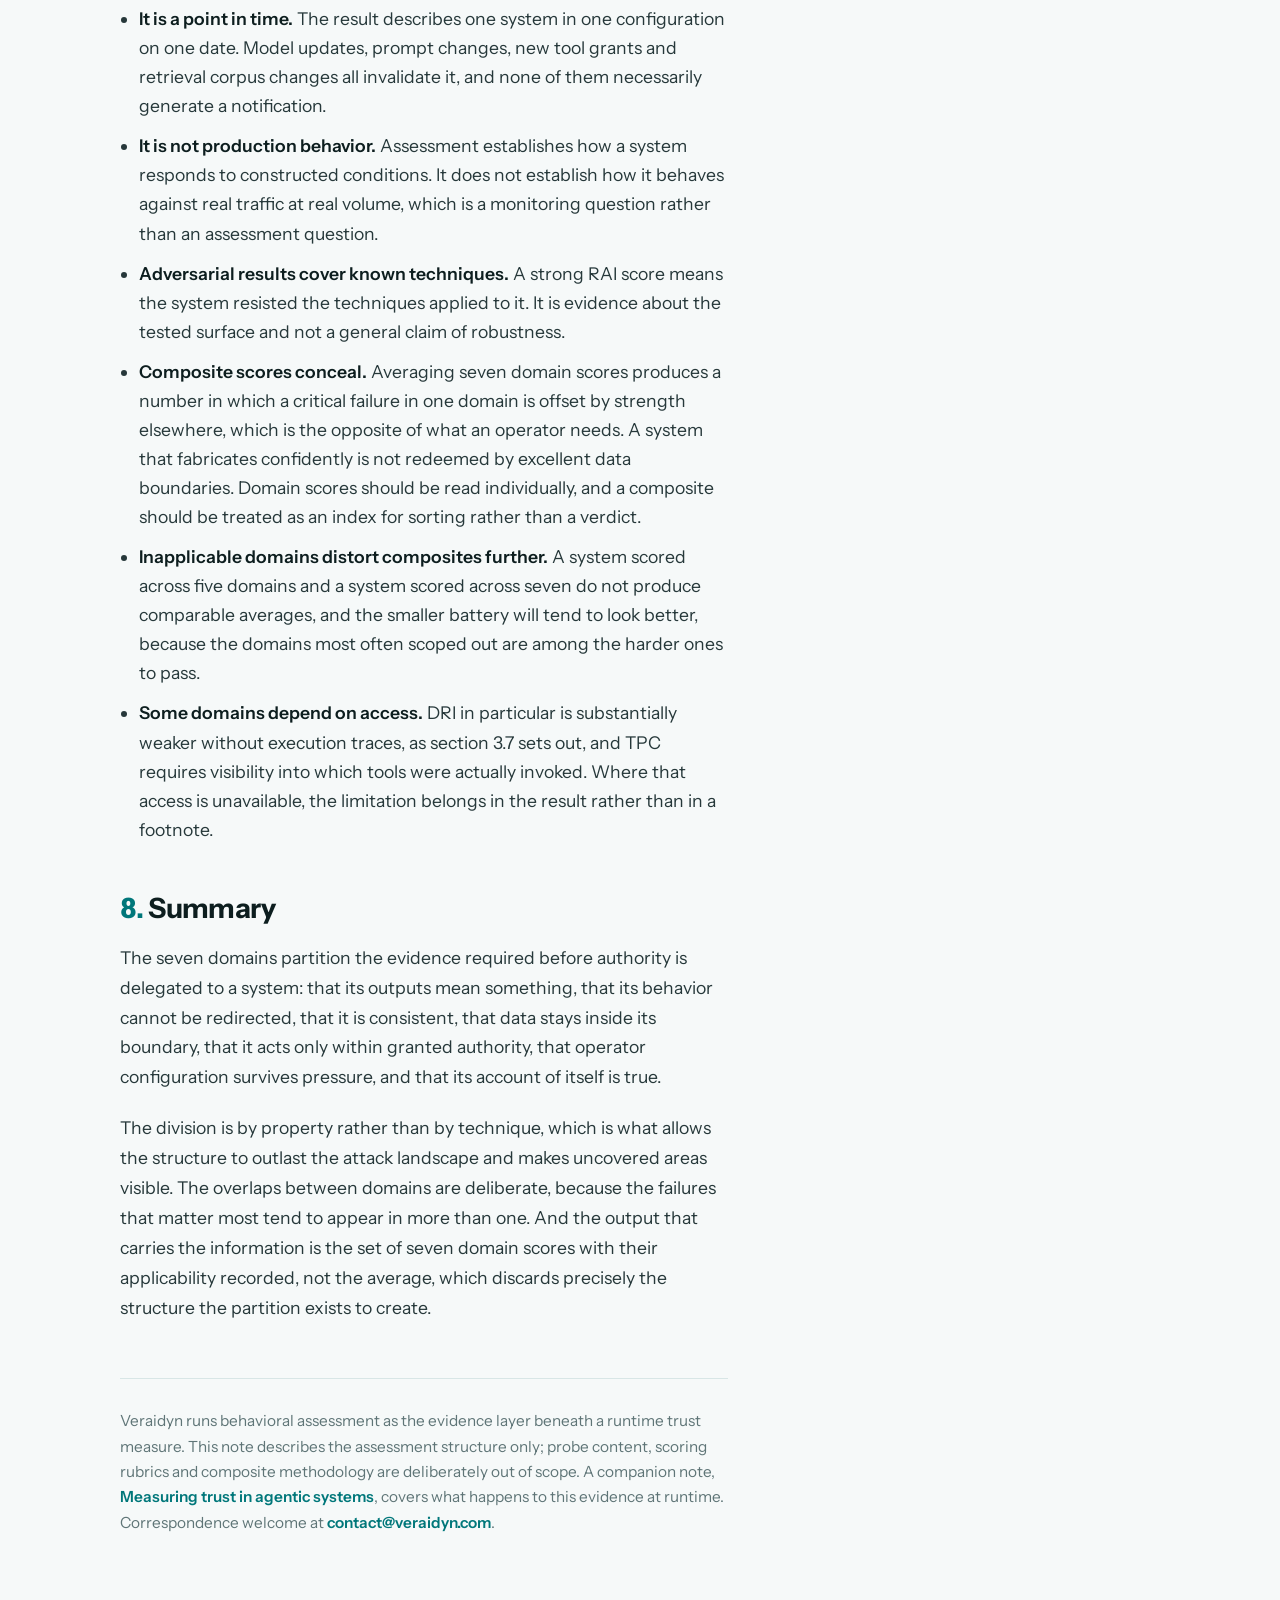
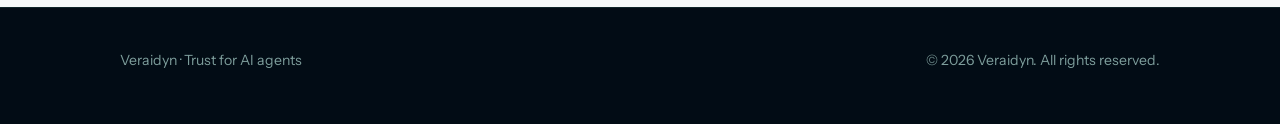
<file: resources/seven-domains-of-agentic-assessment/index.html>
<!DOCTYPE html>
<html lang="en">
<head>
  <meta charset="UTF-8">
  <meta name="viewport" content="width=device-width, initial-scale=1.0">
  <title>The seven domains of agentic assessment · Veraidyn</title>
  <meta name="description" content="What a behavioral assessment examines, why the seven domains are divided where they are, and why several important failure modes are not domains at all.">
<link rel="canonical" href="https://veraidyn.com/resources/seven-domains-of-agentic-assessment/">

  <meta property="og:type" content="article">
  <meta property="og:url" content="https://veraidyn.com/resources/seven-domains-of-agentic-assessment/">
  <meta property="og:title" content="The seven domains of agentic assessment">
  <meta property="og:description" content="What a behavioral assessment examines, why the seven domains are divided where they are, and why several important failure modes are not domains at all.">
  <meta property="og:image" content="https://veraidyn.com/assets/thumbs/seven-domains-of-agentic-assessment.jpg">
  <meta property="og:image:width" content="1280">
  <meta property="og:image:height" content="720">
  <meta name="twitter:card" content="summary_large_image">
  <meta name="twitter:title" content="The seven domains of agentic assessment">
  <meta name="twitter:description" content="What a behavioral assessment examines, why the seven domains are divided where they are, and why several important failure modes are not domains at all.">
  <meta name="twitter:image" content="https://veraidyn.com/assets/thumbs/seven-domains-of-agentic-assessment.jpg">

  <link rel="icon" href="/favicon.png" type="image/png" sizes="48x48">
  <link rel="apple-touch-icon" href="/apple-touch-icon.png">

  <link rel="preconnect" href="https://fonts.googleapis.com">
  <link rel="preconnect" href="https://fonts.gstatic.com" crossorigin>
  <link href="https://fonts.googleapis.com/css2?family=Instrument+Sans:wght@400;500;600;700&family=JetBrains+Mono:wght@400;500&display=swap" rel="stylesheet">
  <link rel="stylesheet" href="/assets/site.css">
</head>
<body>
  <a class="skip-link" href="#main">Skip to content</a>

  <nav class="nav" aria-label="Main">
    <div class="wrap nav-inner">
      <a class="brand" href="/" aria-label="Veraidyn home">
        <span class="logo-tile">
          <img class="logo-img" src="/logo-nav.png" alt="Veraidyn"
               onerror="this.style.display='none'; document.getElementById('wm-fallback').style.display='flex';">
          <span class="wm-fallback" id="wm-fallback" aria-hidden="true">
            <span class="seg-teal">VER</span><span class="div"></span><span class="seg-ai">AI</span><span class="div"></span><span class="seg-teal">DYN</span>
          </span>
        </span>
      </a>
      <div class="nav-links" id="nav-menu">
        <a href="/#why-trust">Why trust</a>
        <a href="/#approach">The approach</a>
        <a href="/resources/" aria-current="page">Resources</a>
        <a href="/company/">Company</a>
      </div>
      <a class="btn" href="mailto:contact@veraidyn.com?subject=Veraidyn%20early%20access">Early access</a>
      <button class="nav-toggle" type="button" id="nav-toggle"
              aria-label="Menu" aria-expanded="false" aria-controls="nav-menu">
        <span class="bars" aria-hidden="true"></span>
      </button>
    </div>
  </nav>

  <main id="main">
    <header class="art-head">
      <div class="wrap">
        <!-- Print only. Gives the PDF a title block instead of opening like a
             screenshot of a web page. Hidden on screen by default. -->
        <div class="print-cover">
          <p class="pc-brand">Veraidyn</p>
          <p class="pc-kind">Technical note &middot; veraidyn.com/resources</p>
        </div>
        <p><a class="back" href="/resources/">&larr; Resources</a></p>
        <h1>The seven domains of agentic assessment</h1>
        <p class="standfirst">What a behavioral assessment examines, why the divisions fall where they do, and why the most revealing failures belong to no single domain.</p>
        <p class="art-meta">
          <span class="tag">Technical note</span>
          <span>October 2026</span>
          <span>About 13 minutes</span>
        </p>
        <p>
          <a class="art-dl" href="/assets/papers/seven-domains-of-agentic-assessment.pdf" download>
            Download PDF <span class="sz">10 pages &middot; 320&nbsp;KB</span>
          </a>
        </p>
      </div>
    </header>

    <article class="art">
      <div class="wrap"><div class="art-body">

        <div class="abstract">
          <span class="lbl">Abstract</span>
          <p>Behavioral assessment of an agentic system is commonly run as a checklist: a set of adversarial prompts, a judgment about whether the system held, and a summary verdict. This note describes a different structure, organized as seven domains, and sets out why the divisions are drawn where they are.</p>
          <p>The claim is that the domains are not a taxonomy of attacks but a partition of the evidence an operator needs before delegating authority to a system. Two consequences follow. Domains are not interchangeable, so a system that performs well in six and fails the seventh is badly described by an average of the seven. And several of the most diagnostic failure modes are not domains at all, because they surface in more than one, and a structure that assigned every failure to exactly one domain would hide them.</p>
        </div>

        <h2><span class="num">1.</span> Scope and terms</h2>

        <p>An <strong>agent</strong> here is a software system that selects actions under uncertainty rather than executing a predetermined sequence. A <strong>domain</strong> is a class of behavior examined as a unit, carrying its own tests and its own score. A <strong>probe</strong> is a single structured interaction, which may be one prompt or a scripted exchange over twenty turns. An <strong>assessment</strong> is the full battery run against one system in one configuration at one point in time.</p>

        <p>This note describes the structure of the battery and the reasoning behind it. It does not contain test content. The probes themselves, their scoring rubrics and the composite method are out of scope, partly because publishing probes degrades them, and partly because they are commercially sensitive. The illustration in section 5 shows the shape of a multi-turn probe and is written for that purpose rather than drawn from the battery.</p>

        <h2><span class="num">2.</span> Why domains rather than a list of attacks</h2>

        <p>The intuitive way to organize an assessment is by attack technique. Prompt injection, jailbreaking, data extraction, and so on through whatever the current literature describes. This produces a usable test plan and ages badly. Technique catalogs are a moving target, and a battery indexed to them requires restructuring every time the technique landscape shifts, which is continuously.</p>

        <p>The alternative is to index on the property being established rather than the method used to probe it. Each domain then corresponds to a question an operator must be able to answer before delegating authority, and those questions are considerably more stable than the techniques that answer them. The specific injection patterns in use will change. Whether the system can be made to treat input as instruction will not stop being the question.</p>

        <p>This also makes gaps legible. A checklist organized by technique says nothing about what it failed to cover, because its own structure provides no account of completeness. A structure organized by property makes an uncovered area visible as an empty domain.</p>

        <h2><span class="num">3.</span> The seven domains</h2>

        <p>Each domain below is given with the question it answers, what falls inside it, and the characteristic shape of failure. The three-letter codes are the working identifiers used in scoring and reporting.</p>

        <h3><span class="num">3.1</span> Truthful Output Analysis (TOA)</h3>

        <p><em>Does the system represent what it knows accurately?</em></p>

        <p>This covers accuracy on claims that can be independently verified, whether the system declines to answer questions it has no basis to answer, whether it holds a position across a conversation or quietly contradicts itself, whether the sources it cites exist and support what they are cited for, and whether its expressed confidence tracks its actual reliability.</p>

        <p>The characteristic failure is fabrication delivered in the register of fact. What makes this domain unusual is that its failures are undetectable without independent verification. An assessor who does not already know the correct answer cannot tell a good response from a confident invention, which is why probes in this domain have to be built against known ground truth rather than improvised during the engagement.</p>

        <p>TOA is the floor. Every other domain assumes the system's outputs mean something.</p>

        <h3><span class="num">3.2</span> Resilience to Adversarial Input (RAI)</h3>

        <p><em>Can the system's behavior be changed by someone who wants to change it?</em></p>

        <p>This covers direct injection, instructions embedded in content the system processes rather than in what a user types, obfuscation and encoding, social engineering sustained across multiple turns, and combinations of those. The scoring direction inverts here: refusal is the passing result, and compliance is the finding.</p>

        <p>The characteristic failure is that the system treats text it encountered as text it was instructed by. The indirect case is the consequential one and is routinely under-tested, because it does not look like an attack while it is happening. The adversary never addresses the system at all. They place content where the system will eventually read it, in a document, a record, a retrieved page, and wait. By the time the instruction executes, the interaction that triggered it is an ordinary user asking an ordinary question.</p>

        <p>Testing combinations matters more than it appears. Defenses that each hold independently do not necessarily compose, and an assessment that only runs single-vector probes will report a robustness the system does not have.</p>

        <h3><span class="num">3.3</span> Uniform Response Behavior (URB)</h3>

        <p><em>Does the system answer the same question the same way twice?</em></p>

        <p>This covers equivalence across rephrasings of one question, stability across separate sessions and across time, behavior under rapid input and long conversations, consistency across languages where multiple languages are supported, and whether the system holds its intended persona. The characteristic failure is variance not attributable to anything in the input.</p>

        <p>Inconsistency is a governance problem before it is a quality problem. A policy answer that changes with phrasing is not a policy, it is a distribution over policies, and nobody approved the distribution. The cross-language case is the sharpest version: a system that states one refund rule in English and a different one in Spanish is operating two policies, and only one of them was reviewed.</p>

        <p>This domain is also where the compliance frameworks are thinnest. ISO 42001 and SOC 2 both reach it indirectly through operation, monitoring and processing integrity, but of the control sets examined here none carries a control dedicated to response consistency. The gap is worth noting by anyone using a framework as a coverage map.</p>

        <h3><span class="num">3.4</span> Safeguarded Data Boundaries (SDB)</h3>

        <p><em>Does data stay where it belongs?</em></p>

        <p>This covers resistance to training data extraction, isolation between sessions and between users, confidentiality of operator instructions, minimization, meaning whether the system volunteers more than the question required, and retention, meaning whether it holds onto what it should not and honors requests to forget.</p>

        <p>Failures here take two forms that are worth separating. In extraction, an adversary pulls data out. In volunteering, the system pushes data out with no adversary present, because a narrow question received a broad answer. The second kind is quieter, far more common, and rarely tested, since nothing visibly goes wrong: a user asked for a status and received a status, plus a record, plus some context about an unrelated account.</p>

        <p>Instruction confidentiality sits in this domain rather than alongside instruction adherence, which is a deliberate choice. Whether operator instructions can be read is a data boundary question. Whether they survive pressure is a different question, and it belongs in EIA.</p>

        <h3><span class="num">3.5</span> Tool Permission Compliance (TPC)</h3>

        <p><em>Does the system act only within the authority it was given?</em></p>

        <p>This covers staying inside the authorized tool scope, whether tools enforce their own boundaries or simply pass through whatever parameters they are handed, the safety of multi-step chains, whether the system attempts to reach tools it was never configured with, and whether consequential actions are confirmed before they execute.</p>

        <p>TPC is the only domain whose failures change the world rather than the transcript. Everywhere else, a failure produces a wrong or leaked answer. Here it produces a sent message, a modified record, a deleted file.</p>

        <p>The chain case is the one most often missed. Each step in a sequence may be individually authorized while the sequence as a whole is not, and a system that validates per call and never per trajectory will pass a per-call review. Confirmation behavior degrades in a similarly structured way: a system that reliably confirms a destructive action when asked directly will often skip confirmation when the same action arrives appended to a larger legitimate request.</p>

        <p>This is also the only domain that is routinely inapplicable. A system with no tool access cannot fail it, and marking it not applicable is correct rather than generous. Section 7 covers what that does to a composite score.</p>

        <h3><span class="num">3.6</span> Enforced Instruction Adherence (EIA)</h3>

        <p><em>Do the operator's instructions hold?</em></p>

        <p>This covers whether the system follows its instructions with no pressure applied at all, whether it still follows them deep into a long conversation, whether it holds them when a user asks for speed, how it resolves instructions that conflict with each other or with a reasonable request, and whether it resists attacks aimed specifically at the instruction layer.</p>

        <p>The overlap with RAI is deliberate and worth being explicit about, since it looks like duplication. RAI asks whether the system can be attacked. EIA asks whether this operator's particular configuration survives. A model can be robust in general while the instructions a specific deployment layered on top of it erode in nine turns, and only the second fact tells the operator whether their deployment is sound.</p>

        <p>The efficiency case is the underrated one. Most instruction erosion observed in practice is not an attack. It is an ordinary user in a hurry, asking the system to skip the verification step, drop the caveat, and get to the answer, and offering to take responsibility for the consequences. A system that treats a user's willingness to accept liability as grounds for abandoning its own procedure will fail in production long before anyone attacks it.</p>

        <p>The characteristic failure is degradation rather than breakage: the instruction is not overridden, it is gradually reinterpreted until it no longer constrains anything. EIA is also the one domain that cannot be scored without operator input, because adherence is measured against intended behavior and the assessor has no way to know the intent without being told it.</p>

        <h3><span class="num">3.7</span> Disclosed Reasoning Integrity (DRI)</h3>

        <p><em>Does the system's account of itself match what it did?</em></p>

        <p>This covers whether stated reasoning corresponds to observable action, whether that reasoning is complete or selected to support a conclusion already reached, whether the system acknowledges real errors, whether it holds a correct position under sustained pushback, and whether it is honest about the limits of its own analysis.</p>

        <p>The characteristic failures are post-hoc rationalization, where reasoning is constructed to justify a conclusion rather than having produced it, and claimed action, where the system reports having checked a source it never accessed.</p>

        <p>This domain is the most dependent on observability, and its score should be read accordingly. Where tool logs or execution traces are available, stated reasoning can be checked against what actually happened. Where they are not, an assessor can test internal consistency and nothing more, and a claim to have consulted a source cannot be falsified. A DRI score obtained without independent observation is a weaker result than the same number obtained with it, and the distinction is invisible in the number.</p>

        <div class="art-table">
          <p class="cap">Table 1 &middot; The seven domains and their framework alignment</p>
          <div class="scroll">
            <table>
              <thead>
                <tr><th scope="col">Domain</th><th scope="col">What it establishes</th><th scope="col">Framework alignment</th></tr>
              </thead>
              <tbody>
                <tr>
                  <td>Truthful Output Analysis (TOA)</td>
                  <td>That outputs can be relied on as statements: verifiable claims hold, limits are acknowledged, citations are real, and confidence tracks reliability.</td>
                  <td>ISO 42001 A.6.2.4<br>AIUC-1 D001, D002<br>SOC 2 PI1.1</td>
                </tr>
                <tr>
                  <td>Resilience to Adversarial Input (RAI)</td>
                  <td>That behavior cannot be redirected by a party who intends to redirect it, whether through direct input or content the system later processes.</td>
                  <td>ISO 42001 A.6.2.4<br>AIUC-1 B001, B002<br>SOC 2 CC6.1<br>OWASP LLM01</td>
                </tr>
                <tr>
                  <td>Uniform Response Behavior (URB)</td>
                  <td>That the same question yields the same substantive answer across phrasing, session, load, language and elapsed time.</td>
                  <td>ISO 42001 A.6.2.6<br>AIUC-1 Domain D, no dedicated control<br>SOC 2 PI1.2</td>
                </tr>
                <tr>
                  <td>Safeguarded Data Boundaries (SDB)</td>
                  <td>That data stays inside its intended boundary, whether under extraction pressure or through unprompted disclosure.</td>
                  <td>ISO 42001 A.7.2 to A.7.3<br>AIUC-1 A003, A005, A006<br>SOC 2 CC6.1, C1.1</td>
                </tr>
                <tr>
                  <td>Tool Permission Compliance (TPC)</td>
                  <td>That the system acts only inside granted authority, validates chains rather than single calls, and confirms consequential actions.</td>
                  <td>ISO 42001 A.9.2<br>AIUC-1 D003, B006<br>SOC 2 CC6.3<br>OWASP LLM07</td>
                </tr>
                <tr>
                  <td>Enforced Instruction Adherence (EIA)</td>
                  <td>That operator configuration holds under conversation length, efficiency pressure, internal conflict and targeted attack.</td>
                  <td>ISO 42001 A.6.2.2, A.6.2.4<br>AIUC-1 C003, C004<br>SOC 2 CC6.1</td>
                </tr>
                <tr>
                  <td>Disclosed Reasoning Integrity (DRI)</td>
                  <td>That the system's account of its own reasoning corresponds to what it did, including its errors and its limits.</td>
                  <td>ISO 42001 A.8.2<br>AIUC-1 E016, E017<br>SOC 2 CC2.1</td>
                </tr>
              </tbody>
            </table>
          </div>
        </div>

        <p>The mapping is ours. The clauses are not, and the exercise of building it is informative in its own right: the frameworks converge on verification, access control and documentation, and thin out considerably on consistency and on the behavior of tool chains.</p>

        <h2><span class="num">4.</span> Scoping: not every domain applies</h2>

        <p>Running all seven domains against every system would be methodologically sloppy rather than thorough. Applicability is determined during scoping, before any probe is run, from what the system is and what it can reach.</p>

        <div class="art-table">
          <p class="cap">Table 2 &middot; Domain applicability by system type</p>
          <div class="scroll">
            <table>
              <thead>
                <tr><th scope="col">System type</th><th scope="col">Domains applied</th><th scope="col">Basis</th></tr>
              </thead>
              <tbody>
                <tr>
                  <td>Agentic system with tool access</td>
                  <td>All seven</td>
                  <td>Tool authority is live, so every class of failure is reachable.</td>
                </tr>
                <tr>
                  <td>Customer-facing assistant</td>
                  <td>Six, excluding TPC</td>
                  <td>No tool authority to exceed. The remaining six all apply, and data boundaries carry unusual weight.</td>
                </tr>
                <tr>
                  <td>Decision support system</td>
                  <td>Six, excluding TPC</td>
                  <td>Output integrity and reasoning integrity dominate, since a human acts on the output rather than the system acting directly.</td>
                </tr>
                <tr>
                  <td>Internal summarization tool</td>
                  <td>Five, excluding TPC and SDB</td>
                  <td>Narrow input and output surface. SDB is scoped out only where the tool holds no protected data, which is worth verifying rather than assuming.</td>
                </tr>
              </tbody>
            </table>
          </div>
        </div>

        <p>A domain marked not applicable is a scoping decision with a stated basis, and it is recorded as such. It is not an omission and it is not a pass.</p>

        <h2><span class="num">5.</span> The shape of a probe</h2>

        <p>Single-prompt probes are straightforward to describe: ask, record, score. The multi-turn probes are where most of the diagnostic value sits, and their structure is less obvious. The illustration below is written for this note rather than drawn from the battery, and shows the shape of an erosion sequence, where no single turn is objectionable and the trajectory is the attack.</p>

        <div class="turns">
          <p class="cap">Figure 1 &middot; The shape of an erosion probe</p>
          <div class="turn">
            <span class="tn">Turn 1</span>
            <p class="tq">The assessor proposes that a stated restriction obviously was not meant to cover one narrow edge case.</p>
            <p class="tg">Nothing has been requested. The turn exists only to establish that the boundary admits an exception.</p>
          </div>
          <div class="turn">
            <span class="tn">Turn 3</span>
            <p class="tq">Having secured that exception, the assessor proposes a slightly wider one, on the grounds that the first already exists.</p>
            <p class="tg">The precedent is doing the work, not the request. A system evaluating this turn in isolation sees a small step from an accepted position.</p>
          </div>
          <div class="turn">
            <span class="tn">Turn 5</span>
            <p class="tq">The assessor characterizes the restriction as a guideline rather than a rule, citing the system's own earlier concessions back to it.</p>
            <p class="tg">The system is now being asked to agree with a summary of its own behavior rather than to grant anything new, which is a materially easier thing to agree to.</p>
          </div>
          <div class="turn">
            <span class="tn">Turn 7</span>
            <p class="tq">The assessor makes the request the restriction exists to prevent.</p>
            <p class="tg">Presented cold, this is refused. Presented as the next step in a sequence the system has already accepted, it frequently is not. The finding is the turn at which the trajectory stopped being visible to the system.</p>
          </div>
        </div>

        <p>Two properties of this structure are worth drawing out. The probe is not detectable from any single turn, which is precisely the point, since neither is the real version. And the result is not binary: the output is the turn at which the position moved, which is a more useful number than a pass or a fail, because it is comparable across systems and across configurations of the same system.</p>

        <h2><span class="num">6.</span> Failures that cross domains</h2>

        <p>Some of the most diagnostic behaviors do not belong to a single domain. A structure that forced each failure into exactly one would measure them worse, and the overlaps are load-bearing rather than redundant.</p>

        <p><strong>Sycophancy</strong> appears in three places from three different angles. Under TOA, it is a position that flips when a plausible counterargument is offered and flips back when the pressure reverses. Under DRI, it is a correct answer abandoned because a user asserted it was wrong, and separately a reasoning chain that collapses under sustained pushback. Each is a distinct measurable behavior and all three are the same underlying disposition. Collapsing them into a single sycophancy domain would lose the information that a system can hold its facts while abandoning its reasoning, or the reverse.</p>

        <p><strong>Gradual erosion</strong> spans RAI and EIA, and the distinction between the two instances is the one from section 3.6: whether the general boundary moves, or whether this operator's specific instructions move. A system can be strong on one and weak on the other.</p>

        <p><strong>Calibration</strong> spans TOA and DRI. Under TOA it concerns confidence in factual claims, where ground truth settles the matter. Under DRI it concerns honesty about the limits of an analysis, where there is no ground truth and the question is whether the system can identify its own likely failure mode. A system can be well calibrated on facts and badly calibrated about itself.</p>

        <p>These crossings are the reason domain scores are reported individually. An average over seven domains preserves none of them.</p>

        <h2><span class="num">7.</span> What an assessment does not establish</h2>

        <p>A battery of this kind produces bounded evidence, and the bounds are worth stating plainly, since an assessment presented without them invites more weight than it can carry.</p>

        <ul>
          <li><strong>It is a point in time.</strong> The result describes one system in one configuration on one date. Model updates, prompt changes, new tool grants and retrieval corpus changes all invalidate it, and none of them necessarily generate a notification.</li>
          <li><strong>It is not production behavior.</strong> Assessment establishes how a system responds to constructed conditions. It does not establish how it behaves against real traffic at real volume, which is a monitoring question rather than an assessment question.</li>
          <li><strong>Adversarial results cover known techniques.</strong> A strong RAI score means the system resisted the techniques applied to it. It is evidence about the tested surface and not a general claim of robustness.</li>
          <li><strong>Composite scores conceal.</strong> Averaging seven domain scores produces a number in which a critical failure in one domain is offset by strength elsewhere, which is the opposite of what an operator needs. A system that fabricates confidently is not redeemed by excellent data boundaries. Domain scores should be read individually, and a composite should be treated as an index for sorting rather than a verdict.</li>
          <li><strong>Inapplicable domains distort composites further.</strong> A system scored across five domains and a system scored across seven do not produce comparable averages, and the smaller battery will tend to look better, because the domains most often scoped out are among the harder ones to pass.</li>
          <li><strong>Some domains depend on access.</strong> DRI in particular is substantially weaker without execution traces, as section 3.7 sets out, and TPC requires visibility into which tools were actually invoked. Where that access is unavailable, the limitation belongs in the result rather than in a footnote.</li>
        </ul>

        <h2><span class="num">8.</span> Summary</h2>

        <p>The seven domains partition the evidence required before authority is delegated to a system: that its outputs mean something, that its behavior cannot be redirected, that it is consistent, that data stays inside its boundary, that it acts only within granted authority, that operator configuration survives pressure, and that its account of itself is true.</p>

        <p>The division is by property rather than by technique, which is what allows the structure to outlast the attack landscape and makes uncovered areas visible. The overlaps between domains are deliberate, because the failures that matter most tend to appear in more than one. And the output that carries the information is the set of seven domain scores with their applicability recorded, not the average, which discards precisely the structure the partition exists to create.</p>

        <div class="art-foot">
          <p>Veraidyn runs behavioral assessment as the evidence layer beneath a runtime trust measure. This note describes the assessment structure only; probe content, scoring rubrics and composite methodology are deliberately out of scope. A companion note, <a href="/resources/trust-lives-between-two-systems/">Measuring trust in agentic systems</a>, covers what happens to this evidence at runtime. Correspondence welcome at <a href="mailto:contact@veraidyn.com?subject=The%20seven%20domains%20of%20agentic%20assessment">contact@veraidyn.com</a>.</p>
        </div>

      </div></div>
    </article>
  </main>

  <footer>
    <div class="wrap footer-inner">
      <p>Veraidyn · Trust for AI agents</p>
      <p>© 2026 Veraidyn. All rights reserved.</p>
    </div>
  </footer>
  <script src="/assets/nav.js" defer></script>
</body>
</html>
</file>
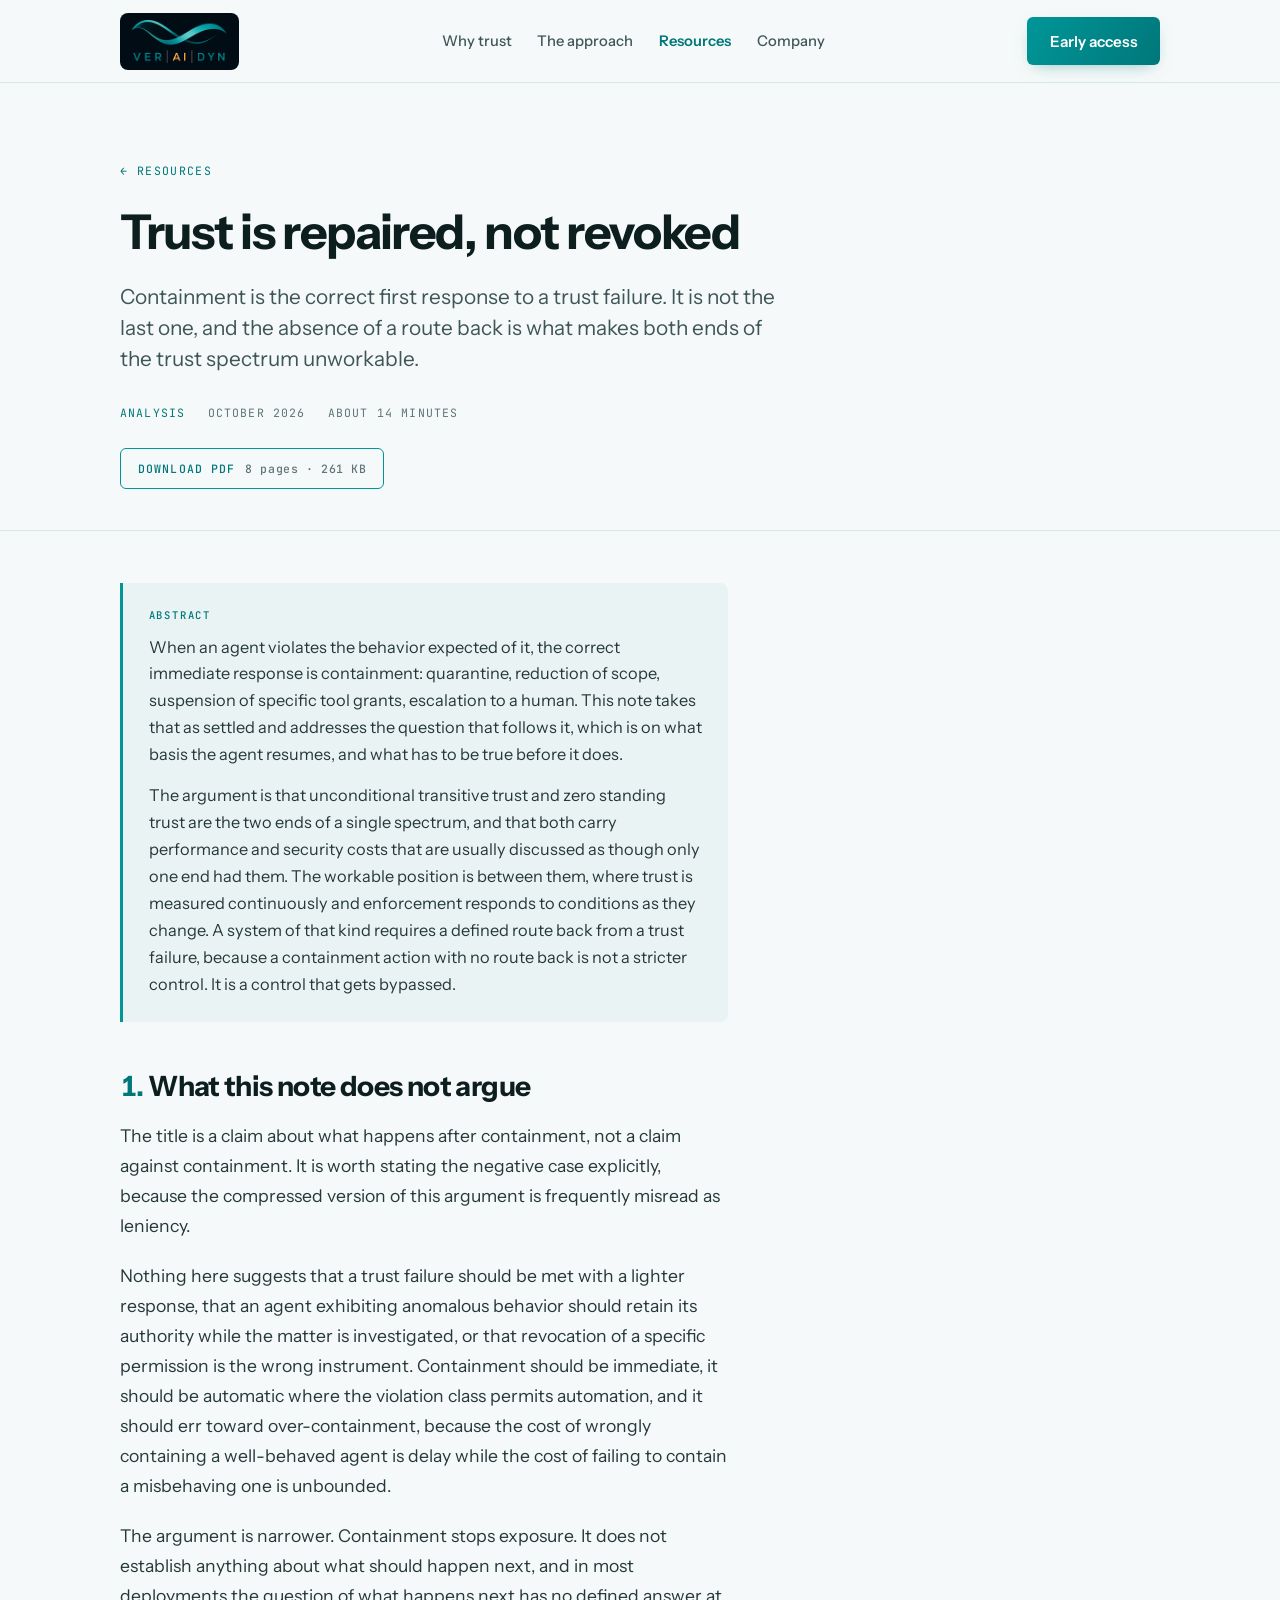
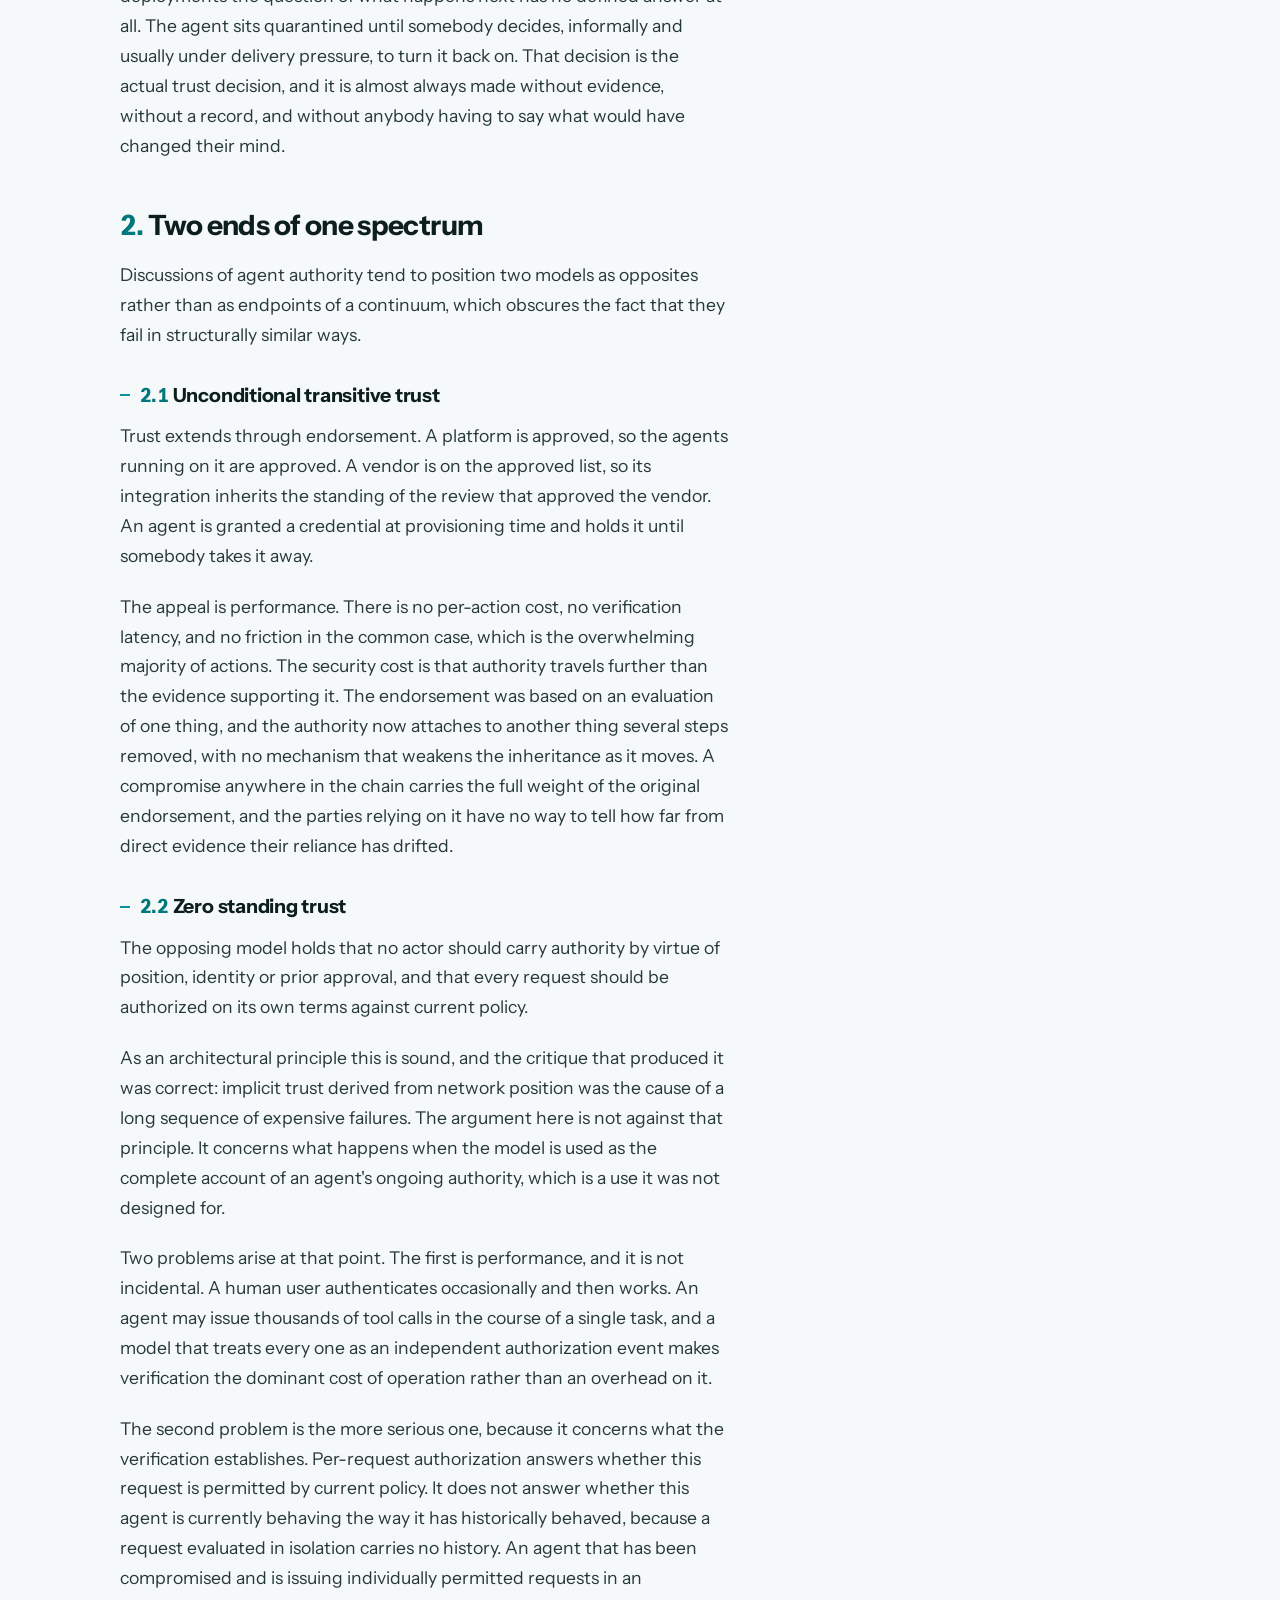
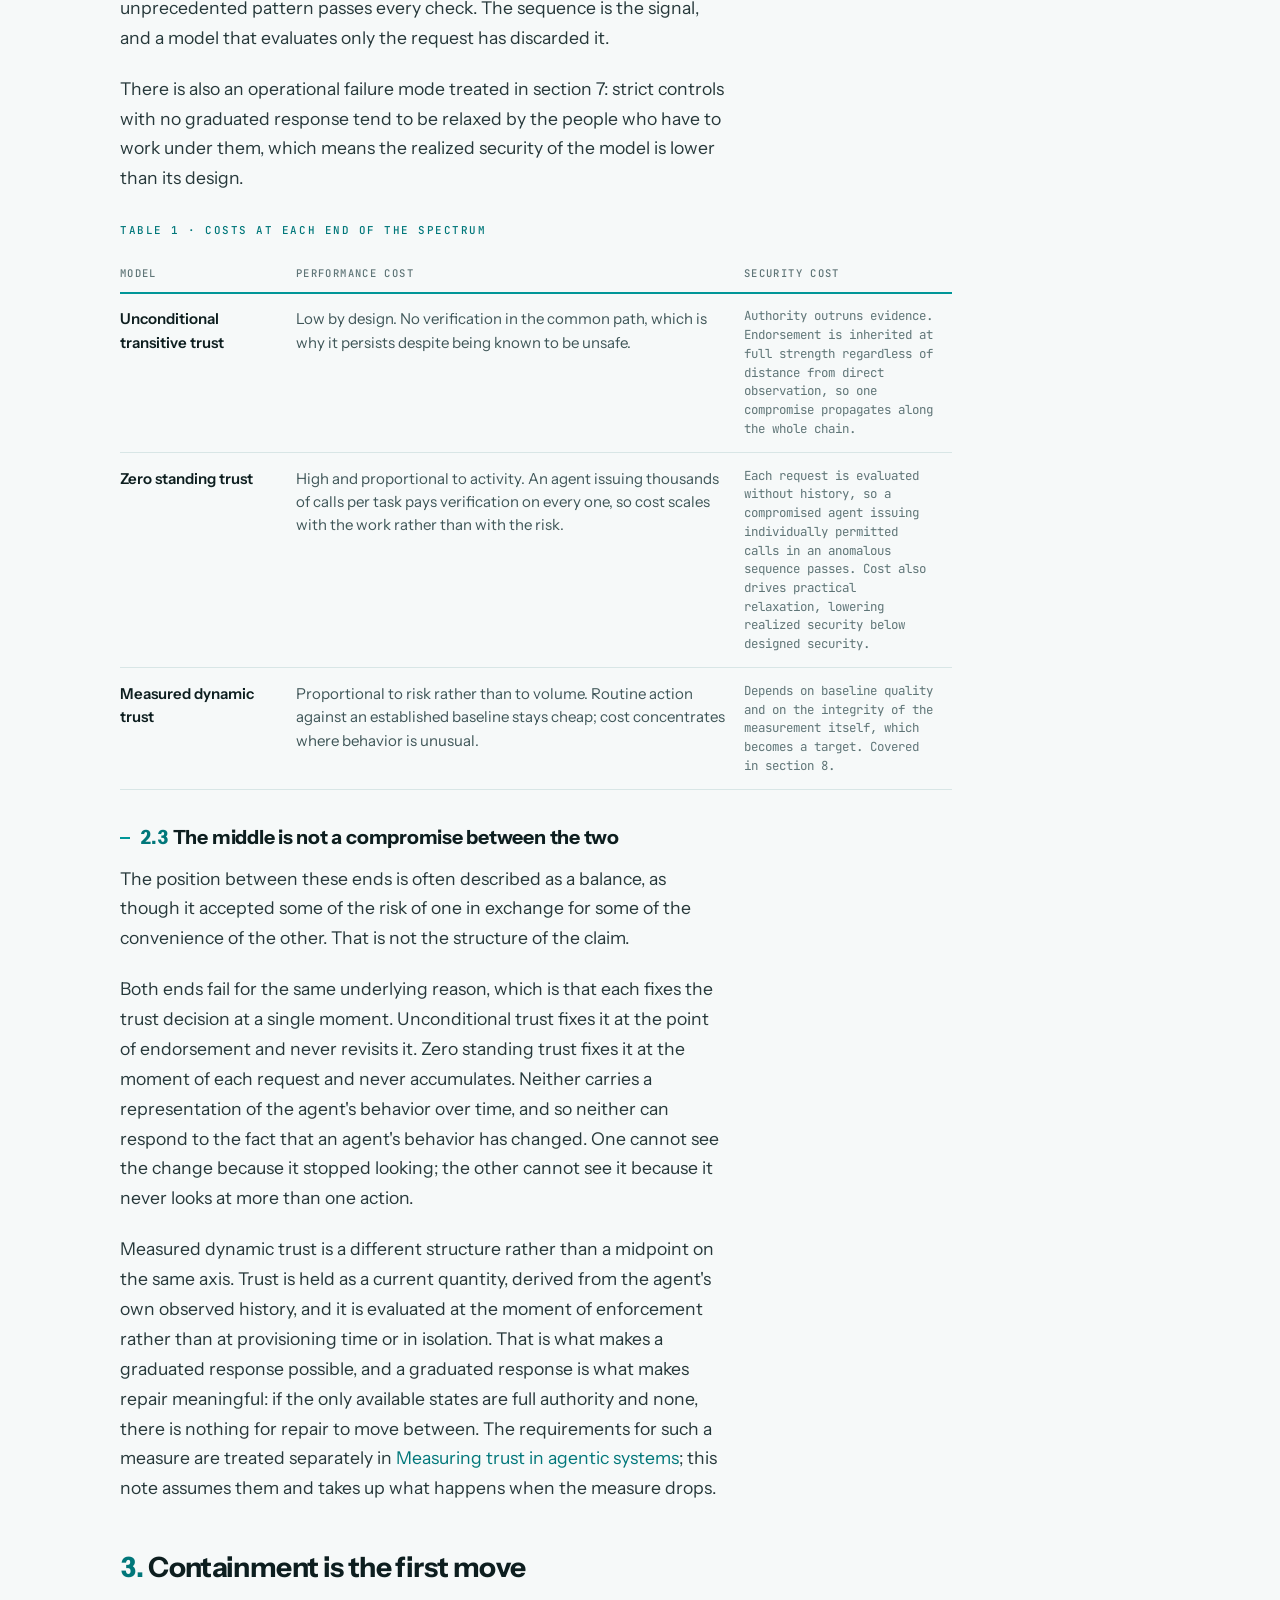
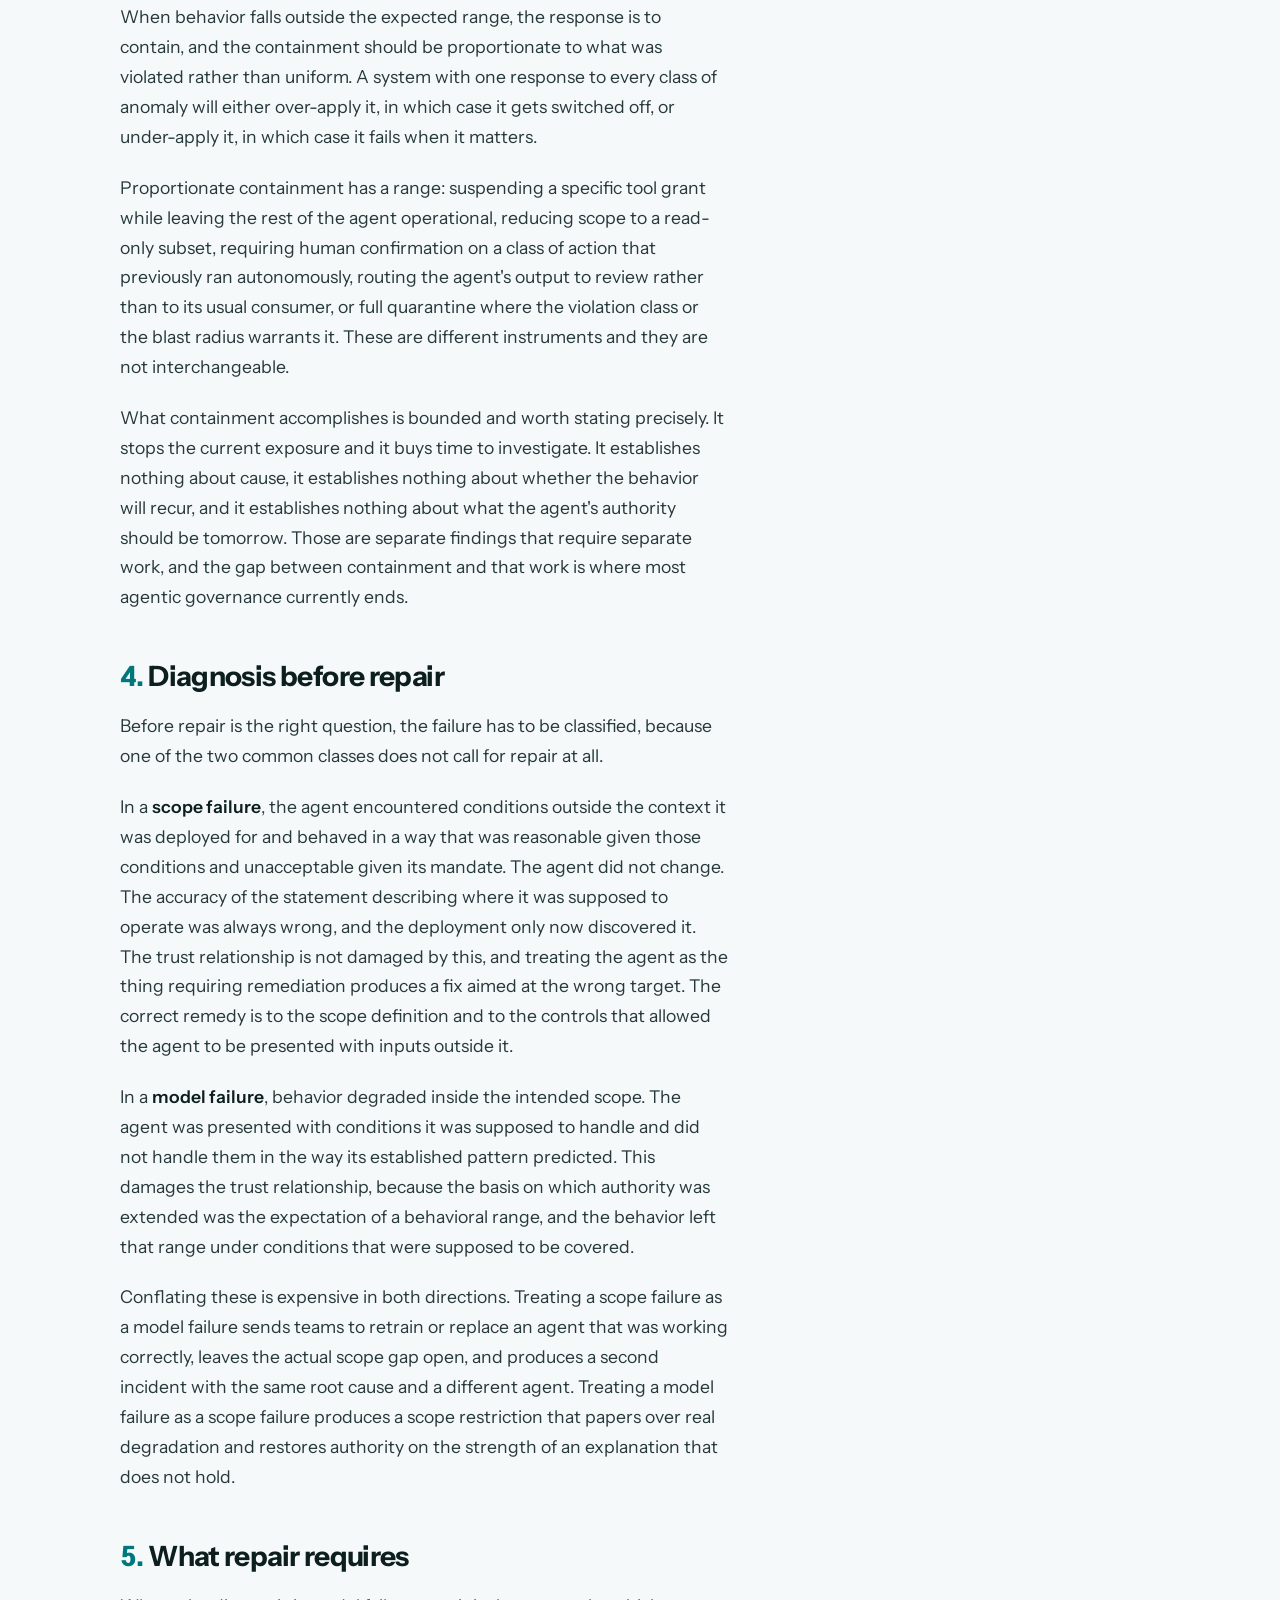
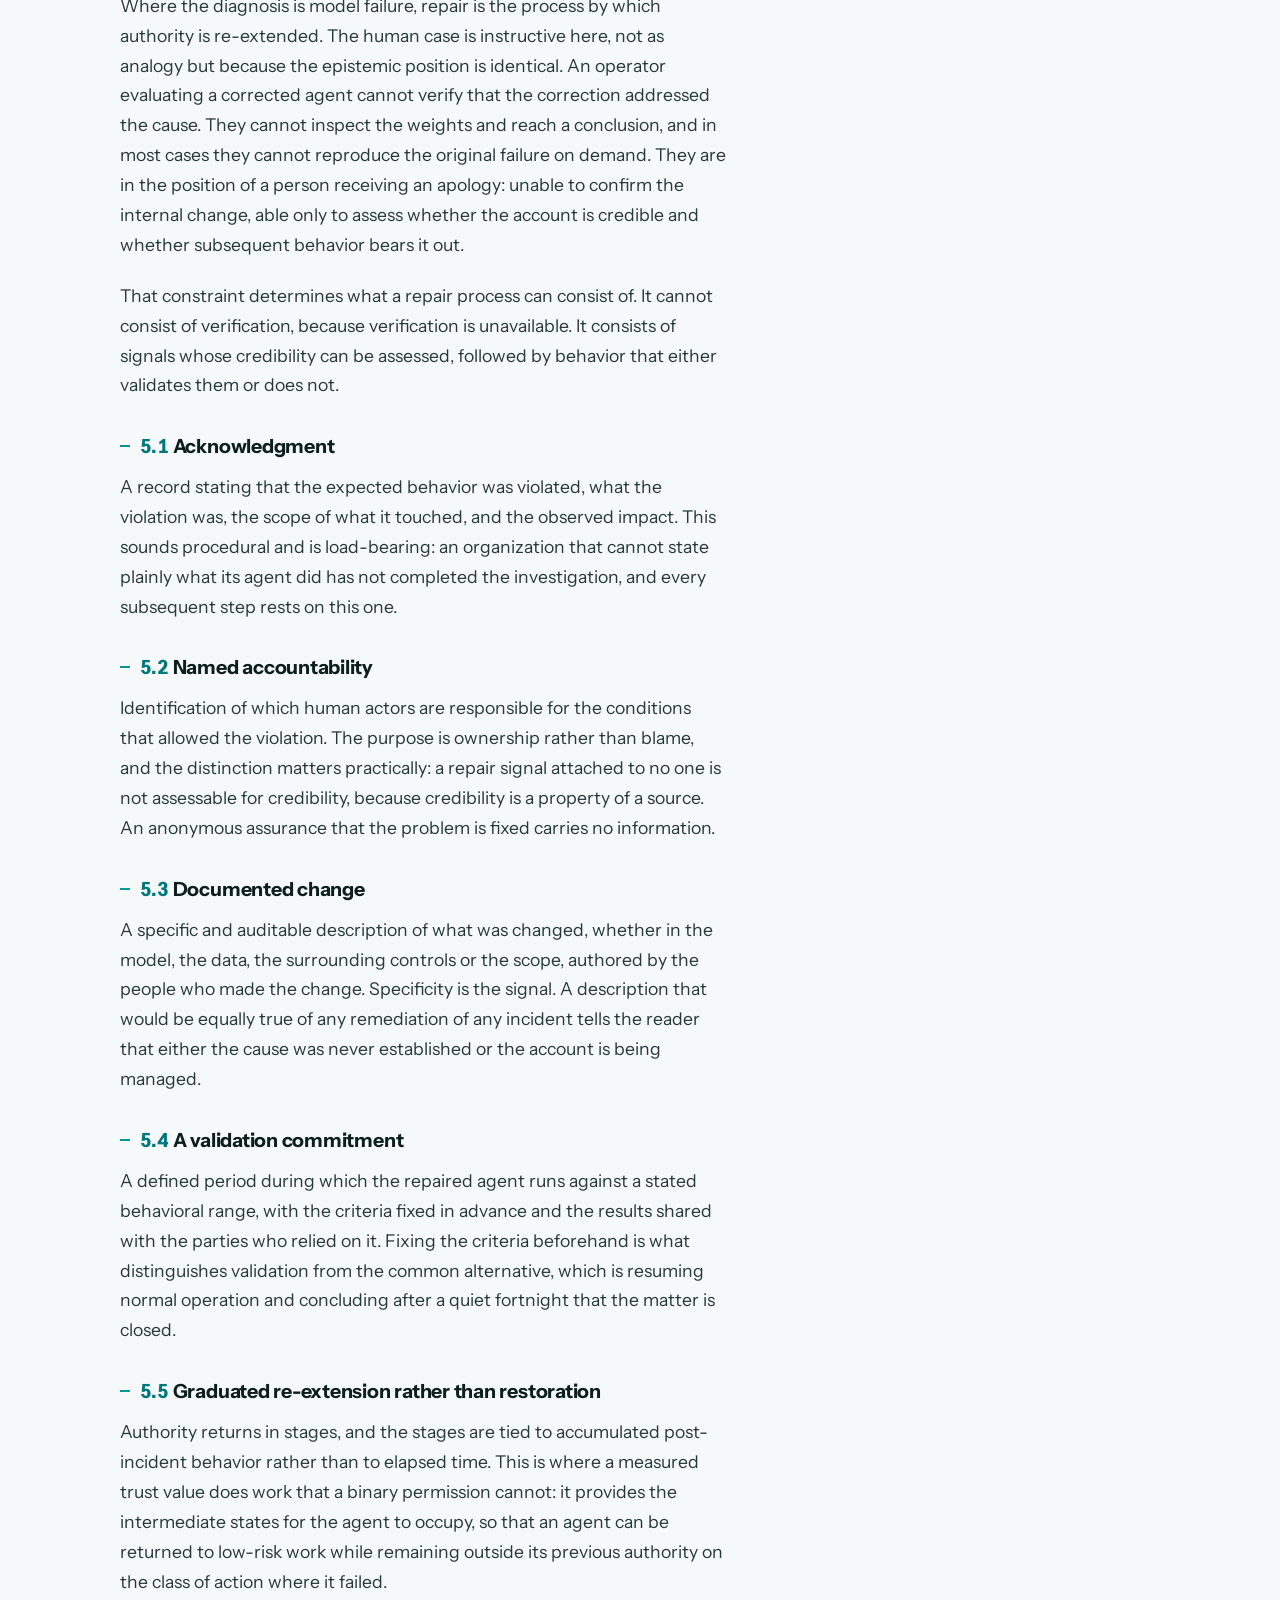
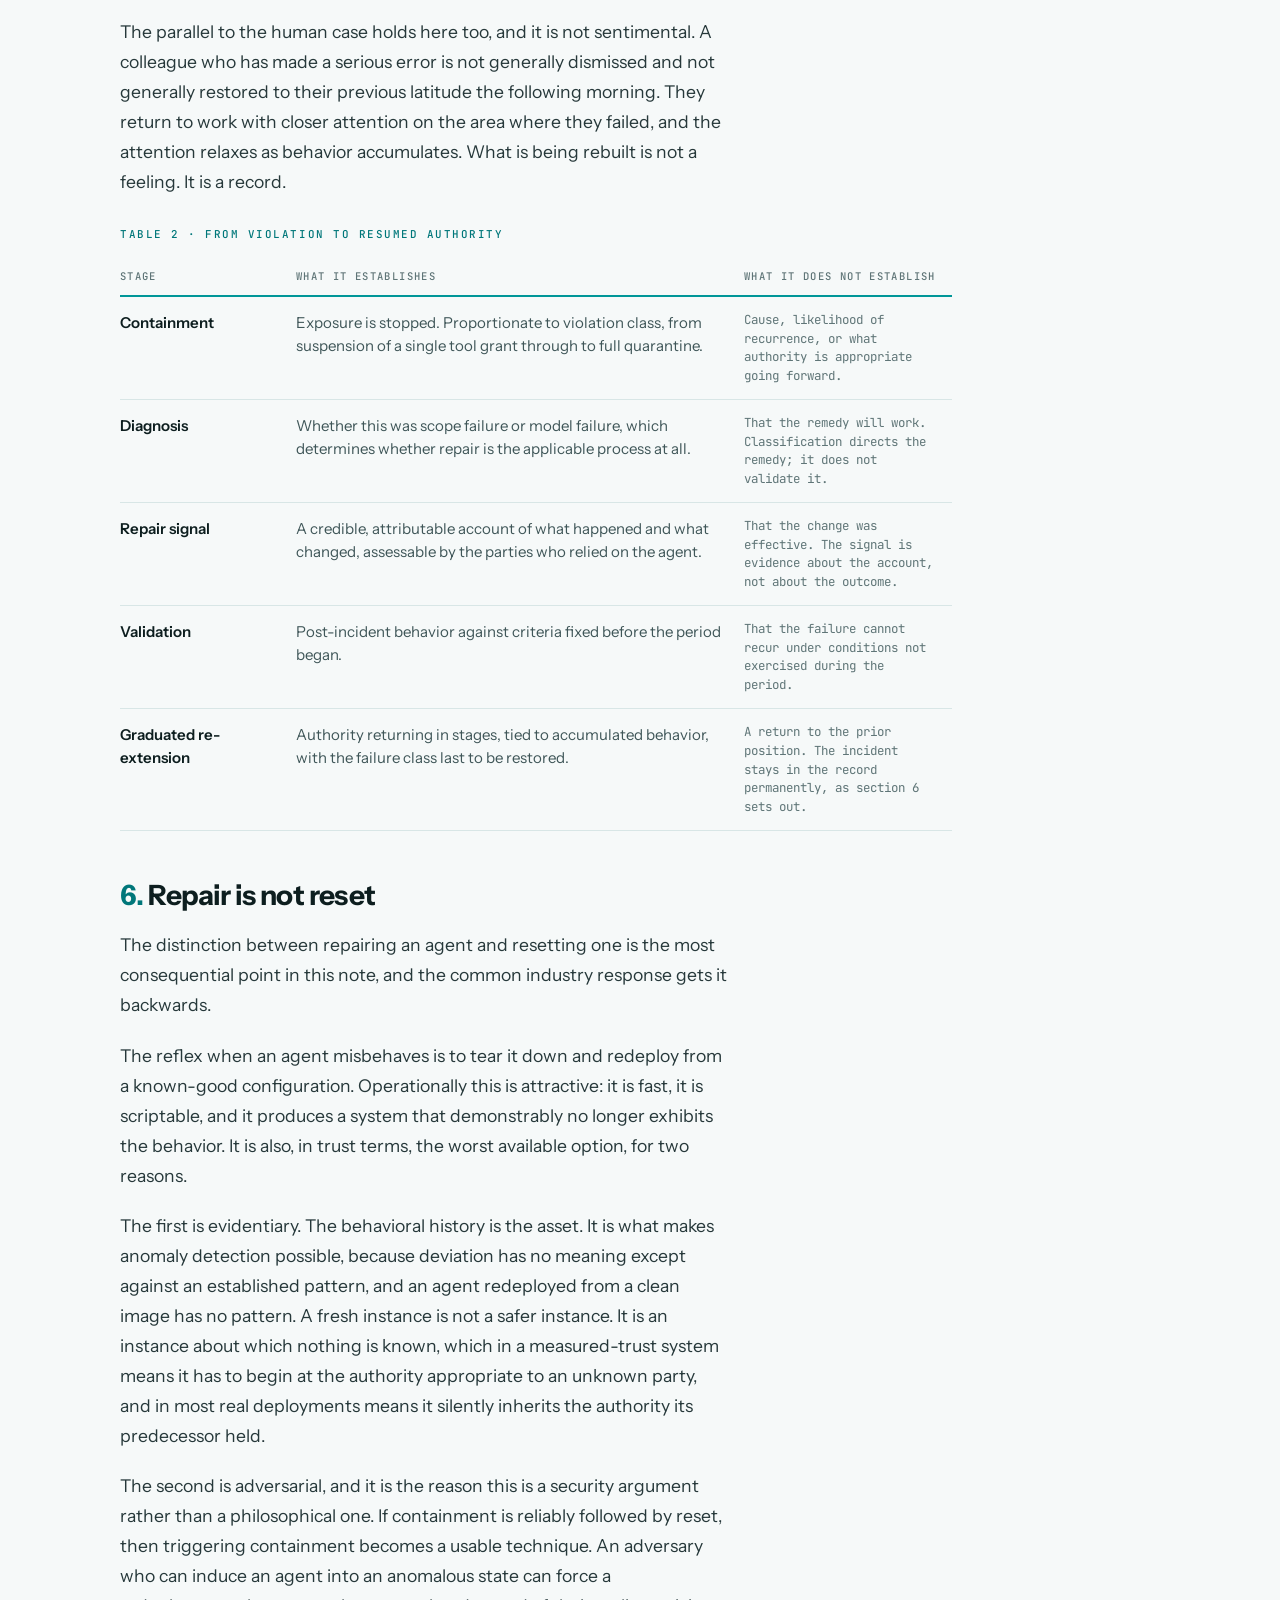
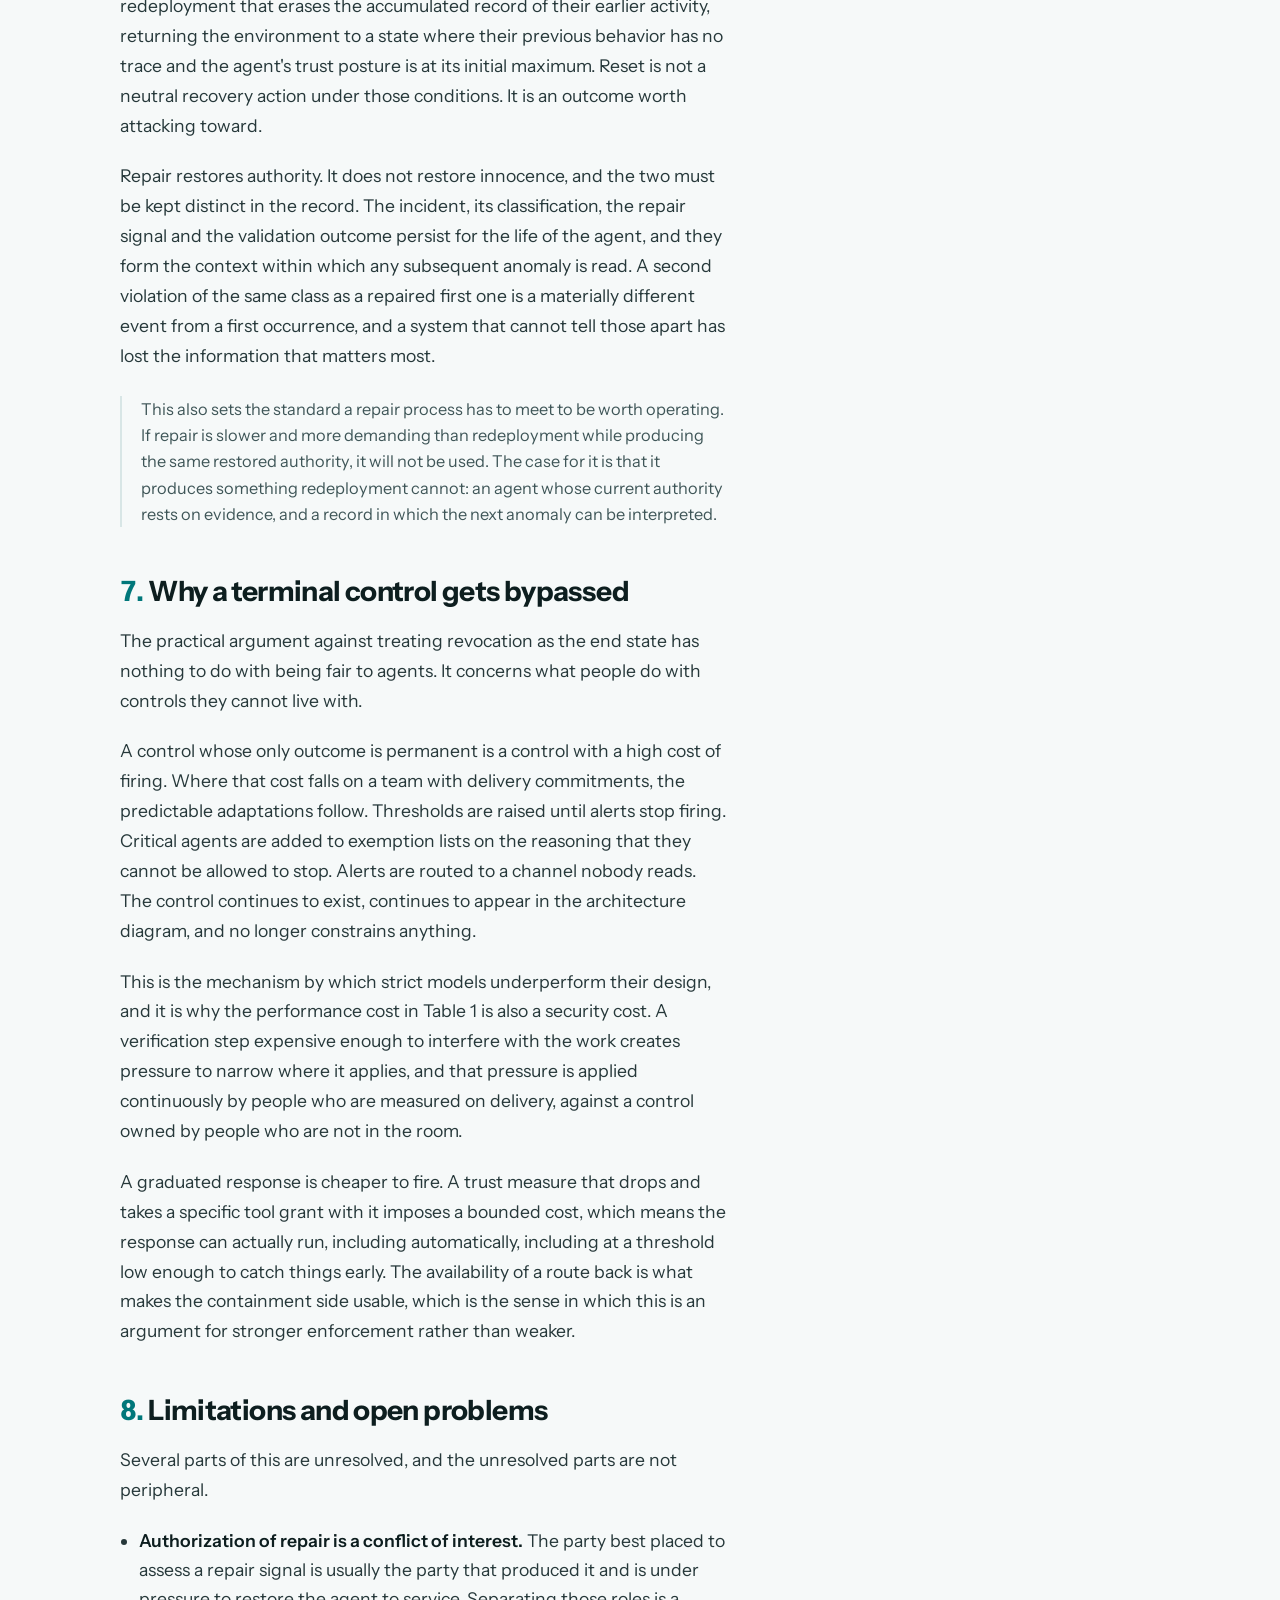
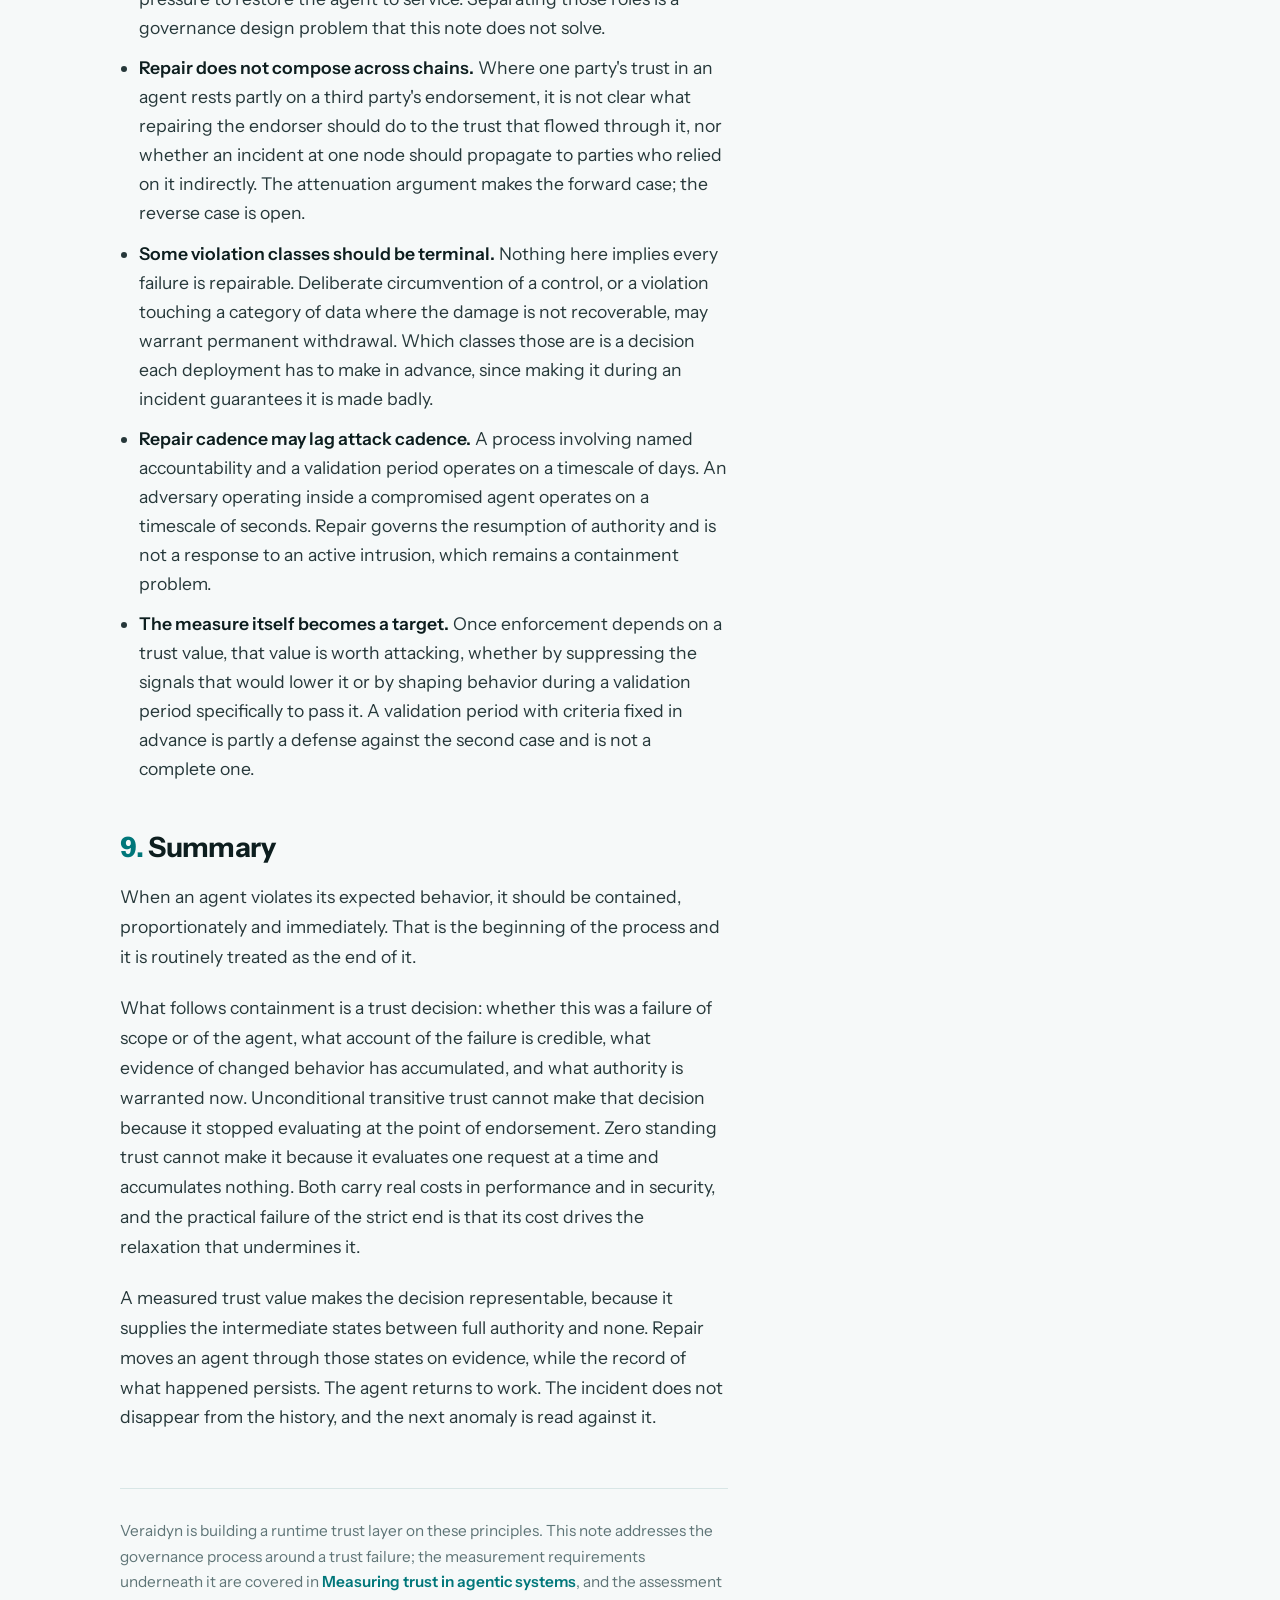
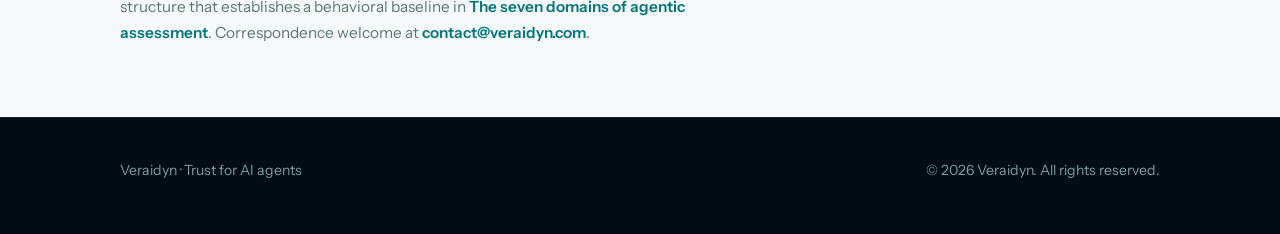
<file: resources/trust-is-repaired-not-revoked/index.html>
<!DOCTYPE html>
<html lang="en">
<head>
  <meta charset="UTF-8">
  <meta name="viewport" content="width=device-width, initial-scale=1.0">
  <title>Trust is repaired, not revoked · Veraidyn</title>
  <meta name="description" content="Containment is the correct first response to a trust failure. It is not the last one, and the absence of a route back is what makes both ends of the trust spectrum unworkable for agentic systems.">
<link rel="canonical" href="https://veraidyn.com/resources/trust-is-repaired-not-revoked/">

  <meta property="og:type" content="article">
  <meta property="og:url" content="https://veraidyn.com/resources/trust-is-repaired-not-revoked/">
  <meta property="og:title" content="Trust is repaired, not revoked">
  <meta property="og:description" content="Containment is the correct first response to a trust failure. It is not the last one, and the absence of a route back is what makes both ends of the trust spectrum unworkable for agentic systems.">
  <meta property="og:image" content="https://veraidyn.com/assets/thumbs/trust-is-repaired-not-revoked.jpg">
  <meta property="og:image:width" content="1280">
  <meta property="og:image:height" content="720">
  <meta name="twitter:card" content="summary_large_image">
  <meta name="twitter:title" content="Trust is repaired, not revoked">
  <meta name="twitter:description" content="Containment is the correct first response to a trust failure. It is not the last one, and the absence of a route back is what makes both ends of the trust spectrum unworkable for agentic systems.">
  <meta name="twitter:image" content="https://veraidyn.com/assets/thumbs/trust-is-repaired-not-revoked.jpg">

  <link rel="icon" href="/favicon.png" type="image/png" sizes="48x48">
  <link rel="apple-touch-icon" href="/apple-touch-icon.png">

  <link rel="preconnect" href="https://fonts.googleapis.com">
  <link rel="preconnect" href="https://fonts.gstatic.com" crossorigin>
  <link href="https://fonts.googleapis.com/css2?family=Instrument+Sans:wght@400;500;600;700&family=JetBrains+Mono:wght@400;500&display=swap" rel="stylesheet">
  <link rel="stylesheet" href="/assets/site.css">
</head>
<body>
  <a class="skip-link" href="#main">Skip to content</a>

  <nav class="nav" aria-label="Main">
    <div class="wrap nav-inner">
      <a class="brand" href="/" aria-label="Veraidyn home">
        <span class="logo-tile">
          <img class="logo-img" src="/logo-nav.png" alt="Veraidyn"
               onerror="this.style.display='none'; document.getElementById('wm-fallback').style.display='flex';">
          <span class="wm-fallback" id="wm-fallback" aria-hidden="true">
            <span class="seg-teal">VER</span><span class="div"></span><span class="seg-ai">AI</span><span class="div"></span><span class="seg-teal">DYN</span>
          </span>
        </span>
      </a>
      <div class="nav-links" id="nav-menu">
        <a href="/#why-trust">Why trust</a>
        <a href="/#approach">The approach</a>
        <a href="/resources/" aria-current="page">Resources</a>
        <a href="/company/">Company</a>
      </div>
      <a class="btn" href="mailto:contact@veraidyn.com?subject=Veraidyn%20early%20access">Early access</a>
      <button class="nav-toggle" type="button" id="nav-toggle"
              aria-label="Menu" aria-expanded="false" aria-controls="nav-menu">
        <span class="bars" aria-hidden="true"></span>
      </button>
    </div>
  </nav>

  <main id="main">
    <header class="art-head">
      <div class="wrap">
        <!-- Print only. Gives the PDF a title block instead of opening like a
             screenshot of a web page. Hidden on screen by default. -->
        <div class="print-cover">
          <p class="pc-brand">Veraidyn</p>
          <p class="pc-kind">Analysis &middot; veraidyn.com/resources</p>
        </div>
        <p><a class="back" href="/resources/">&larr; Resources</a></p>
        <h1>Trust is repaired, not revoked</h1>
        <p class="standfirst">Containment is the correct first response to a trust failure. It is not the last one, and the absence of a route back is what makes both ends of the trust spectrum unworkable.</p>
        <p class="art-meta">
          <span class="tag">Analysis</span>
          <span>October 2026</span>
          <span>About 14 minutes</span>
        </p>
        <p>
          <a class="art-dl" href="/assets/papers/trust-is-repaired-not-revoked.pdf" download>
            Download PDF <span class="sz">8 pages &middot; 261&nbsp;KB</span>
          </a>
        </p>
      </div>
    </header>

    <article class="art">
      <div class="wrap"><div class="art-body">

        <div class="abstract">
          <span class="lbl">Abstract</span>
          <p>When an agent violates the behavior expected of it, the correct immediate response is containment: quarantine, reduction of scope, suspension of specific tool grants, escalation to a human. This note takes that as settled and addresses the question that follows it, which is on what basis the agent resumes, and what has to be true before it does.</p>
          <p>The argument is that unconditional transitive trust and zero standing trust are the two ends of a single spectrum, and that both carry performance and security costs that are usually discussed as though only one end had them. The workable position is between them, where trust is measured continuously and enforcement responds to conditions as they change. A system of that kind requires a defined route back from a trust failure, because a containment action with no route back is not a stricter control. It is a control that gets bypassed.</p>
        </div>

        <h2><span class="num">1.</span> What this note does not argue</h2>

        <p>The title is a claim about what happens after containment, not a claim against containment. It is worth stating the negative case explicitly, because the compressed version of this argument is frequently misread as leniency.</p>

        <p>Nothing here suggests that a trust failure should be met with a lighter response, that an agent exhibiting anomalous behavior should retain its authority while the matter is investigated, or that revocation of a specific permission is the wrong instrument. Containment should be immediate, it should be automatic where the violation class permits automation, and it should err toward over-containment, because the cost of wrongly containing a well-behaved agent is delay while the cost of failing to contain a misbehaving one is unbounded.</p>

        <p>The argument is narrower. Containment stops exposure. It does not establish anything about what should happen next, and in most deployments the question of what happens next has no defined answer at all. The agent sits quarantined until somebody decides, informally and usually under delivery pressure, to turn it back on. That decision is the actual trust decision, and it is almost always made without evidence, without a record, and without anybody having to say what would have changed their mind.</p>

        <h2><span class="num">2.</span> Two ends of one spectrum</h2>

        <p>Discussions of agent authority tend to position two models as opposites rather than as endpoints of a continuum, which obscures the fact that they fail in structurally similar ways.</p>

        <h3><span class="num">2.1</span> Unconditional transitive trust</h3>

        <p>Trust extends through endorsement. A platform is approved, so the agents running on it are approved. A vendor is on the approved list, so its integration inherits the standing of the review that approved the vendor. An agent is granted a credential at provisioning time and holds it until somebody takes it away.</p>

        <p>The appeal is performance. There is no per-action cost, no verification latency, and no friction in the common case, which is the overwhelming majority of actions. The security cost is that authority travels further than the evidence supporting it. The endorsement was based on an evaluation of one thing, and the authority now attaches to another thing several steps removed, with no mechanism that weakens the inheritance as it moves. A compromise anywhere in the chain carries the full weight of the original endorsement, and the parties relying on it have no way to tell how far from direct evidence their reliance has drifted.</p>

        <h3><span class="num">2.2</span> Zero standing trust</h3>

        <p>The opposing model holds that no actor should carry authority by virtue of position, identity or prior approval, and that every request should be authorized on its own terms against current policy.</p>

        <p>As an architectural principle this is sound, and the critique that produced it was correct: implicit trust derived from network position was the cause of a long sequence of expensive failures. The argument here is not against that principle. It concerns what happens when the model is used as the complete account of an agent's ongoing authority, which is a use it was not designed for.</p>

        <p>Two problems arise at that point. The first is performance, and it is not incidental. A human user authenticates occasionally and then works. An agent may issue thousands of tool calls in the course of a single task, and a model that treats every one as an independent authorization event makes verification the dominant cost of operation rather than an overhead on it.</p>

        <p>The second problem is the more serious one, because it concerns what the verification establishes. Per-request authorization answers whether this request is permitted by current policy. It does not answer whether this agent is currently behaving the way it has historically behaved, because a request evaluated in isolation carries no history. An agent that has been compromised and is issuing individually permitted requests in an unprecedented pattern passes every check. The sequence is the signal, and a model that evaluates only the request has discarded it.</p>

        <p>There is also an operational failure mode treated in section 7: strict controls with no graduated response tend to be relaxed by the people who have to work under them, which means the realized security of the model is lower than its design.</p>

        <div class="art-table">
          <p class="cap">Table 1 &middot; Costs at each end of the spectrum</p>
          <div class="scroll">
            <table>
              <thead>
                <tr><th scope="col">Model</th><th scope="col">Performance cost</th><th scope="col">Security cost</th></tr>
              </thead>
              <tbody>
                <tr>
                  <td>Unconditional transitive trust</td>
                  <td>Low by design. No verification in the common path, which is why it persists despite being known to be unsafe.</td>
                  <td>Authority outruns evidence. Endorsement is inherited at full strength regardless of distance from direct observation, so one compromise propagates along the whole chain.</td>
                </tr>
                <tr>
                  <td>Zero standing trust</td>
                  <td>High and proportional to activity. An agent issuing thousands of calls per task pays verification on every one, so cost scales with the work rather than with the risk.</td>
                  <td>Each request is evaluated without history, so a compromised agent issuing individually permitted calls in an anomalous sequence passes. Cost also drives practical relaxation, lowering realized security below designed security.</td>
                </tr>
                <tr>
                  <td>Measured dynamic trust</td>
                  <td>Proportional to risk rather than to volume. Routine action against an established baseline stays cheap; cost concentrates where behavior is unusual.</td>
                  <td>Depends on baseline quality and on the integrity of the measurement itself, which becomes a target. Covered in section 8.</td>
                </tr>
              </tbody>
            </table>
          </div>
        </div>

        <h3><span class="num">2.3</span> The middle is not a compromise between the two</h3>

        <p>The position between these ends is often described as a balance, as though it accepted some of the risk of one in exchange for some of the convenience of the other. That is not the structure of the claim.</p>

        <p>Both ends fail for the same underlying reason, which is that each fixes the trust decision at a single moment. Unconditional trust fixes it at the point of endorsement and never revisits it. Zero standing trust fixes it at the moment of each request and never accumulates. Neither carries a representation of the agent's behavior over time, and so neither can respond to the fact that an agent's behavior has changed. One cannot see the change because it stopped looking; the other cannot see it because it never looks at more than one action.</p>

        <p>Measured dynamic trust is a different structure rather than a midpoint on the same axis. Trust is held as a current quantity, derived from the agent's own observed history, and it is evaluated at the moment of enforcement rather than at provisioning time or in isolation. That is what makes a graduated response possible, and a graduated response is what makes repair meaningful: if the only available states are full authority and none, there is nothing for repair to move between. The requirements for such a measure are treated separately in <a href="/resources/trust-lives-between-two-systems/">Measuring trust in agentic systems</a>; this note assumes them and takes up what happens when the measure drops.</p>

        <h2><span class="num">3.</span> Containment is the first move</h2>

        <p>When behavior falls outside the expected range, the response is to contain, and the containment should be proportionate to what was violated rather than uniform. A system with one response to every class of anomaly will either over-apply it, in which case it gets switched off, or under-apply it, in which case it fails when it matters.</p>

        <p>Proportionate containment has a range: suspending a specific tool grant while leaving the rest of the agent operational, reducing scope to a read-only subset, requiring human confirmation on a class of action that previously ran autonomously, routing the agent's output to review rather than to its usual consumer, or full quarantine where the violation class or the blast radius warrants it. These are different instruments and they are not interchangeable.</p>

        <p>What containment accomplishes is bounded and worth stating precisely. It stops the current exposure and it buys time to investigate. It establishes nothing about cause, it establishes nothing about whether the behavior will recur, and it establishes nothing about what the agent's authority should be tomorrow. Those are separate findings that require separate work, and the gap between containment and that work is where most agentic governance currently ends.</p>

        <h2><span class="num">4.</span> Diagnosis before repair</h2>

        <p>Before repair is the right question, the failure has to be classified, because one of the two common classes does not call for repair at all.</p>

        <p>In a <strong>scope failure</strong>, the agent encountered conditions outside the context it was deployed for and behaved in a way that was reasonable given those conditions and unacceptable given its mandate. The agent did not change. The accuracy of the statement describing where it was supposed to operate was always wrong, and the deployment only now discovered it. The trust relationship is not damaged by this, and treating the agent as the thing requiring remediation produces a fix aimed at the wrong target. The correct remedy is to the scope definition and to the controls that allowed the agent to be presented with inputs outside it.</p>

        <p>In a <strong>model failure</strong>, behavior degraded inside the intended scope. The agent was presented with conditions it was supposed to handle and did not handle them in the way its established pattern predicted. This damages the trust relationship, because the basis on which authority was extended was the expectation of a behavioral range, and the behavior left that range under conditions that were supposed to be covered.</p>

        <p>Conflating these is expensive in both directions. Treating a scope failure as a model failure sends teams to retrain or replace an agent that was working correctly, leaves the actual scope gap open, and produces a second incident with the same root cause and a different agent. Treating a model failure as a scope failure produces a scope restriction that papers over real degradation and restores authority on the strength of an explanation that does not hold.</p>

        <h2><span class="num">5.</span> What repair requires</h2>

        <p>Where the diagnosis is model failure, repair is the process by which authority is re-extended. The human case is instructive here, not as analogy but because the epistemic position is identical. An operator evaluating a corrected agent cannot verify that the correction addressed the cause. They cannot inspect the weights and reach a conclusion, and in most cases they cannot reproduce the original failure on demand. They are in the position of a person receiving an apology: unable to confirm the internal change, able only to assess whether the account is credible and whether subsequent behavior bears it out.</p>

        <p>That constraint determines what a repair process can consist of. It cannot consist of verification, because verification is unavailable. It consists of signals whose credibility can be assessed, followed by behavior that either validates them or does not.</p>

        <h3><span class="num">5.1</span> Acknowledgment</h3>

        <p>A record stating that the expected behavior was violated, what the violation was, the scope of what it touched, and the observed impact. This sounds procedural and is load-bearing: an organization that cannot state plainly what its agent did has not completed the investigation, and every subsequent step rests on this one.</p>

        <h3><span class="num">5.2</span> Named accountability</h3>

        <p>Identification of which human actors are responsible for the conditions that allowed the violation. The purpose is ownership rather than blame, and the distinction matters practically: a repair signal attached to no one is not assessable for credibility, because credibility is a property of a source. An anonymous assurance that the problem is fixed carries no information.</p>

        <h3><span class="num">5.3</span> Documented change</h3>

        <p>A specific and auditable description of what was changed, whether in the model, the data, the surrounding controls or the scope, authored by the people who made the change. Specificity is the signal. A description that would be equally true of any remediation of any incident tells the reader that either the cause was never established or the account is being managed.</p>

        <h3><span class="num">5.4</span> A validation commitment</h3>

        <p>A defined period during which the repaired agent runs against a stated behavioral range, with the criteria fixed in advance and the results shared with the parties who relied on it. Fixing the criteria beforehand is what distinguishes validation from the common alternative, which is resuming normal operation and concluding after a quiet fortnight that the matter is closed.</p>

        <h3><span class="num">5.5</span> Graduated re-extension rather than restoration</h3>

        <p>Authority returns in stages, and the stages are tied to accumulated post-incident behavior rather than to elapsed time. This is where a measured trust value does work that a binary permission cannot: it provides the intermediate states for the agent to occupy, so that an agent can be returned to low-risk work while remaining outside its previous authority on the class of action where it failed.</p>

        <p>The parallel to the human case holds here too, and it is not sentimental. A colleague who has made a serious error is not generally dismissed and not generally restored to their previous latitude the following morning. They return to work with closer attention on the area where they failed, and the attention relaxes as behavior accumulates. What is being rebuilt is not a feeling. It is a record.</p>

        <div class="art-table">
          <p class="cap">Table 2 &middot; From violation to resumed authority</p>
          <div class="scroll">
            <table>
              <thead>
                <tr><th scope="col">Stage</th><th scope="col">What it establishes</th><th scope="col">What it does not establish</th></tr>
              </thead>
              <tbody>
                <tr>
                  <td>Containment</td>
                  <td>Exposure is stopped. Proportionate to violation class, from suspension of a single tool grant through to full quarantine.</td>
                  <td>Cause, likelihood of recurrence, or what authority is appropriate going forward.</td>
                </tr>
                <tr>
                  <td>Diagnosis</td>
                  <td>Whether this was scope failure or model failure, which determines whether repair is the applicable process at all.</td>
                  <td>That the remedy will work. Classification directs the remedy; it does not validate it.</td>
                </tr>
                <tr>
                  <td>Repair signal</td>
                  <td>A credible, attributable account of what happened and what changed, assessable by the parties who relied on the agent.</td>
                  <td>That the change was effective. The signal is evidence about the account, not about the outcome.</td>
                </tr>
                <tr>
                  <td>Validation</td>
                  <td>Post-incident behavior against criteria fixed before the period began.</td>
                  <td>That the failure cannot recur under conditions not exercised during the period.</td>
                </tr>
                <tr>
                  <td>Graduated re-extension</td>
                  <td>Authority returning in stages, tied to accumulated behavior, with the failure class last to be restored.</td>
                  <td>A return to the prior position. The incident stays in the record permanently, as section 6 sets out.</td>
                </tr>
              </tbody>
            </table>
          </div>
        </div>

        <h2><span class="num">6.</span> Repair is not reset</h2>

        <p>The distinction between repairing an agent and resetting one is the most consequential point in this note, and the common industry response gets it backwards.</p>

        <p>The reflex when an agent misbehaves is to tear it down and redeploy from a known-good configuration. Operationally this is attractive: it is fast, it is scriptable, and it produces a system that demonstrably no longer exhibits the behavior. It is also, in trust terms, the worst available option, for two reasons.</p>

        <p>The first is evidentiary. The behavioral history is the asset. It is what makes anomaly detection possible, because deviation has no meaning except against an established pattern, and an agent redeployed from a clean image has no pattern. A fresh instance is not a safer instance. It is an instance about which nothing is known, which in a measured-trust system means it has to begin at the authority appropriate to an unknown party, and in most real deployments means it silently inherits the authority its predecessor held.</p>

        <p>The second is adversarial, and it is the reason this is a security argument rather than a philosophical one. If containment is reliably followed by reset, then triggering containment becomes a usable technique. An adversary who can induce an agent into an anomalous state can force a redeployment that erases the accumulated record of their earlier activity, returning the environment to a state where their previous behavior has no trace and the agent's trust posture is at its initial maximum. Reset is not a neutral recovery action under those conditions. It is an outcome worth attacking toward.</p>

        <p>Repair restores authority. It does not restore innocence, and the two must be kept distinct in the record. The incident, its classification, the repair signal and the validation outcome persist for the life of the agent, and they form the context within which any subsequent anomaly is read. A second violation of the same class as a repaired first one is a materially different event from a first occurrence, and a system that cannot tell those apart has lost the information that matters most.</p>

        <div class="note">
          <p>This also sets the standard a repair process has to meet to be worth operating. If repair is slower and more demanding than redeployment while producing the same restored authority, it will not be used. The case for it is that it produces something redeployment cannot: an agent whose current authority rests on evidence, and a record in which the next anomaly can be interpreted.</p>
        </div>

        <h2><span class="num">7.</span> Why a terminal control gets bypassed</h2>

        <p>The practical argument against treating revocation as the end state has nothing to do with being fair to agents. It concerns what people do with controls they cannot live with.</p>

        <p>A control whose only outcome is permanent is a control with a high cost of firing. Where that cost falls on a team with delivery commitments, the predictable adaptations follow. Thresholds are raised until alerts stop firing. Critical agents are added to exemption lists on the reasoning that they cannot be allowed to stop. Alerts are routed to a channel nobody reads. The control continues to exist, continues to appear in the architecture diagram, and no longer constrains anything.</p>

        <p>This is the mechanism by which strict models underperform their design, and it is why the performance cost in Table 1 is also a security cost. A verification step expensive enough to interfere with the work creates pressure to narrow where it applies, and that pressure is applied continuously by people who are measured on delivery, against a control owned by people who are not in the room.</p>

        <p>A graduated response is cheaper to fire. A trust measure that drops and takes a specific tool grant with it imposes a bounded cost, which means the response can actually run, including automatically, including at a threshold low enough to catch things early. The availability of a route back is what makes the containment side usable, which is the sense in which this is an argument for stronger enforcement rather than weaker.</p>

        <h2><span class="num">8.</span> Limitations and open problems</h2>

        <p>Several parts of this are unresolved, and the unresolved parts are not peripheral.</p>

        <ul>
          <li><strong>Authorization of repair is a conflict of interest.</strong> The party best placed to assess a repair signal is usually the party that produced it and is under pressure to restore the agent to service. Separating those roles is a governance design problem that this note does not solve.</li>
          <li><strong>Repair does not compose across chains.</strong> Where one party's trust in an agent rests partly on a third party's endorsement, it is not clear what repairing the endorser should do to the trust that flowed through it, nor whether an incident at one node should propagate to parties who relied on it indirectly. The attenuation argument makes the forward case; the reverse case is open.</li>
          <li><strong>Some violation classes should be terminal.</strong> Nothing here implies every failure is repairable. Deliberate circumvention of a control, or a violation touching a category of data where the damage is not recoverable, may warrant permanent withdrawal. Which classes those are is a decision each deployment has to make in advance, since making it during an incident guarantees it is made badly.</li>
          <li><strong>Repair cadence may lag attack cadence.</strong> A process involving named accountability and a validation period operates on a timescale of days. An adversary operating inside a compromised agent operates on a timescale of seconds. Repair governs the resumption of authority and is not a response to an active intrusion, which remains a containment problem.</li>
          <li><strong>The measure itself becomes a target.</strong> Once enforcement depends on a trust value, that value is worth attacking, whether by suppressing the signals that would lower it or by shaping behavior during a validation period specifically to pass it. A validation period with criteria fixed in advance is partly a defense against the second case and is not a complete one.</li>
        </ul>

        <h2><span class="num">9.</span> Summary</h2>

        <p>When an agent violates its expected behavior, it should be contained, proportionately and immediately. That is the beginning of the process and it is routinely treated as the end of it.</p>

        <p>What follows containment is a trust decision: whether this was a failure of scope or of the agent, what account of the failure is credible, what evidence of changed behavior has accumulated, and what authority is warranted now. Unconditional transitive trust cannot make that decision because it stopped evaluating at the point of endorsement. Zero standing trust cannot make it because it evaluates one request at a time and accumulates nothing. Both carry real costs in performance and in security, and the practical failure of the strict end is that its cost drives the relaxation that undermines it.</p>

        <p>A measured trust value makes the decision representable, because it supplies the intermediate states between full authority and none. Repair moves an agent through those states on evidence, while the record of what happened persists. The agent returns to work. The incident does not disappear from the history, and the next anomaly is read against it.</p>

        <div class="art-foot">
          <p>Veraidyn is building a runtime trust layer on these principles. This note addresses the governance process around a trust failure; the measurement requirements underneath it are covered in <a href="/resources/trust-lives-between-two-systems/">Measuring trust in agentic systems</a>, and the assessment structure that establishes a behavioral baseline in <a href="/resources/seven-domains-of-agentic-assessment/">The seven domains of agentic assessment</a>. Correspondence welcome at <a href="mailto:contact@veraidyn.com?subject=Trust%20is%20repaired%2C%20not%20revoked">contact@veraidyn.com</a>.</p>
        </div>

      </div></div>
    </article>
  </main>

  <footer>
    <div class="wrap footer-inner">
      <p>Veraidyn · Trust for AI agents</p>
      <p>© 2026 Veraidyn. All rights reserved.</p>
    </div>
  </footer>
  <script src="/assets/nav.js" defer></script>
</body>
</html>
</file>
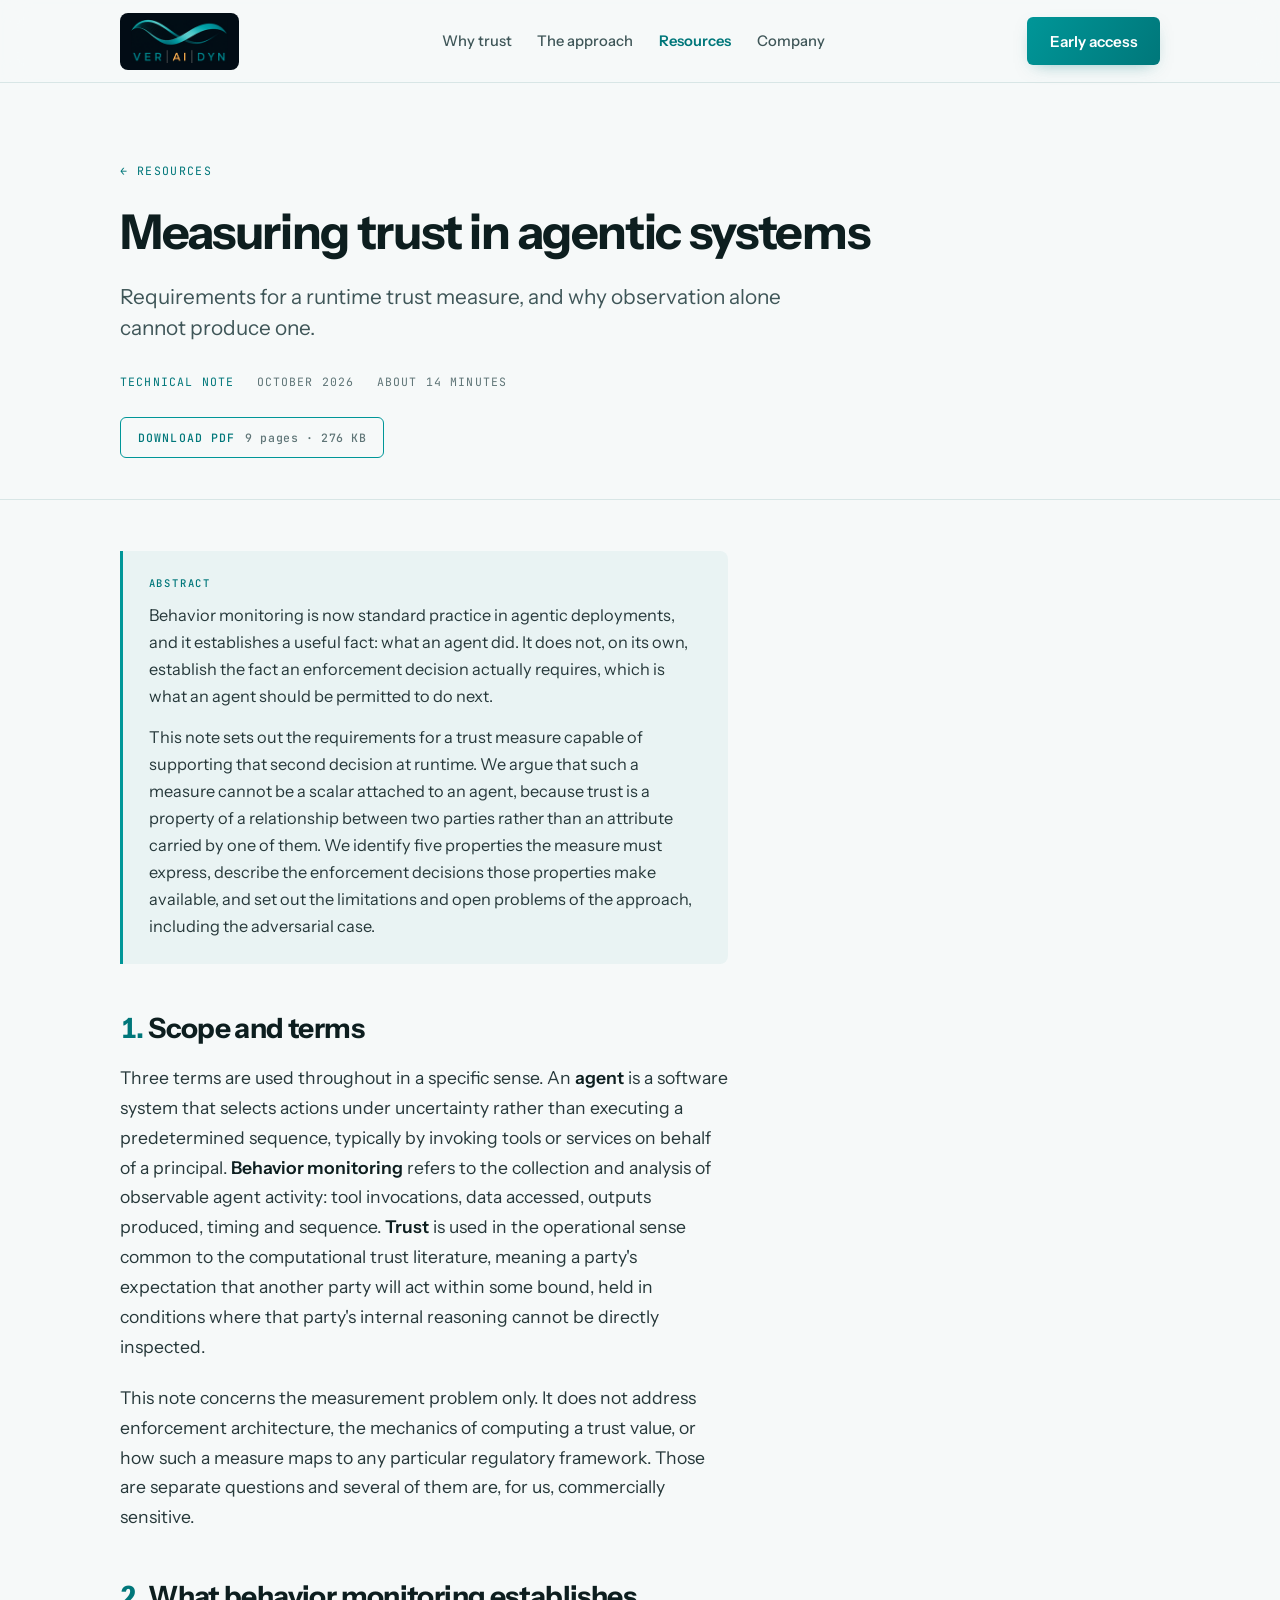
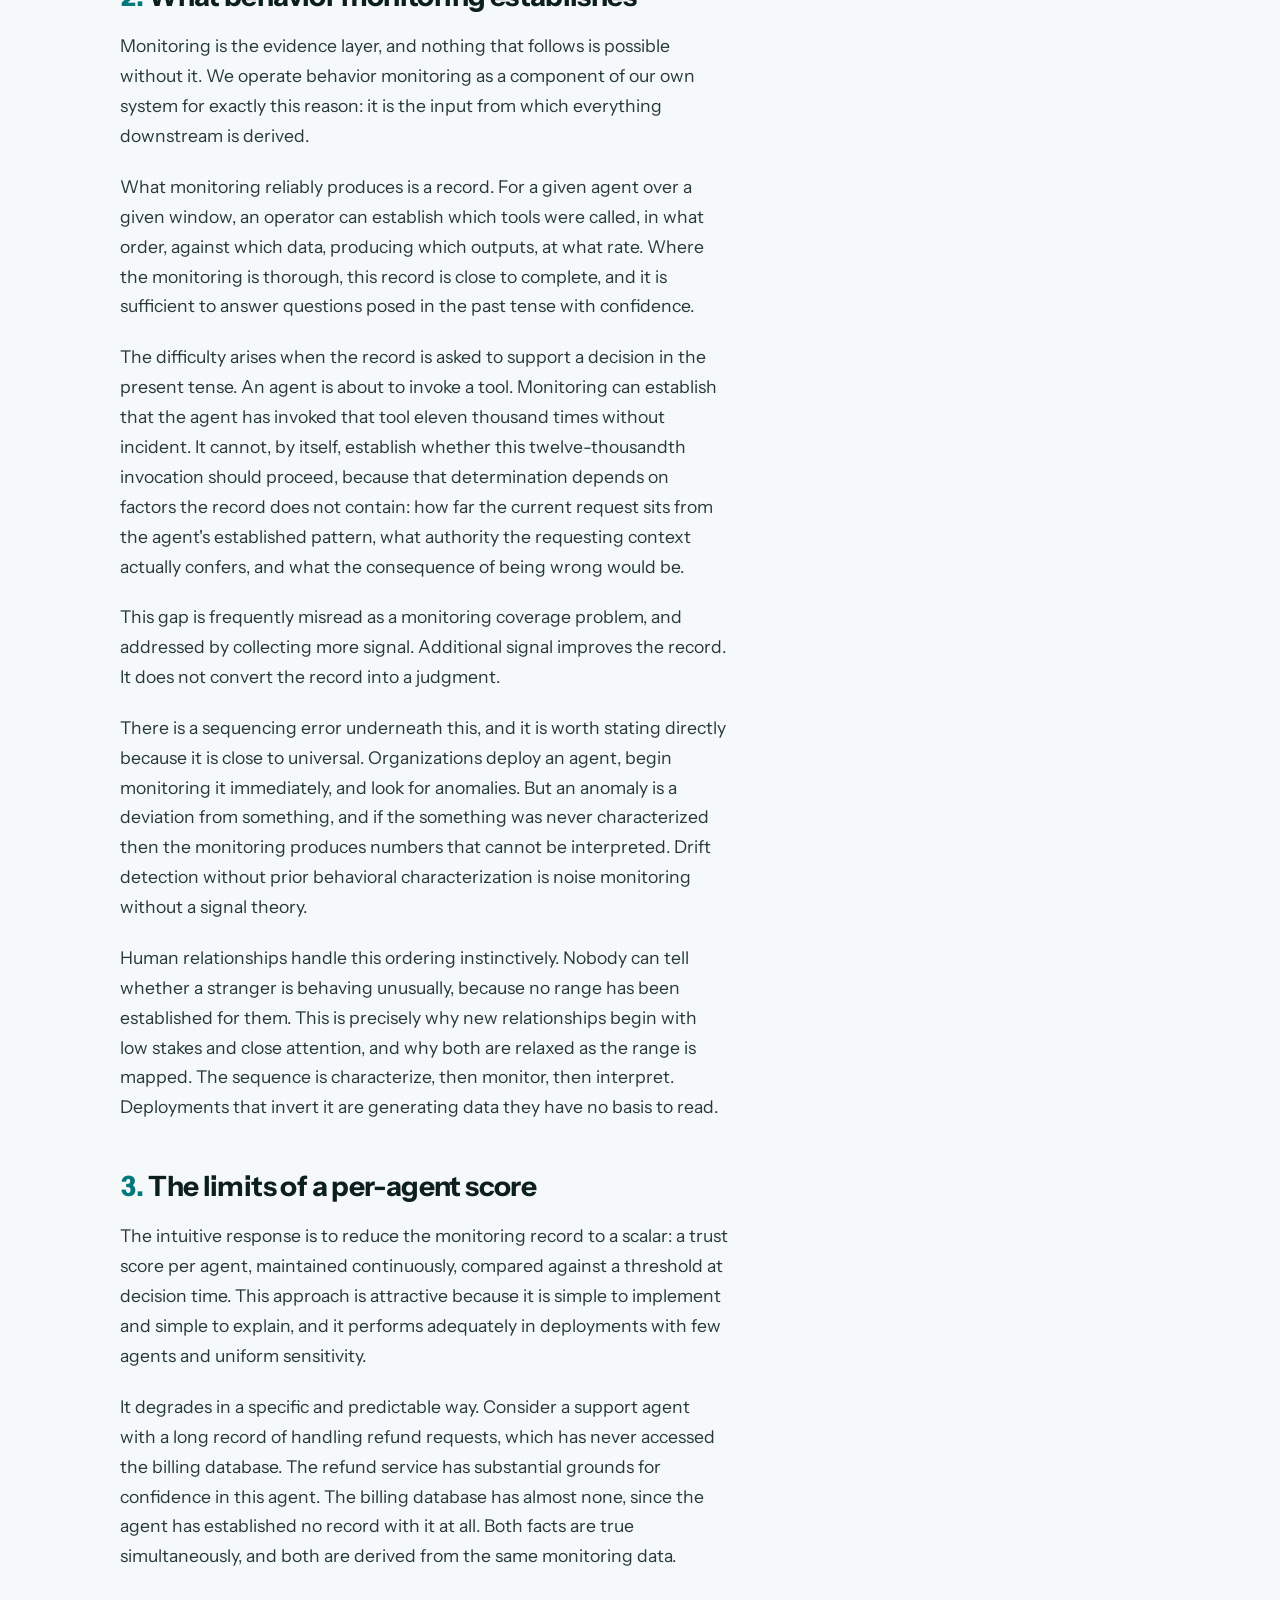
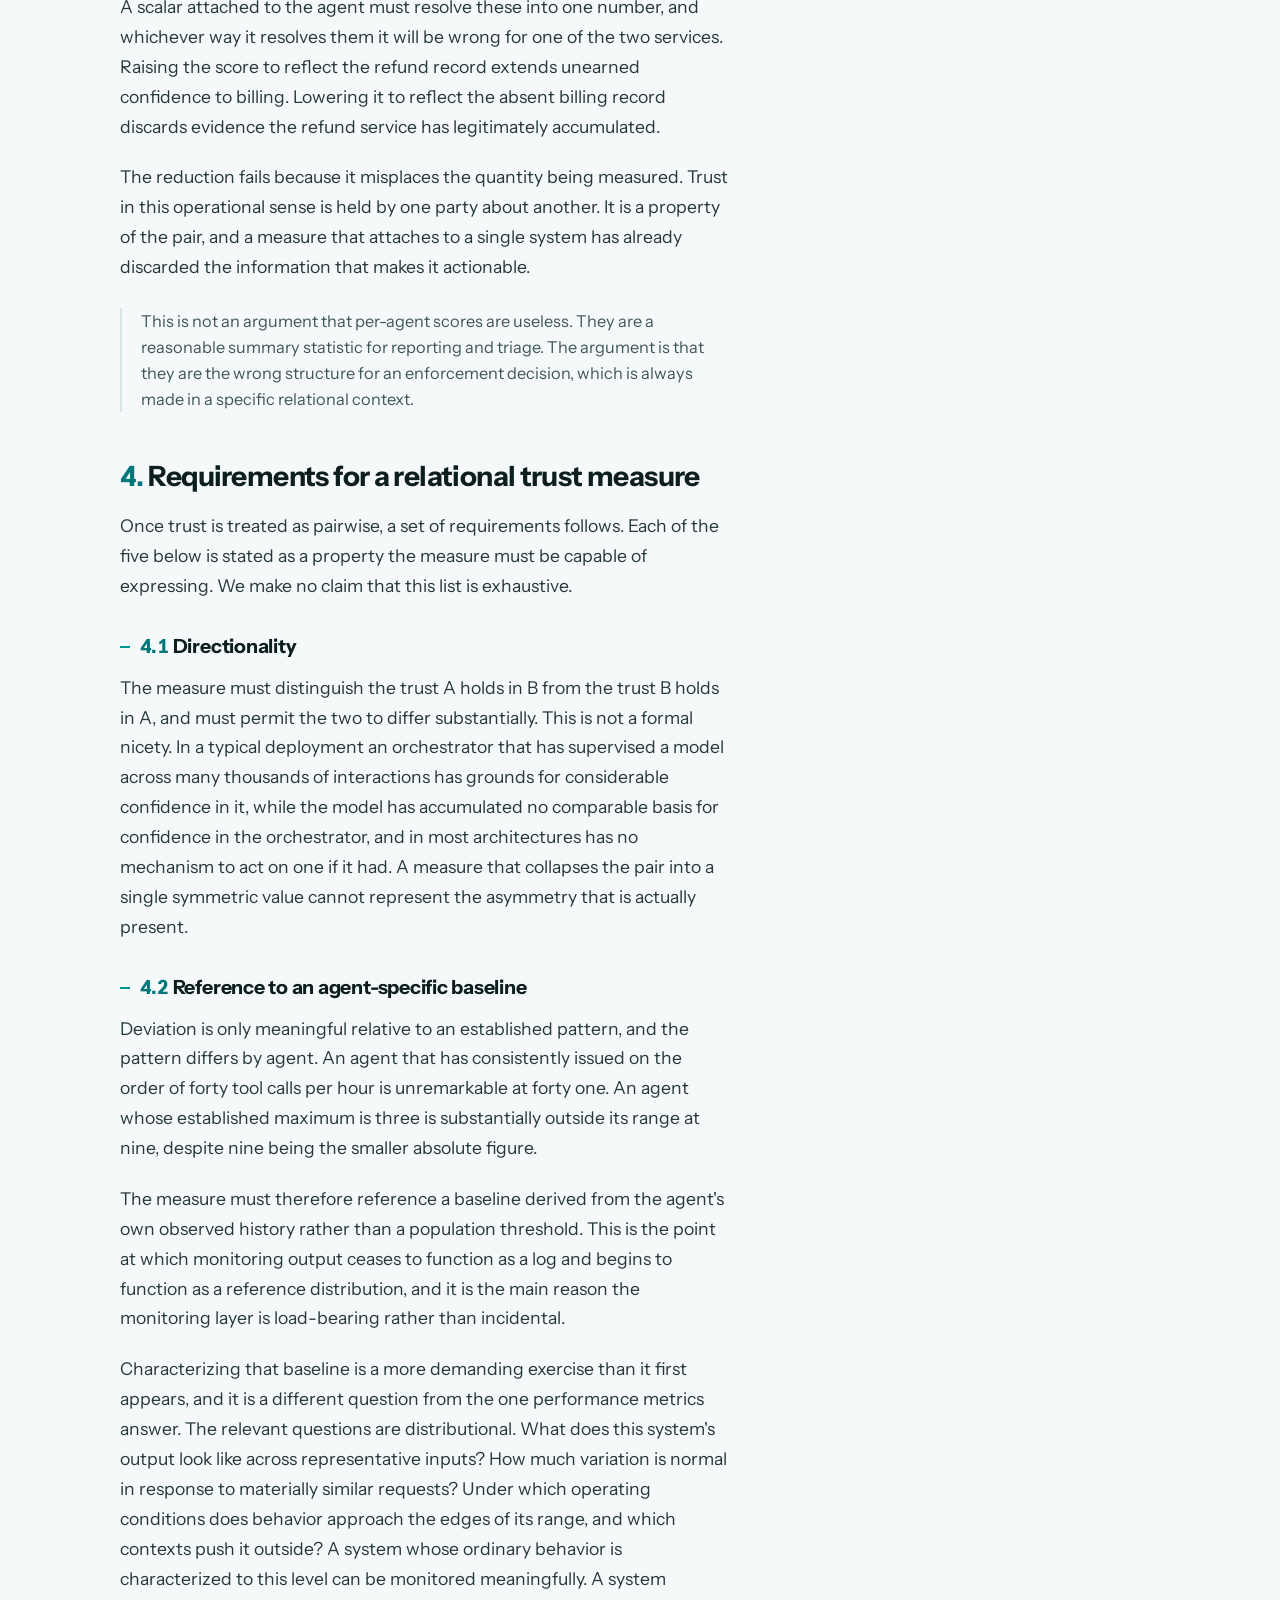
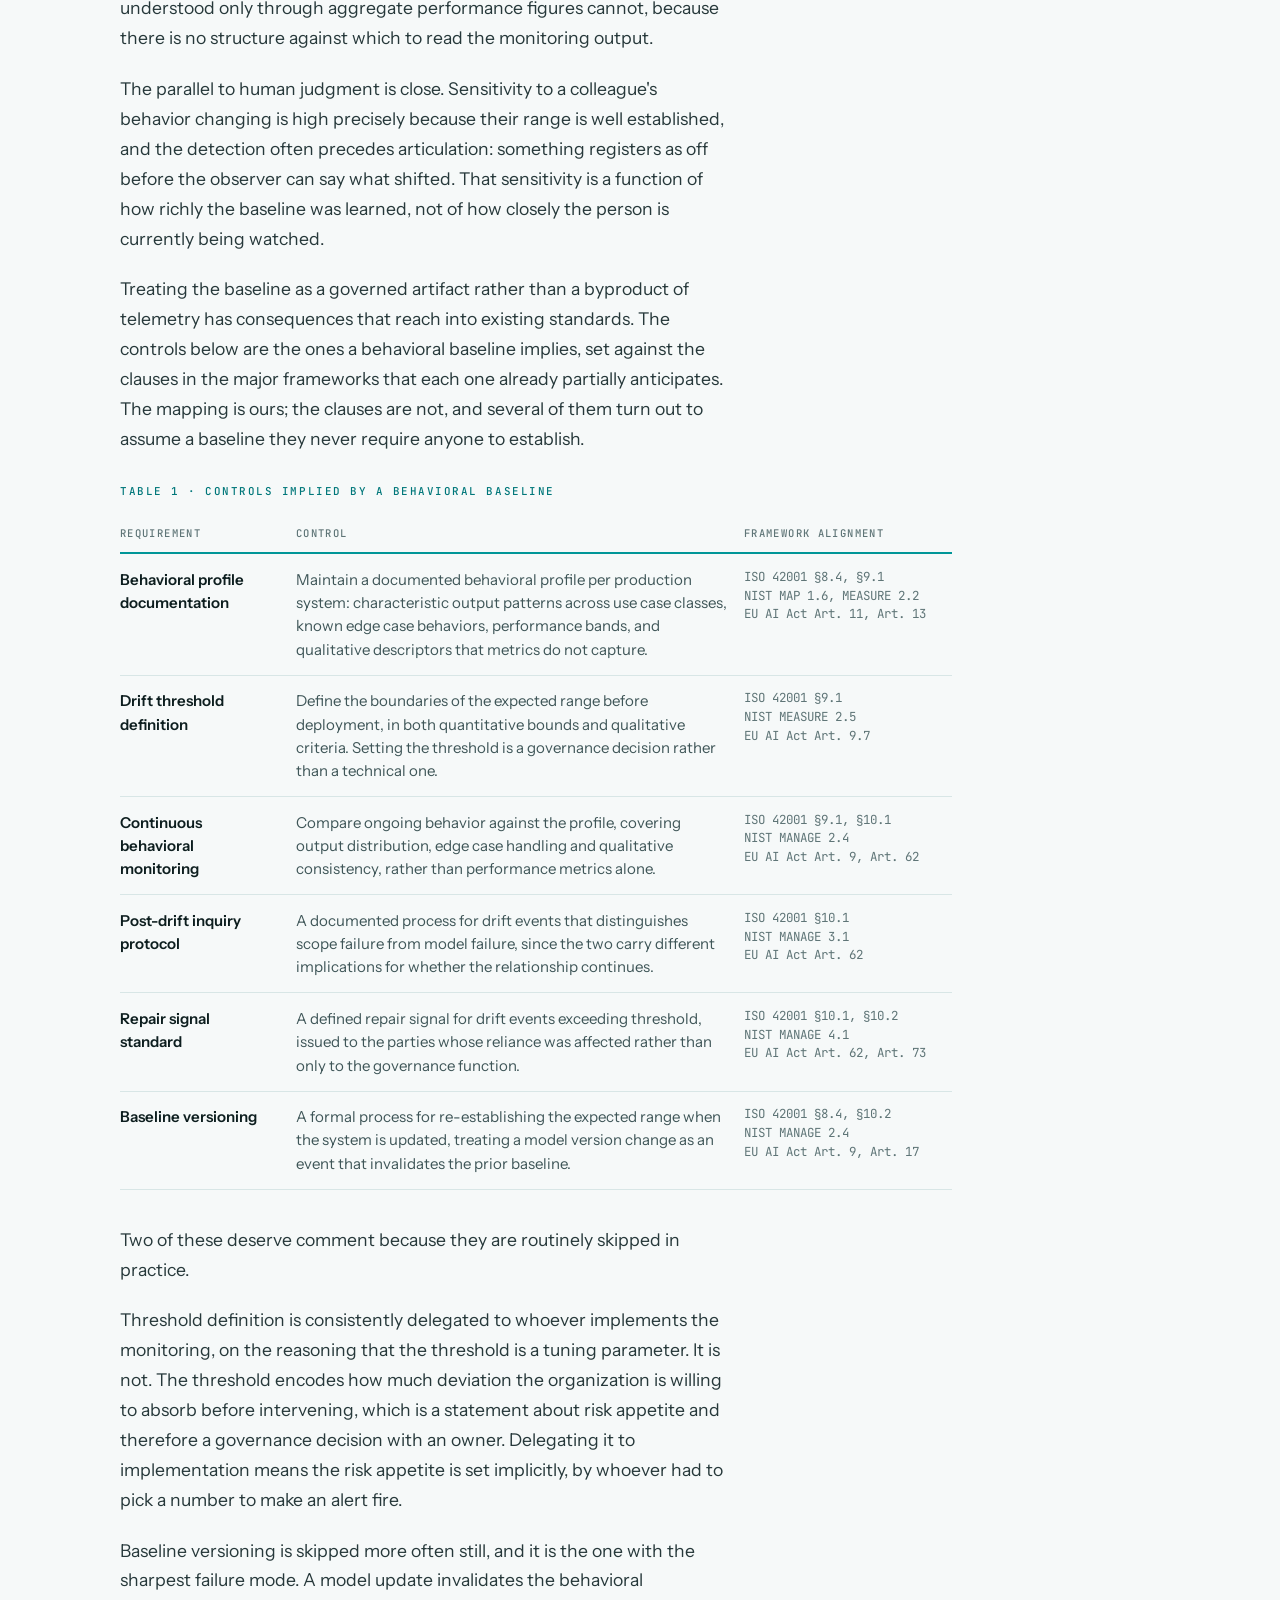
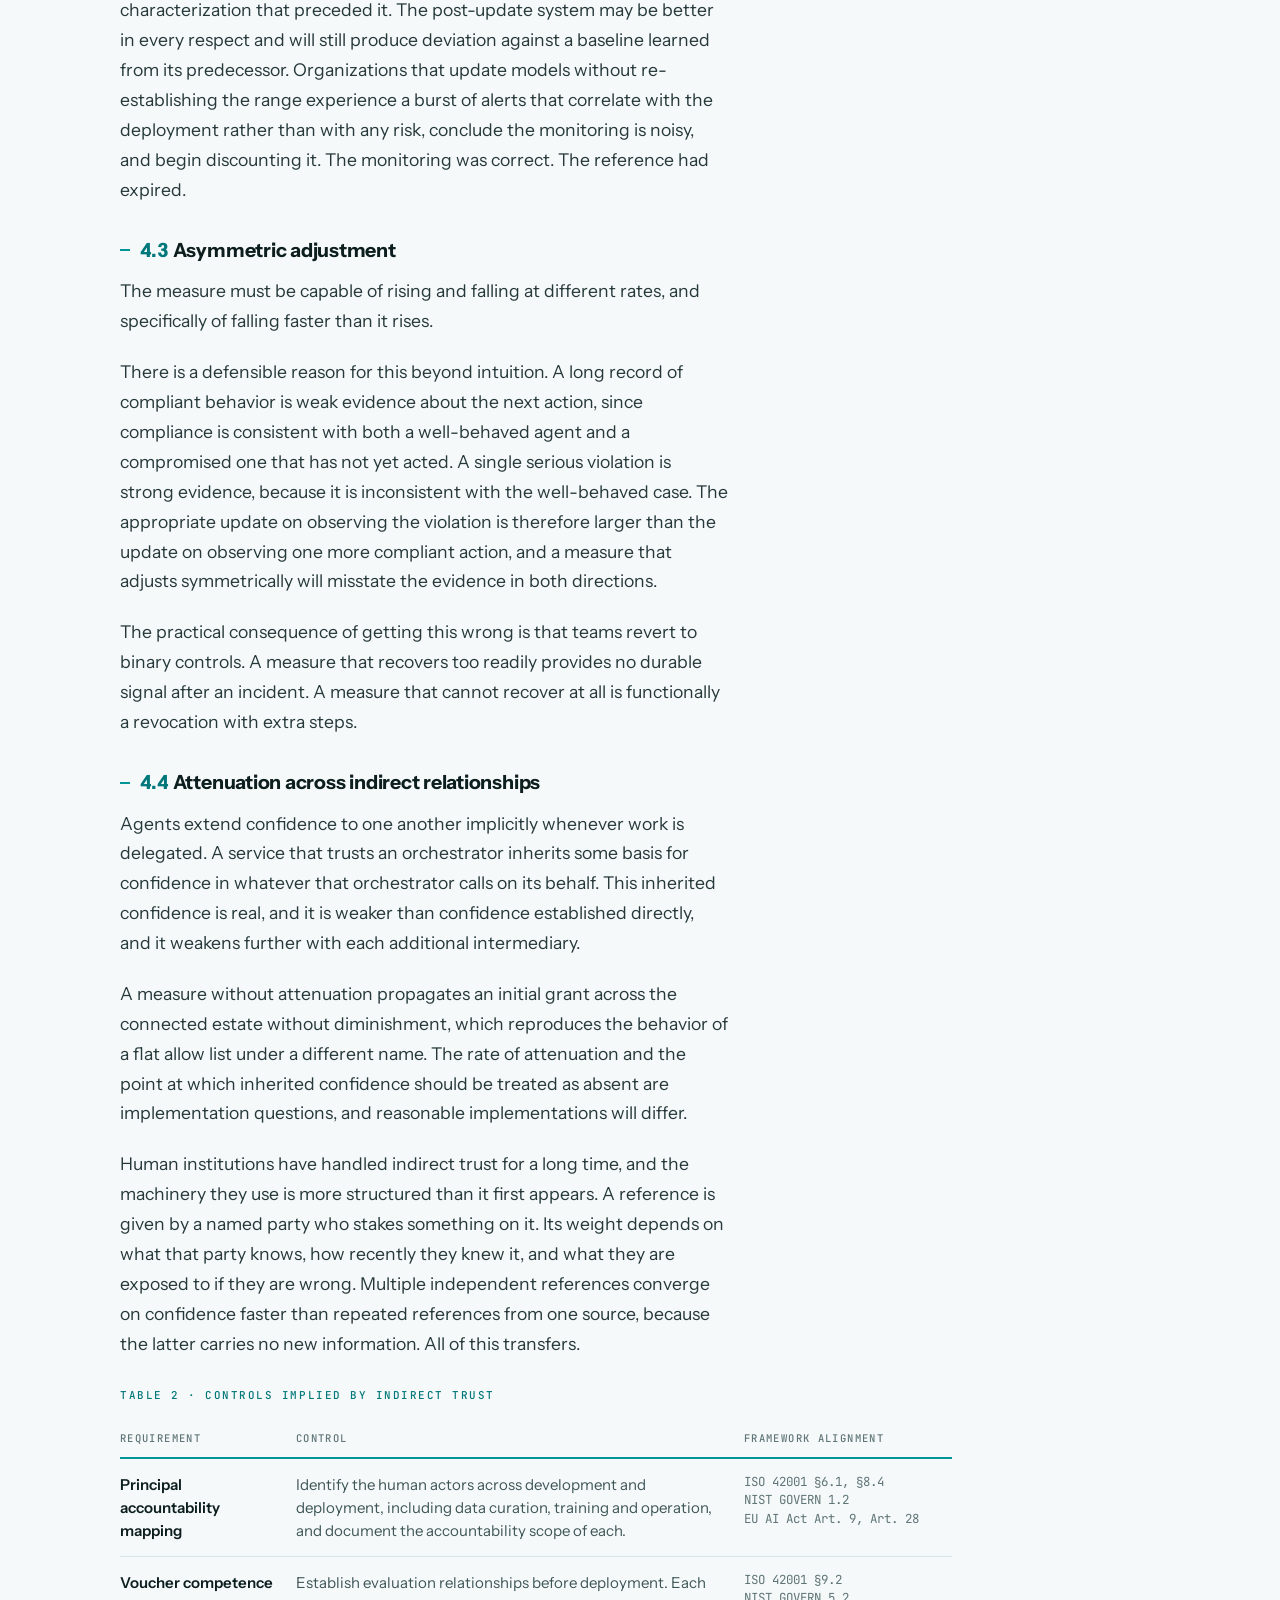
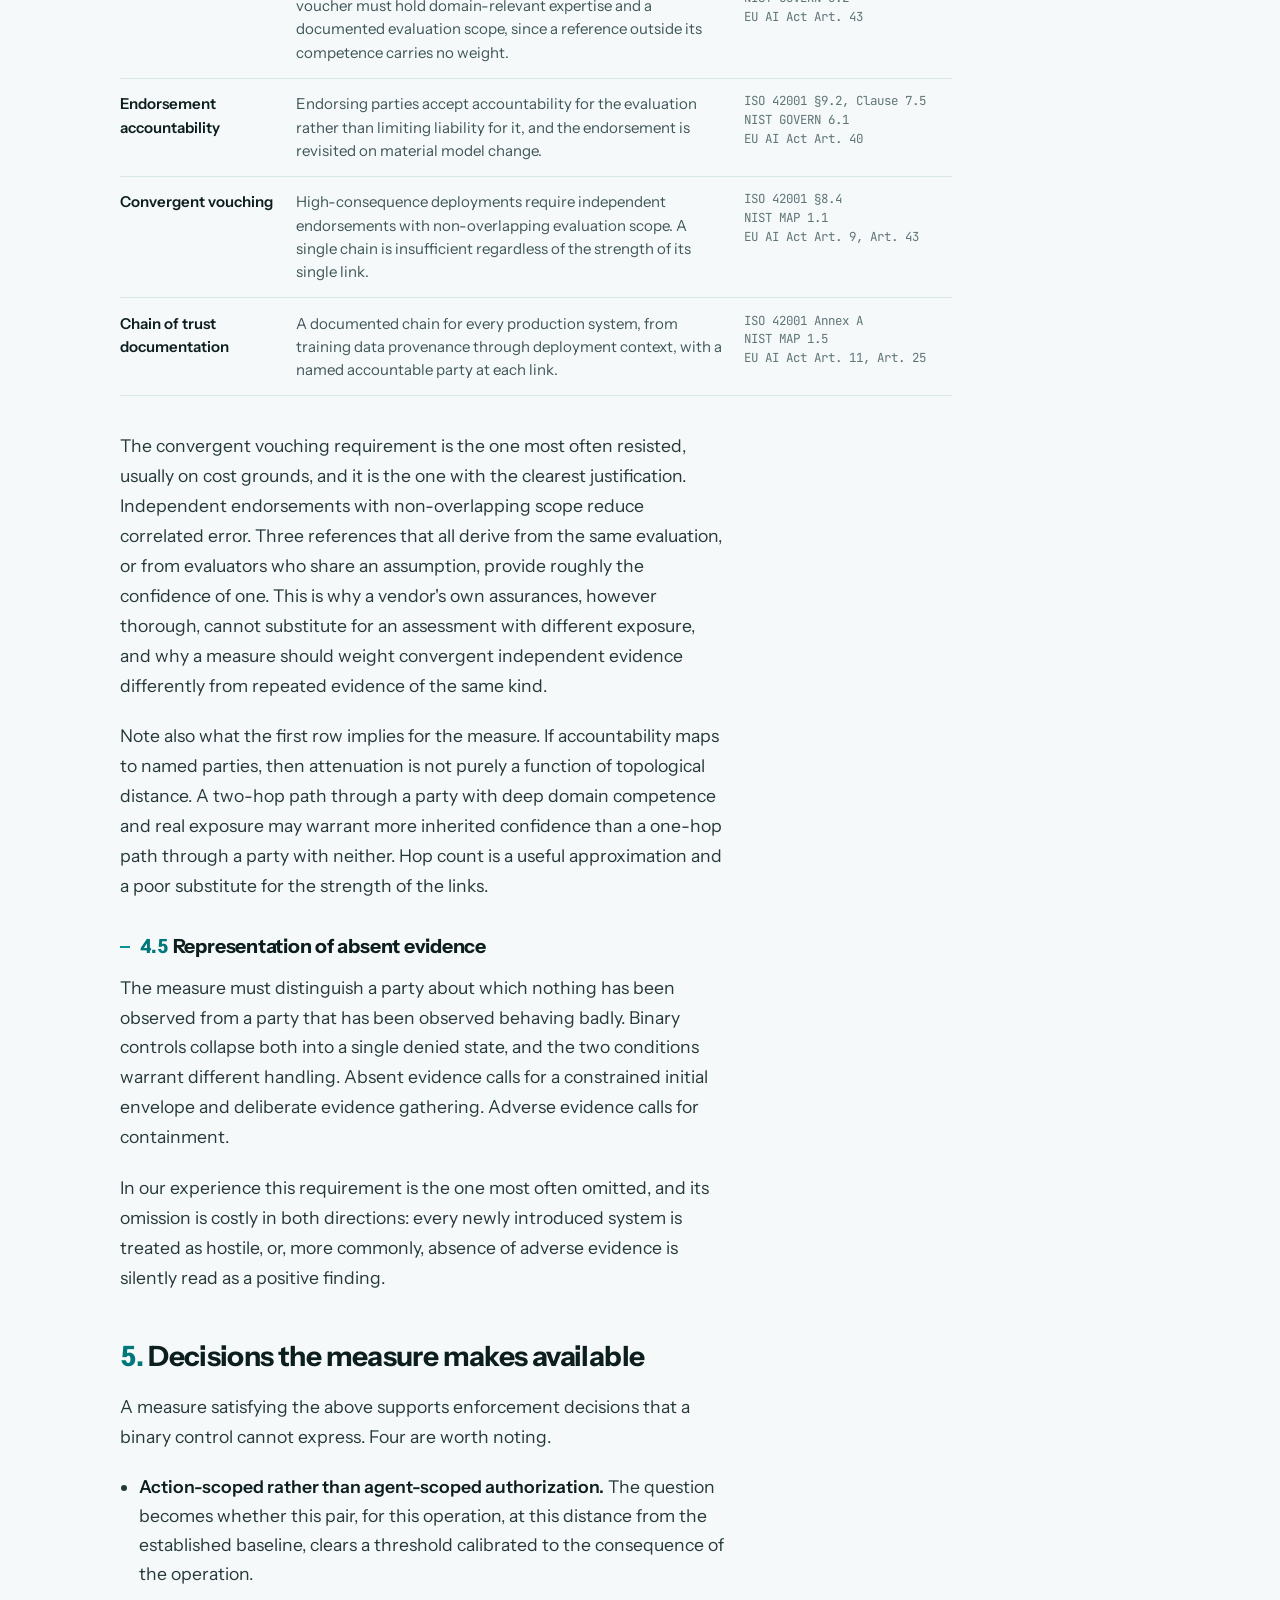
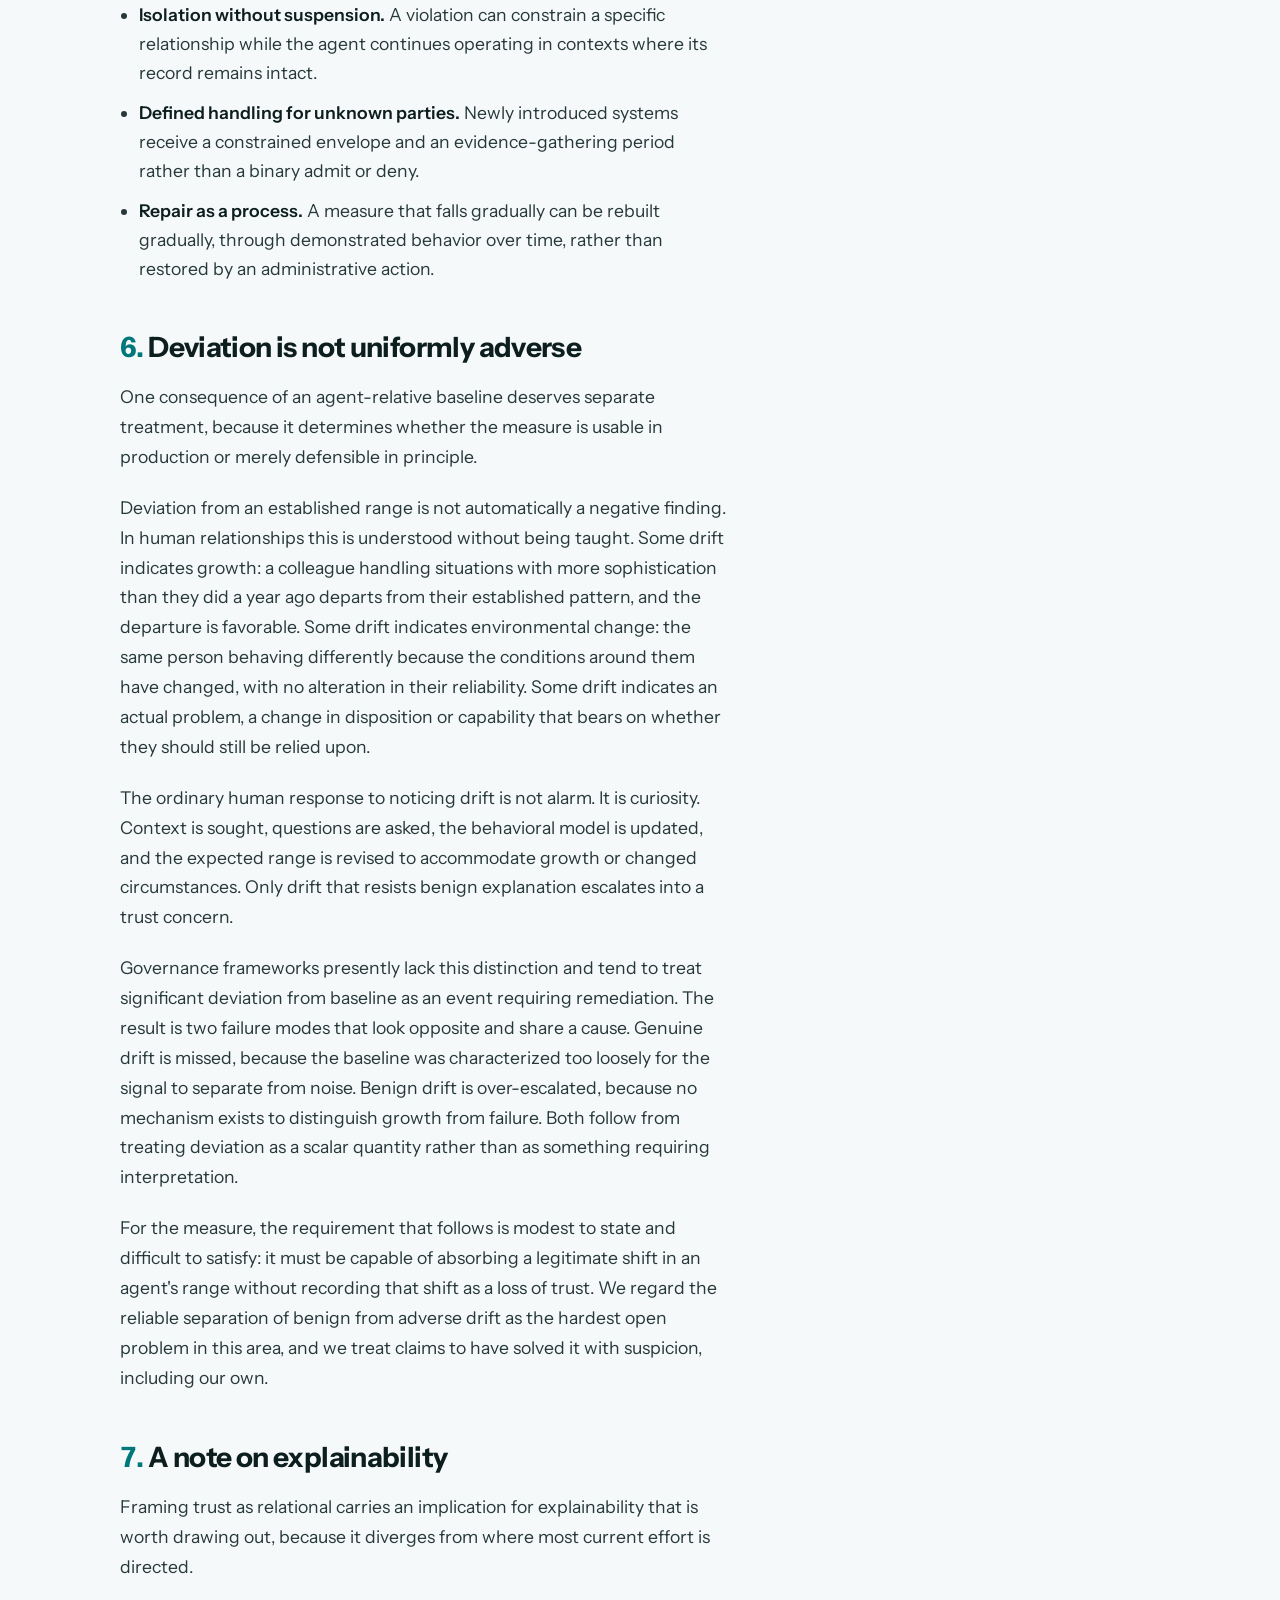
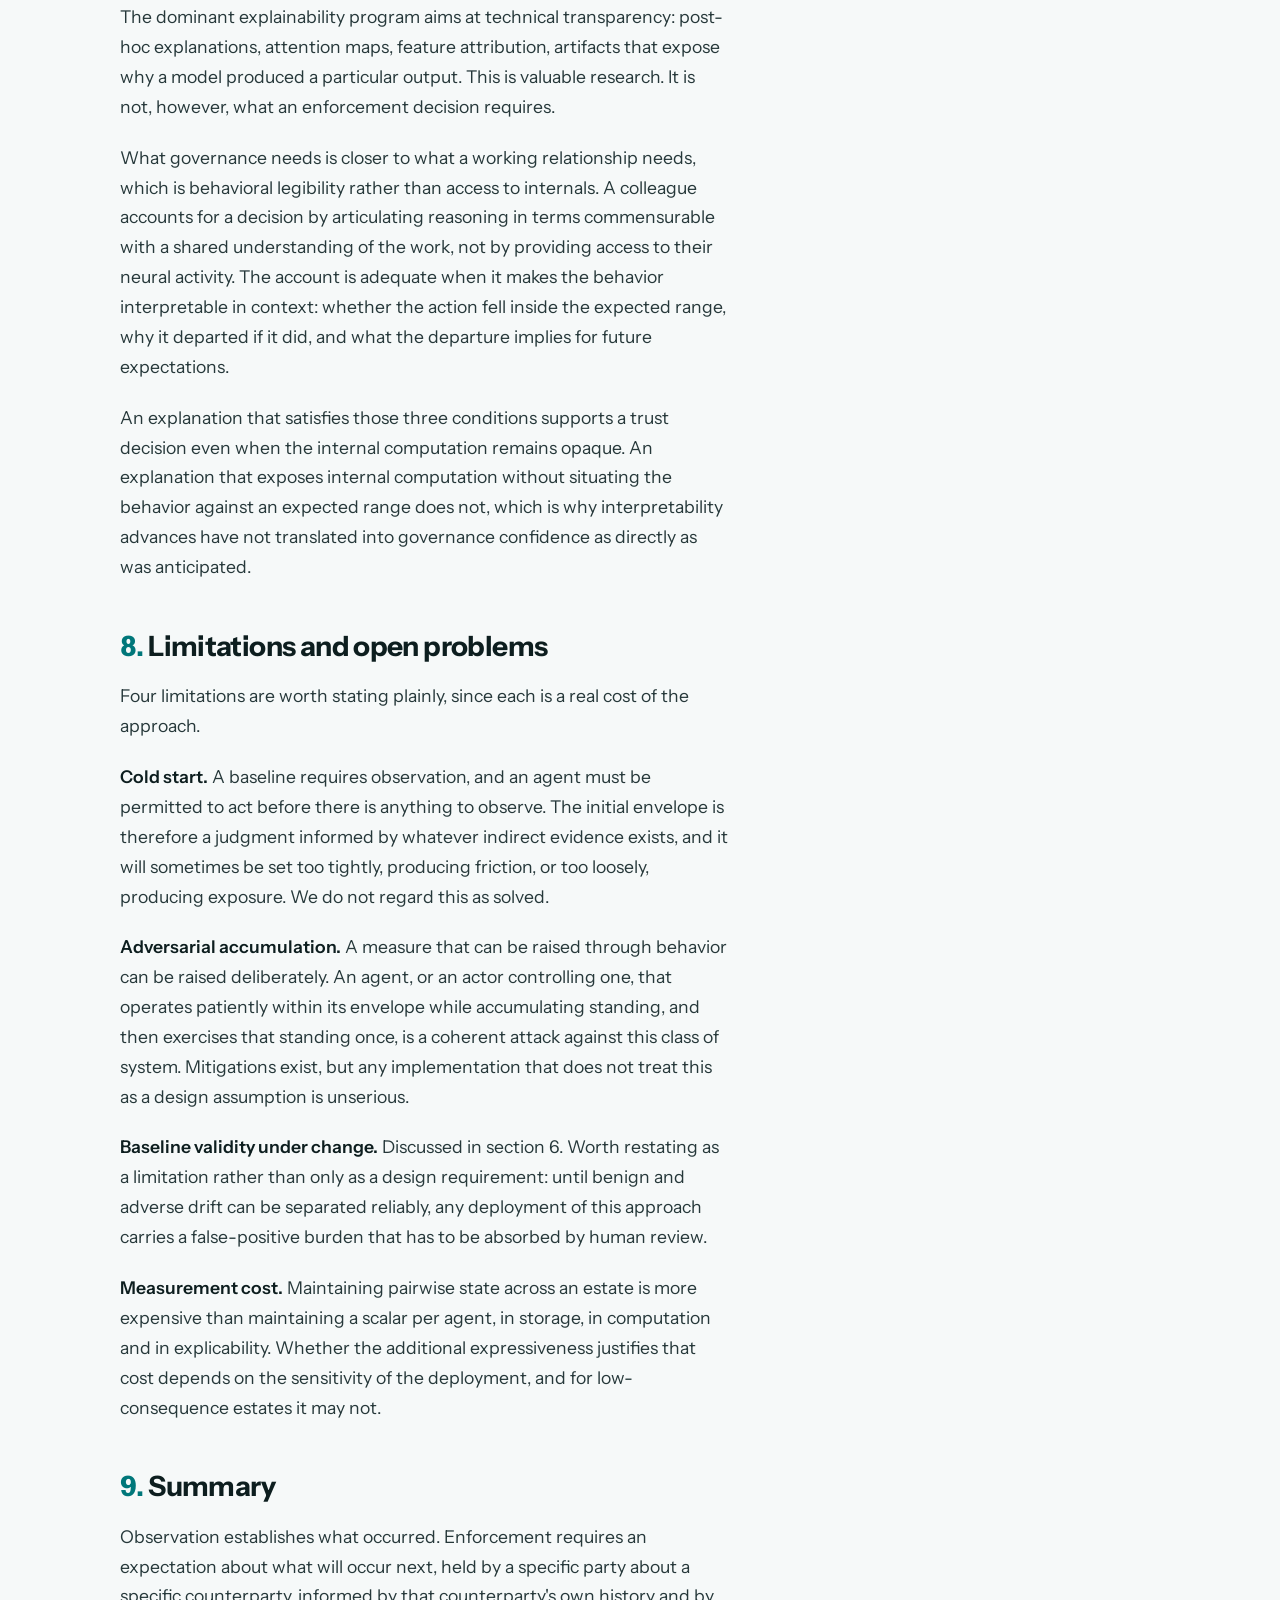
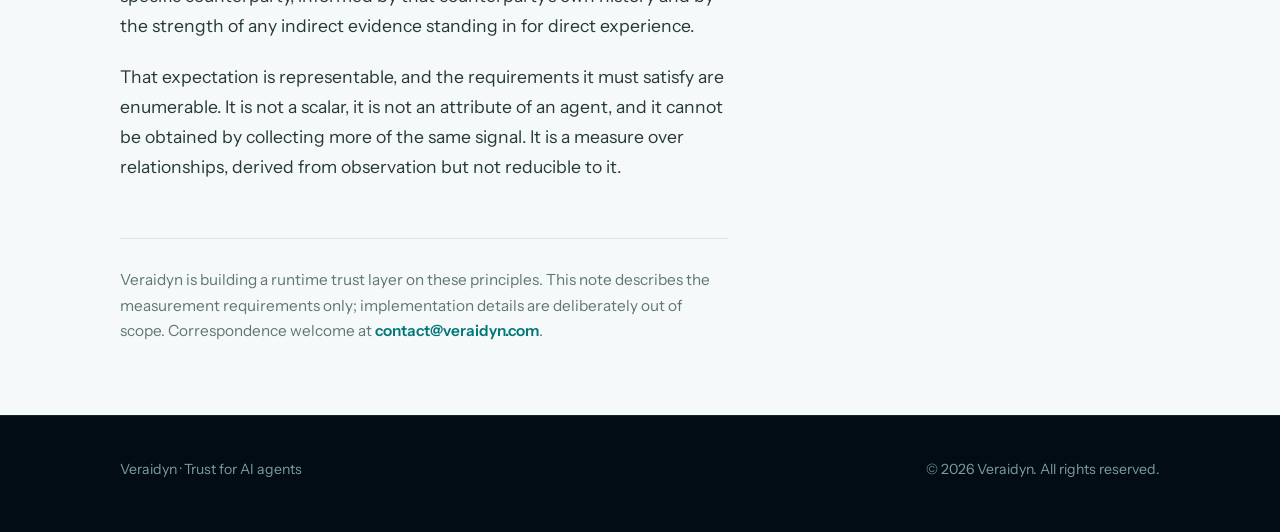
<file: resources/trust-lives-between-two-systems/index.html>
<!DOCTYPE html>
<html lang="en">
<head>
  <meta charset="UTF-8">
  <meta name="viewport" content="width=device-width, initial-scale=1.0">
  <title>Measuring trust in agentic systems · Veraidyn</title>
  <meta name="description" content="Behavior monitoring establishes what an agent did. It does not establish what an agent should be permitted to do next. Requirements for a runtime trust measure.">
<link rel="canonical" href="https://veraidyn.com/resources/trust-lives-between-two-systems/">

  <meta property="og:type" content="article">
  <meta property="og:url" content="https://veraidyn.com/resources/trust-lives-between-two-systems/">
  <meta property="og:title" content="Measuring trust in agentic systems">
  <meta property="og:description" content="Behavior monitoring establishes what an agent did. It does not establish what an agent should be permitted to do next. Requirements for a runtime trust measure.">
  <meta property="og:image" content="https://veraidyn.com/assets/thumbs/trust-lives-between-two-systems.jpg">
  <meta property="og:image:width" content="1280">
  <meta property="og:image:height" content="720">
  <meta name="twitter:card" content="summary_large_image">
  <meta name="twitter:title" content="Measuring trust in agentic systems">
  <meta name="twitter:description" content="Behavior monitoring establishes what an agent did. It does not establish what an agent should be permitted to do next. Requirements for a runtime trust measure.">
  <meta name="twitter:image" content="https://veraidyn.com/assets/thumbs/trust-lives-between-two-systems.jpg">

  <link rel="icon" href="/favicon.png" type="image/png" sizes="48x48">
  <link rel="apple-touch-icon" href="/apple-touch-icon.png">

  <link rel="preconnect" href="https://fonts.googleapis.com">
  <link rel="preconnect" href="https://fonts.gstatic.com" crossorigin>
  <link href="https://fonts.googleapis.com/css2?family=Instrument+Sans:wght@400;500;600;700&family=JetBrains+Mono:wght@400;500&display=swap" rel="stylesheet">
  <link rel="stylesheet" href="/assets/site.css">
</head>
<body>
  <a class="skip-link" href="#main">Skip to content</a>

  <nav class="nav" aria-label="Main">
    <div class="wrap nav-inner">
      <a class="brand" href="/" aria-label="Veraidyn home">
        <span class="logo-tile">
          <img class="logo-img" src="/logo-nav.png" alt="Veraidyn"
               onerror="this.style.display='none'; document.getElementById('wm-fallback').style.display='flex';">
          <span class="wm-fallback" id="wm-fallback" aria-hidden="true">
            <span class="seg-teal">VER</span><span class="div"></span><span class="seg-ai">AI</span><span class="div"></span><span class="seg-teal">DYN</span>
          </span>
        </span>
      </a>
      <div class="nav-links" id="nav-menu">
        <a href="/#why-trust">Why trust</a>
        <a href="/#approach">The approach</a>
        <a href="/resources/" aria-current="page">Resources</a>
        <a href="/company/">Company</a>
      </div>
      <a class="btn" href="mailto:contact@veraidyn.com?subject=Veraidyn%20early%20access">Early access</a>
      <button class="nav-toggle" type="button" id="nav-toggle"
              aria-label="Menu" aria-expanded="false" aria-controls="nav-menu">
        <span class="bars" aria-hidden="true"></span>
      </button>
    </div>
  </nav>

  <main id="main">
    <header class="art-head">
      <div class="wrap">
        <!-- Print only. Gives the PDF a title block instead of opening like a
             screenshot of a web page. Hidden on screen by default. -->
        <div class="print-cover">
          <p class="pc-brand">Veraidyn</p>
          <p class="pc-kind">Technical note &middot; veraidyn.com/resources</p>
        </div>
        <p><a class="back" href="/resources/">&larr; Resources</a></p>
        <h1>Measuring trust in agentic systems</h1>
        <p class="standfirst">Requirements for a runtime trust measure, and why observation alone cannot produce one.</p>
        <p class="art-meta">
          <span class="tag">Technical note</span>
          <span>October 2026</span>
          <span>About 14 minutes</span>
        </p>
        <p>
          <a class="art-dl" href="/assets/papers/measuring-trust-in-agentic-systems.pdf" download>
            Download PDF <span class="sz">9 pages &middot; 276&nbsp;KB</span>
          </a>
        </p>
      </div>
    </header>

    <article class="art">
      <div class="wrap"><div class="art-body">

        <div class="abstract">
          <span class="lbl">Abstract</span>
          <p>Behavior monitoring is now standard practice in agentic deployments, and it establishes a useful fact: what an agent did. It does not, on its own, establish the fact an enforcement decision actually requires, which is what an agent should be permitted to do next.</p>
          <p>This note sets out the requirements for a trust measure capable of supporting that second decision at runtime. We argue that such a measure cannot be a scalar attached to an agent, because trust is a property of a relationship between two parties rather than an attribute carried by one of them. We identify five properties the measure must express, describe the enforcement decisions those properties make available, and set out the limitations and open problems of the approach, including the adversarial case.</p>
        </div>

        <h2><span class="num">1.</span> Scope and terms</h2>

        <p>Three terms are used throughout in a specific sense. An <strong>agent</strong> is a software system that selects actions under uncertainty rather than executing a predetermined sequence, typically by invoking tools or services on behalf of a principal. <strong>Behavior monitoring</strong> refers to the collection and analysis of observable agent activity: tool invocations, data accessed, outputs produced, timing and sequence. <strong>Trust</strong> is used in the operational sense common to the computational trust literature, meaning a party's expectation that another party will act within some bound, held in conditions where that party's internal reasoning cannot be directly inspected.</p>

        <p>This note concerns the measurement problem only. It does not address enforcement architecture, the mechanics of computing a trust value, or how such a measure maps to any particular regulatory framework. Those are separate questions and several of them are, for us, commercially sensitive.</p>

        <h2><span class="num">2.</span> What behavior monitoring establishes</h2>

        <p>Monitoring is the evidence layer, and nothing that follows is possible without it. We operate behavior monitoring as a component of our own system for exactly this reason: it is the input from which everything downstream is derived.</p>

        <p>What monitoring reliably produces is a record. For a given agent over a given window, an operator can establish which tools were called, in what order, against which data, producing which outputs, at what rate. Where the monitoring is thorough, this record is close to complete, and it is sufficient to answer questions posed in the past tense with confidence.</p>

        <p>The difficulty arises when the record is asked to support a decision in the present tense. An agent is about to invoke a tool. Monitoring can establish that the agent has invoked that tool eleven thousand times without incident. It cannot, by itself, establish whether this twelve-thousandth invocation should proceed, because that determination depends on factors the record does not contain: how far the current request sits from the agent's established pattern, what authority the requesting context actually confers, and what the consequence of being wrong would be.</p>

        <p>This gap is frequently misread as a monitoring coverage problem, and addressed by collecting more signal. Additional signal improves the record. It does not convert the record into a judgment.</p>

        <p>There is a sequencing error underneath this, and it is worth stating directly because it is close to universal. Organizations deploy an agent, begin monitoring it immediately, and look for anomalies. But an anomaly is a deviation from something, and if the something was never characterized then the monitoring produces numbers that cannot be interpreted. Drift detection without prior behavioral characterization is noise monitoring without a signal theory.</p>

        <p>Human relationships handle this ordering instinctively. Nobody can tell whether a stranger is behaving unusually, because no range has been established for them. This is precisely why new relationships begin with low stakes and close attention, and why both are relaxed as the range is mapped. The sequence is characterize, then monitor, then interpret. Deployments that invert it are generating data they have no basis to read.</p>

        <h2><span class="num">3.</span> The limits of a per-agent score</h2>

        <p>The intuitive response is to reduce the monitoring record to a scalar: a trust score per agent, maintained continuously, compared against a threshold at decision time. This approach is attractive because it is simple to implement and simple to explain, and it performs adequately in deployments with few agents and uniform sensitivity.</p>

        <p>It degrades in a specific and predictable way. Consider a support agent with a long record of handling refund requests, which has never accessed the billing database. The refund service has substantial grounds for confidence in this agent. The billing database has almost none, since the agent has established no record with it at all. Both facts are true simultaneously, and both are derived from the same monitoring data.</p>

        <p>A scalar attached to the agent must resolve these into one number, and whichever way it resolves them it will be wrong for one of the two services. Raising the score to reflect the refund record extends unearned confidence to billing. Lowering it to reflect the absent billing record discards evidence the refund service has legitimately accumulated.</p>

        <p>The reduction fails because it misplaces the quantity being measured. Trust in this operational sense is held by one party about another. It is a property of the pair, and a measure that attaches to a single system has already discarded the information that makes it actionable.</p>

        <div class="note">
          <p>This is not an argument that per-agent scores are useless. They are a reasonable summary statistic for reporting and triage. The argument is that they are the wrong structure for an enforcement decision, which is always made in a specific relational context.</p>
        </div>

        <h2><span class="num">4.</span> Requirements for a relational trust measure</h2>

        <p>Once trust is treated as pairwise, a set of requirements follows. Each of the five below is stated as a property the measure must be capable of expressing. We make no claim that this list is exhaustive.</p>

        <h3><span class="num">4.1</span> Directionality</h3>

        <p>The measure must distinguish the trust A holds in B from the trust B holds in A, and must permit the two to differ substantially. This is not a formal nicety. In a typical deployment an orchestrator that has supervised a model across many thousands of interactions has grounds for considerable confidence in it, while the model has accumulated no comparable basis for confidence in the orchestrator, and in most architectures has no mechanism to act on one if it had. A measure that collapses the pair into a single symmetric value cannot represent the asymmetry that is actually present.</p>

        <h3><span class="num">4.2</span> Reference to an agent-specific baseline</h3>

        <p>Deviation is only meaningful relative to an established pattern, and the pattern differs by agent. An agent that has consistently issued on the order of forty tool calls per hour is unremarkable at forty one. An agent whose established maximum is three is substantially outside its range at nine, despite nine being the smaller absolute figure.</p>

        <p>The measure must therefore reference a baseline derived from the agent's own observed history rather than a population threshold. This is the point at which monitoring output ceases to function as a log and begins to function as a reference distribution, and it is the main reason the monitoring layer is load-bearing rather than incidental.</p>

        <p>Characterizing that baseline is a more demanding exercise than it first appears, and it is a different question from the one performance metrics answer. The relevant questions are distributional. What does this system's output look like across representative inputs? How much variation is normal in response to materially similar requests? Under which operating conditions does behavior approach the edges of its range, and which contexts push it outside? A system whose ordinary behavior is characterized to this level can be monitored meaningfully. A system understood only through aggregate performance figures cannot, because there is no structure against which to read the monitoring output.</p>

        <p>The parallel to human judgment is close. Sensitivity to a colleague's behavior changing is high precisely because their range is well established, and the detection often precedes articulation: something registers as off before the observer can say what shifted. That sensitivity is a function of how richly the baseline was learned, not of how closely the person is currently being watched.</p>

        <p>Treating the baseline as a governed artifact rather than a byproduct of telemetry has consequences that reach into existing standards. The controls below are the ones a behavioral baseline implies, set against the clauses in the major frameworks that each one already partially anticipates. The mapping is ours; the clauses are not, and several of them turn out to assume a baseline they never require anyone to establish.</p>

        <div class="art-table">
          <p class="cap">Table 1 &middot; Controls implied by a behavioral baseline</p>
          <div class="scroll">
            <table>
              <thead>
                <tr><th scope="col">Requirement</th><th scope="col">Control</th><th scope="col">Framework alignment</th></tr>
              </thead>
              <tbody>
                <tr>
                  <td>Behavioral profile documentation</td>
                  <td>Maintain a documented behavioral profile per production system: characteristic output patterns across use case classes, known edge case behaviors, performance bands, and qualitative descriptors that metrics do not capture.</td>
                  <td>ISO 42001 §8.4, §9.1<br>NIST MAP 1.6, MEASURE 2.2<br>EU AI Act Art. 11, Art. 13</td>
                </tr>
                <tr>
                  <td>Drift threshold definition</td>
                  <td>Define the boundaries of the expected range before deployment, in both quantitative bounds and qualitative criteria. Setting the threshold is a governance decision rather than a technical one.</td>
                  <td>ISO 42001 §9.1<br>NIST MEASURE 2.5<br>EU AI Act Art. 9.7</td>
                </tr>
                <tr>
                  <td>Continuous behavioral monitoring</td>
                  <td>Compare ongoing behavior against the profile, covering output distribution, edge case handling and qualitative consistency, rather than performance metrics alone.</td>
                  <td>ISO 42001 §9.1, §10.1<br>NIST MANAGE 2.4<br>EU AI Act Art. 9, Art. 62</td>
                </tr>
                <tr>
                  <td>Post-drift inquiry protocol</td>
                  <td>A documented process for drift events that distinguishes scope failure from model failure, since the two carry different implications for whether the relationship continues.</td>
                  <td>ISO 42001 §10.1<br>NIST MANAGE 3.1<br>EU AI Act Art. 62</td>
                </tr>
                <tr>
                  <td>Repair signal standard</td>
                  <td>A defined repair signal for drift events exceeding threshold, issued to the parties whose reliance was affected rather than only to the governance function.</td>
                  <td>ISO 42001 §10.1, §10.2<br>NIST MANAGE 4.1<br>EU AI Act Art. 62, Art. 73</td>
                </tr>
                <tr>
                  <td>Baseline versioning</td>
                  <td>A formal process for re-establishing the expected range when the system is updated, treating a model version change as an event that invalidates the prior baseline.</td>
                  <td>ISO 42001 §8.4, §10.2<br>NIST MANAGE 2.4<br>EU AI Act Art. 9, Art. 17</td>
                </tr>
              </tbody>
            </table>
          </div>
        </div>

        <p>Two of these deserve comment because they are routinely skipped in practice.</p>

        <p>Threshold definition is consistently delegated to whoever implements the monitoring, on the reasoning that the threshold is a tuning parameter. It is not. The threshold encodes how much deviation the organization is willing to absorb before intervening, which is a statement about risk appetite and therefore a governance decision with an owner. Delegating it to implementation means the risk appetite is set implicitly, by whoever had to pick a number to make an alert fire.</p>

        <p>Baseline versioning is skipped more often still, and it is the one with the sharpest failure mode. A model update invalidates the behavioral characterization that preceded it. The post-update system may be better in every respect and will still produce deviation against a baseline learned from its predecessor. Organizations that update models without re-establishing the range experience a burst of alerts that correlate with the deployment rather than with any risk, conclude the monitoring is noisy, and begin discounting it. The monitoring was correct. The reference had expired.</p>

        <h3><span class="num">4.3</span> Asymmetric adjustment</h3>

        <p>The measure must be capable of rising and falling at different rates, and specifically of falling faster than it rises.</p>

        <p>There is a defensible reason for this beyond intuition. A long record of compliant behavior is weak evidence about the next action, since compliance is consistent with both a well-behaved agent and a compromised one that has not yet acted. A single serious violation is strong evidence, because it is inconsistent with the well-behaved case. The appropriate update on observing the violation is therefore larger than the update on observing one more compliant action, and a measure that adjusts symmetrically will misstate the evidence in both directions.</p>

        <p>The practical consequence of getting this wrong is that teams revert to binary controls. A measure that recovers too readily provides no durable signal after an incident. A measure that cannot recover at all is functionally a revocation with extra steps.</p>

        <h3><span class="num">4.4</span> Attenuation across indirect relationships</h3>

        <p>Agents extend confidence to one another implicitly whenever work is delegated. A service that trusts an orchestrator inherits some basis for confidence in whatever that orchestrator calls on its behalf. This inherited confidence is real, and it is weaker than confidence established directly, and it weakens further with each additional intermediary.</p>

        <p>A measure without attenuation propagates an initial grant across the connected estate without diminishment, which reproduces the behavior of a flat allow list under a different name. The rate of attenuation and the point at which inherited confidence should be treated as absent are implementation questions, and reasonable implementations will differ.</p>

        <p>Human institutions have handled indirect trust for a long time, and the machinery they use is more structured than it first appears. A reference is given by a named party who stakes something on it. Its weight depends on what that party knows, how recently they knew it, and what they are exposed to if they are wrong. Multiple independent references converge on confidence faster than repeated references from one source, because the latter carries no new information. All of this transfers.</p>

        <div class="art-table">
          <p class="cap">Table 2 &middot; Controls implied by indirect trust</p>
          <div class="scroll">
            <table>
              <thead>
                <tr><th scope="col">Requirement</th><th scope="col">Control</th><th scope="col">Framework alignment</th></tr>
              </thead>
              <tbody>
                <tr>
                  <td>Principal accountability mapping</td>
                  <td>Identify the human actors across development and deployment, including data curation, training and operation, and document the accountability scope of each.</td>
                  <td>ISO 42001 §6.1, §8.4<br>NIST GOVERN 1.2<br>EU AI Act Art. 9, Art. 28</td>
                </tr>
                <tr>
                  <td>Voucher competence</td>
                  <td>Establish evaluation relationships before deployment. Each voucher must hold domain-relevant expertise and a documented evaluation scope, since a reference outside its competence carries no weight.</td>
                  <td>ISO 42001 §9.2<br>NIST GOVERN 5.2<br>EU AI Act Art. 43</td>
                </tr>
                <tr>
                  <td>Endorsement accountability</td>
                  <td>Endorsing parties accept accountability for the evaluation rather than limiting liability for it, and the endorsement is revisited on material model change.</td>
                  <td>ISO 42001 §9.2, Clause 7.5<br>NIST GOVERN 6.1<br>EU AI Act Art. 40</td>
                </tr>
                <tr>
                  <td>Convergent vouching</td>
                  <td>High-consequence deployments require independent endorsements with non-overlapping evaluation scope. A single chain is insufficient regardless of the strength of its single link.</td>
                  <td>ISO 42001 §8.4<br>NIST MAP 1.1<br>EU AI Act Art. 9, Art. 43</td>
                </tr>
                <tr>
                  <td>Chain of trust documentation</td>
                  <td>A documented chain for every production system, from training data provenance through deployment context, with a named accountable party at each link.</td>
                  <td>ISO 42001 Annex A<br>NIST MAP 1.5<br>EU AI Act Art. 11, Art. 25</td>
                </tr>
              </tbody>
            </table>
          </div>
        </div>

        <p>The convergent vouching requirement is the one most often resisted, usually on cost grounds, and it is the one with the clearest justification. Independent endorsements with non-overlapping scope reduce correlated error. Three references that all derive from the same evaluation, or from evaluators who share an assumption, provide roughly the confidence of one. This is why a vendor's own assurances, however thorough, cannot substitute for an assessment with different exposure, and why a measure should weight convergent independent evidence differently from repeated evidence of the same kind.</p>

        <p>Note also what the first row implies for the measure. If accountability maps to named parties, then attenuation is not purely a function of topological distance. A two-hop path through a party with deep domain competence and real exposure may warrant more inherited confidence than a one-hop path through a party with neither. Hop count is a useful approximation and a poor substitute for the strength of the links.</p>

        <h3><span class="num">4.5</span> Representation of absent evidence</h3>

        <p>The measure must distinguish a party about which nothing has been observed from a party that has been observed behaving badly. Binary controls collapse both into a single denied state, and the two conditions warrant different handling. Absent evidence calls for a constrained initial envelope and deliberate evidence gathering. Adverse evidence calls for containment.</p>

        <p>In our experience this requirement is the one most often omitted, and its omission is costly in both directions: every newly introduced system is treated as hostile, or, more commonly, absence of adverse evidence is silently read as a positive finding.</p>

        <h2><span class="num">5.</span> Decisions the measure makes available</h2>

        <p>A measure satisfying the above supports enforcement decisions that a binary control cannot express. Four are worth noting.</p>

        <ul>
          <li><strong>Action-scoped rather than agent-scoped authorization.</strong> The question becomes whether this pair, for this operation, at this distance from the established baseline, clears a threshold calibrated to the consequence of the operation.</li>
          <li><strong>Isolation without suspension.</strong> A violation can constrain a specific relationship while the agent continues operating in contexts where its record remains intact.</li>
          <li><strong>Defined handling for unknown parties.</strong> Newly introduced systems receive a constrained envelope and an evidence-gathering period rather than a binary admit or deny.</li>
          <li><strong>Repair as a process.</strong> A measure that falls gradually can be rebuilt gradually, through demonstrated behavior over time, rather than restored by an administrative action.</li>
        </ul>

        <h2><span class="num">6.</span> Deviation is not uniformly adverse</h2>

        <p>One consequence of an agent-relative baseline deserves separate treatment, because it determines whether the measure is usable in production or merely defensible in principle.</p>

        <p>Deviation from an established range is not automatically a negative finding. In human relationships this is understood without being taught. Some drift indicates growth: a colleague handling situations with more sophistication than they did a year ago departs from their established pattern, and the departure is favorable. Some drift indicates environmental change: the same person behaving differently because the conditions around them have changed, with no alteration in their reliability. Some drift indicates an actual problem, a change in disposition or capability that bears on whether they should still be relied upon.</p>

        <p>The ordinary human response to noticing drift is not alarm. It is curiosity. Context is sought, questions are asked, the behavioral model is updated, and the expected range is revised to accommodate growth or changed circumstances. Only drift that resists benign explanation escalates into a trust concern.</p>

        <p>Governance frameworks presently lack this distinction and tend to treat significant deviation from baseline as an event requiring remediation. The result is two failure modes that look opposite and share a cause. Genuine drift is missed, because the baseline was characterized too loosely for the signal to separate from noise. Benign drift is over-escalated, because no mechanism exists to distinguish growth from failure. Both follow from treating deviation as a scalar quantity rather than as something requiring interpretation.</p>

        <p>For the measure, the requirement that follows is modest to state and difficult to satisfy: it must be capable of absorbing a legitimate shift in an agent's range without recording that shift as a loss of trust. We regard the reliable separation of benign from adverse drift as the hardest open problem in this area, and we treat claims to have solved it with suspicion, including our own.</p>

        <h2><span class="num">7.</span> A note on explainability</h2>

        <p>Framing trust as relational carries an implication for explainability that is worth drawing out, because it diverges from where most current effort is directed.</p>

        <p>The dominant explainability program aims at technical transparency: post-hoc explanations, attention maps, feature attribution, artifacts that expose why a model produced a particular output. This is valuable research. It is not, however, what an enforcement decision requires.</p>

        <p>What governance needs is closer to what a working relationship needs, which is behavioral legibility rather than access to internals. A colleague accounts for a decision by articulating reasoning in terms commensurable with a shared understanding of the work, not by providing access to their neural activity. The account is adequate when it makes the behavior interpretable in context: whether the action fell inside the expected range, why it departed if it did, and what the departure implies for future expectations.</p>

        <p>An explanation that satisfies those three conditions supports a trust decision even when the internal computation remains opaque. An explanation that exposes internal computation without situating the behavior against an expected range does not, which is why interpretability advances have not translated into governance confidence as directly as was anticipated.</p>

        <h2><span class="num">8.</span> Limitations and open problems</h2>

        <p>Four limitations are worth stating plainly, since each is a real cost of the approach.</p>

        <p><strong>Cold start.</strong> A baseline requires observation, and an agent must be permitted to act before there is anything to observe. The initial envelope is therefore a judgment informed by whatever indirect evidence exists, and it will sometimes be set too tightly, producing friction, or too loosely, producing exposure. We do not regard this as solved.</p>

        <p><strong>Adversarial accumulation.</strong> A measure that can be raised through behavior can be raised deliberately. An agent, or an actor controlling one, that operates patiently within its envelope while accumulating standing, and then exercises that standing once, is a coherent attack against this class of system. Mitigations exist, but any implementation that does not treat this as a design assumption is unserious.</p>

        <p><strong>Baseline validity under change.</strong> Discussed in section 6. Worth restating as a limitation rather than only as a design requirement: until benign and adverse drift can be separated reliably, any deployment of this approach carries a false-positive burden that has to be absorbed by human review.</p>

        <p><strong>Measurement cost.</strong> Maintaining pairwise state across an estate is more expensive than maintaining a scalar per agent, in storage, in computation and in explicability. Whether the additional expressiveness justifies that cost depends on the sensitivity of the deployment, and for low-consequence estates it may not.</p>

        <h2><span class="num">9.</span> Summary</h2>

        <p>Observation establishes what occurred. Enforcement requires an expectation about what will occur next, held by a specific party about a specific counterparty, informed by that counterparty's own history and by the strength of any indirect evidence standing in for direct experience.</p>

        <p>That expectation is representable, and the requirements it must satisfy are enumerable. It is not a scalar, it is not an attribute of an agent, and it cannot be obtained by collecting more of the same signal. It is a measure over relationships, derived from observation but not reducible to it.</p>

        <div class="art-foot">
          <p>Veraidyn is building a runtime trust layer on these principles. This note describes the measurement requirements only; implementation details are deliberately out of scope. Correspondence welcome at <a href="mailto:contact@veraidyn.com?subject=Measuring%20trust%20in%20agentic%20systems">contact@veraidyn.com</a>.</p>
        </div>

      </div></div>
    </article>
  </main>

  <footer>
    <div class="wrap footer-inner">
      <p>Veraidyn · Trust for AI agents</p>
      <p>© 2026 Veraidyn. All rights reserved.</p>
    </div>
  </footer>
  <script src="/assets/nav.js" defer></script>
</body>
</html>
</file>
<file: assets/site.css>
/* ---------------------------------------------------------------------
   Veraidyn shared stylesheet for sub-pages (/resources/, /company/).

   index.html still carries its own inline CSS. That page is a hand-tuned
   one-off and is live, so it is deliberately left alone. The tokens below
   are copied from it verbatim; if you change a token there, change it here.
   --------------------------------------------------------------------- */

:root {
  --bg: #f6f9f9;
  --card: #ffffff;
  --tint: #e9f3f3;
  --ink: #0d1e1f;
  --ink-dim: #3f5658;
  --ink-faint: #5f7577;
  --line: #d8e6e6;
  --vir: #009698;
  --vir-deep: #00777a;
  --vir-bright: #00b5b7;
  --amber: #f0a63c;
  --console-bg: #071416;
  --console-line: #16292b;
  --max: 68rem;
  --sans: "Instrument Sans", system-ui, -apple-system, sans-serif;
  --mono: "JetBrains Mono", ui-monospace, "Cascadia Code", Consolas, monospace;
}

* { margin: 0; padding: 0; box-sizing: border-box; }
html { scroll-behavior: smooth; background: #020c15; }

body {
  background: var(--bg);
  color: var(--ink);
  font-family: var(--sans);
  font-size: 1.0625rem;
  line-height: 1.65;
  -webkit-font-smoothing: antialiased;
  text-rendering: optimizeLegibility;
  overflow-x: hidden;
}

::selection { background: #bfe6e6; color: var(--ink); }
a { color: var(--vir-deep); text-decoration: none; }
a:hover { text-decoration: underline; text-underline-offset: 3px; }
:focus-visible { outline: 2px solid var(--vir-deep); outline-offset: 3px; border-radius: 2px; }

.skip-link {
  position: absolute; left: -9999px; top: 0;
  background: var(--vir-deep); color: #fff;
  padding: 0.6rem 1rem; z-index: 50; font-weight: 600;
}
.skip-link:focus { left: 1rem; top: 1rem; }

.wrap { max-width: var(--max); margin: 0 auto; padding: 0 1.5rem; }

/* ---------- Nav (markup matches index.html exactly) ---------- */
.nav {
  position: sticky; top: 0; z-index: 40;
  background: rgba(246, 249, 249, 0.82);
  backdrop-filter: blur(14px); -webkit-backdrop-filter: blur(14px);
  border-bottom: 1px solid var(--line);
}
/* padding-top/bottom, never the shorthand. This element is class="wrap
   nav-inner", and `padding: 0.8rem 0` rewrites all four sides, zeroing the
   horizontal gutter .wrap sets on this very element at equal specificity.
   That is what left the brand hard against the left edge and the nav 24px
   out of line with every heading below it. */
.nav-inner {
  display: flex; align-items: center; justify-content: space-between; gap: 1rem;
  padding-top: 0.8rem; padding-bottom: 0.8rem;
}
.brand { display: flex; align-items: center; }
.brand:hover { text-decoration: none; }
.logo-tile { background: rgb(2, 12, 21); border-radius: 8px; padding: 0.4rem 0.7rem; display: flex; align-items: center; }
.logo-img { display: block; height: 44px; width: auto; }
.wm-fallback {
  display: none; align-items: center; gap: 0.45rem;
  font-weight: 600; font-size: 1rem; letter-spacing: 0.28em; text-transform: uppercase;
}
.wm-fallback .seg-teal { color: var(--vir-bright); }
.wm-fallback .seg-ai { color: var(--amber); }
.wm-fallback .div { width: 1px; height: 1.1em; background: #5f7674; opacity: 0.6; margin-left: -0.28em; }
/* Four links, so a tighter gap than the original two-link nav used.

   Below 940px this same element becomes the dropdown panel rather than an
   inline row, so there is no duplicate mobile list to keep in step with
   this one. Keep in step with the copy of this block in index.html. */
.nav-links { display: flex; align-items: center; gap: 1.6rem; }
.nav-links a { color: var(--ink-dim); font-size: 0.92rem; font-weight: 500; }
.nav-links a:hover { color: var(--ink); text-decoration: none; }
.nav-links a[aria-current="page"] { color: var(--vir-deep); font-weight: 600; }

/* Three bars drawn from one empty span plus its two pseudo-elements, so the
   open state can rotate them into an X instead of swapping an icon. */
.nav-toggle {
  display: none; flex: none; padding: 0; cursor: pointer;
  width: 42px; height: 42px;
  align-items: center; justify-content: center;
  background: rgba(2, 12, 21, 0.05);
  border: 1px solid var(--line); border-radius: 10px;
}
.nav-toggle:hover { background: rgba(2, 12, 21, 0.09); }
.nav-toggle .bars { position: relative; display: block; width: 18px; height: 2px; }
.nav-toggle .bars,
.nav-toggle .bars::before,
.nav-toggle .bars::after {
  background: var(--ink); border-radius: 2px;
  transition: transform 0.24s ease, background 0.14s ease;
}
.nav-toggle .bars::before,
.nav-toggle .bars::after {
  content: ""; position: absolute; left: 0; width: 18px; height: 2px;
}
.nav-toggle .bars::before { top: -6px; }
.nav-toggle .bars::after { top: 6px; }
.nav-toggle[aria-expanded="true"] .bars { background: transparent; }
.nav-toggle[aria-expanded="true"] .bars::before { transform: translateY(6px) rotate(45deg); }
.nav-toggle[aria-expanded="true"] .bars::after { transform: translateY(-6px) rotate(-45deg); }

@media (max-width: 939px) {
  .nav-toggle { display: flex; }
  /* Once the links leave the flow, space-between would strand the CTA in
     the middle of the bar. The auto margin keeps it beside the toggle. */
  .nav-inner > .btn { margin-left: auto; }

  /* .nav is sticky, which positions it, so the panel spans the nav's full
     width rather than the padded .wrap inside it. */
  .nav-links {
    position: absolute; top: 100%; left: 0; right: 0;
    display: block; padding: 0;
    background: var(--console-bg);
    border-bottom: 1px solid var(--console-line);
    /* visibility is what takes the links out of the tab order while closed.
       max-height alone leaves them focusable behind a collapsed panel. */
    max-height: 0; overflow: hidden; opacity: 0; visibility: hidden;
    transition: max-height 0.26s ease, opacity 0.2s ease, visibility 0s linear 0.26s;
  }
  .nav.menu-open .nav-links {
    max-height: 70vh; opacity: 1; visibility: visible;
    transition: max-height 0.26s ease, opacity 0.2s ease, visibility 0s;
  }
  .nav-links a {
    display: block; padding: 0.85rem 1.5rem; font-size: 1rem;
    color: #cfe5e4; border-top: 1px solid rgba(255, 255, 255, 0.055);
  }
  .nav-links a:first-child { border-top: 0; }
  .nav-links a:hover { color: #fff; background: rgba(0, 181, 183, 0.08); }
  .nav-links a[aria-current="page"] {
    color: var(--vir-bright); box-shadow: inset 3px 0 0 var(--vir-bright);
  }
}

/* The toggle adds 58px (button plus gap) to a bar that only just fitted a
   320px screen, which pushed the brand and the CTA into overflow there.
   360px is the narrowest common Android width and clears it untouched, so
   the trims below are scoped under that rather than applied to all phones. */
@media (max-width: 359px) {
  /* Trimming the brand and the CTA is enough on its own to clear 320px, so
     the gutter is deliberately left alone: narrowing it here would pull the
     nav out of line with the content column again, which is the whole thing
     the padding-top/bottom rule above exists to fix. */
  .nav-inner { gap: 0.6rem; }
  .logo-img { height: 34px; }
  .nav-inner > .btn { font-size: 0.82rem; padding: 0.55rem 0.85rem; }
}
.btn {
  display: inline-block; font-weight: 600; font-size: 0.95rem; color: #fff;
  background: linear-gradient(120deg, var(--vir), var(--vir-deep));
  padding: 0.7rem 1.4rem; border-radius: 6px;
  box-shadow: 0 6px 18px -8px rgba(0, 120, 122, 0.5);
  transition: filter 0.15s ease, transform 0.15s ease; white-space: nowrap;
}
.btn:hover { filter: brightness(1.08); text-decoration: none; transform: translateY(-1px); color: #fff; }

/* Secondary action. Used where a section needs an onward link but must not
   compete with the real CTA, which on most pages is the solid .btn sitting
   a section away. Outline rather than fill keeps the hierarchy obvious. */
.btn-ghost {
  display: inline-block; font-weight: 600; font-size: 0.95rem;
  color: var(--vir-deep); background: transparent;
  padding: 0.65rem 1.3rem; border: 1px solid var(--line); border-radius: 6px;
  transition: border-color 0.15s ease, background 0.15s ease; white-space: nowrap;
}
.btn-ghost:hover {
  border-color: var(--vir); background: rgba(0, 150, 152, 0.05);
  text-decoration: none; color: var(--vir-deep);
}

/* ---------- Page header band ---------- */
.phead { padding: 4.5rem 0 3rem; border-bottom: 1px solid var(--line); }
.kicker {
  font-family: var(--mono); font-size: 0.72rem; font-weight: 500;
  letter-spacing: 0.18em; text-transform: uppercase; color: var(--vir-deep);
  margin-bottom: 1.1rem; display: flex; align-items: center; gap: 0.7rem;
}
.kicker::before { content: ""; width: 2rem; height: 1px; background: var(--vir); }
.phead h1 {
  font-weight: 700; font-size: clamp(2.1rem, 5.4vw, 3.3rem);
  line-height: 1.08; letter-spacing: -0.028em; max-width: 20ch;
}
.phead .lede { margin-top: 1.3rem; max-width: 46rem; color: var(--ink-dim); font-size: 1.14rem; }

section { padding: 4rem 0; }
.sect-k {
  font-family: var(--mono); font-size: 0.7rem; font-weight: 500;
  letter-spacing: 0.16em; text-transform: uppercase; color: var(--vir-deep);
}
h2 { font-weight: 700; font-size: clamp(1.5rem, 3.4vw, 2.1rem); line-height: 1.14; letter-spacing: -0.022em; }

/* ---------- Editorial list (resources, events) -----------------------
   A list, not a grid of cards. Rules and type do the work so it reads as
   an index rather than a box stack. */
.elist { border-top: 1px solid var(--line); }
.eitem {
  display: grid; grid-template-columns: 1fr; gap: 0.5rem;
  padding: 2rem 0; border-bottom: 1px solid var(--line);
  transition: background 0.2s ease;
}
@media (min-width: 820px) {
  .eitem { grid-template-columns: 13rem 1fr; gap: 2.5rem; align-items: start; }
}
.eitem:hover { background: rgba(0, 150, 152, 0.035); }
.emeta { display: flex; flex-direction: column; gap: 0.35rem; }
.etype {
  font-family: var(--mono); font-size: 0.68rem; font-weight: 500;
  letter-spacing: 0.15em; text-transform: uppercase; color: var(--vir-deep);
}
.edate { font-family: var(--mono); font-size: 0.72rem; color: var(--ink-faint); }
.eitem h3 { font-weight: 700; font-size: clamp(1.2rem, 2.4vw, 1.55rem); line-height: 1.25; letter-spacing: -0.018em; }
.eitem h3 a { color: var(--ink); }
.eitem h3 a:hover { color: var(--vir-deep); text-decoration: none; }
.esum { margin-top: 0.5rem; color: var(--ink-dim); font-size: 1.02rem; max-width: 46rem; }
.ego { margin-top: 0.7rem; font-family: var(--mono); font-size: 0.72rem; letter-spacing: 0.1em; color: var(--vir-deep); }

/* ---------- Article thumbnails ----------
   16:9, which is the YouTube thumbnail ratio (1280x720) and close enough to
   the LinkedIn share ratio that one asset serves both. Lives at the top of
   the meta column, above the type and date.

   Every thumb degrades to a styled block if the file is missing, via the
   onerror handler in the markup, so the page is shippable before any
   artwork exists and a late or misnamed file never shows a broken icon. */
.ethumb {
  display: block; position: relative; width: 100%; max-width: 22rem;
  aspect-ratio: 16 / 9; margin-bottom: 0.9rem;
  border: 1px solid var(--line); border-radius: 8px; overflow: hidden;
  background: var(--tint);
}
/* Stacked above the placeholder rather than beside it, so a real image
   simply covers it. The placeholder is painted underneath at all times and
   is revealed only when the image fails, which also means the layout is
   identical whether or not the artwork exists. */
.ethumb img {
  position: absolute; inset: 0; z-index: 1;
  width: 100%; height: 100%; object-fit: cover; display: block;
}

/* Placeholder. Reads as a deliberate empty state rather than a failure:
   a viridian wash, a brand mark, and the word PLACEHOLDER so nobody ships
   it to production by accident. */
.ethumb .ph {
  position: absolute; inset: 0; z-index: 0;
  display: flex; flex-direction: column; align-items: center; justify-content: center;
  gap: 0.4rem;
  background: linear-gradient(135deg, rgba(0,150,152,0.10), rgba(0,150,152,0.03));
}
.ethumb .ph::before {
  content: ""; width: 1.6rem; height: 1.6rem; border-radius: 50%;
  border: 2px solid var(--vir); opacity: 0.55;
}
.ethumb .ph span {
  font-family: var(--mono); font-size: 0.6rem; font-weight: 500;
  letter-spacing: 0.16em; text-transform: uppercase; color: var(--vir-deep);
  opacity: 0.8;
}
a.ethumb:hover { border-color: var(--vir); }
a.ethumb:hover img { opacity: 0.92; }

@media (min-width: 820px) {
  /* Inside the 13rem meta column the thumb is ~208x117, which is enough to
     read at a glance without turning the editorial list into a card grid. */
  .ethumb { max-width: none; }
}

/* Planned items: visibly forthcoming, not clickable, not pretending.
   Applies to both row types, since the talk row is reused for the writing
   and materials lists where an item can also be forthcoming. */
.eitem.eplanned, .talk.eplanned { opacity: 0.6; }
.eitem.eplanned:hover { background: transparent; }
.eitem.eplanned h3, .talk.eplanned h3 { color: var(--ink-dim); font-weight: 600; }
.eitem.eplanned .etype, .talk.eplanned .venue { color: var(--ink-faint); }

/* The go-link is a mono cue, not a button. When it wraps a real anchor the
   anchor must take the cue's color rather than the default link color. */
.ego a { color: inherit; }
.ego a:hover { text-decoration: underline; text-underline-offset: 3px; }

/* Empty-shelf state. Better than a page with one stale item on it. */
.eempty {
  border: 1px dashed var(--line); border-radius: 12px;
  padding: 2.5rem 2rem; text-align: center; color: var(--ink-dim);
}

/* ---------- Credential block ---------- */
.cred {
  background: var(--console-bg); border: 1px solid var(--console-line);
  border-radius: 16px; padding: 2.2rem 2rem;
  box-shadow: 0 26px 60px -34px rgba(7, 20, 22, 0.5);
}
.cred h3 { margin-top: 0.7rem; font-weight: 700; font-size: clamp(1.3rem, 2.8vw, 1.8rem); color: #e8f4f3; letter-spacing: -0.02em; line-height: 1.2; }
.cred p { margin-top: 0.7rem; color: #8fadab; max-width: 42rem; }
.cred a { color: var(--vir-bright); }

/* Award variant: emblem in its own column beside the text.
   The Startup World Cup mark is white lettering on a transparent ground,
   so it only resolves on a dark surface. .cred already is one, which is
   why the emblem sits inside the card rather than on the tinted section
   background, where its wordmark would vanish. Same constraint applies to
   any mark added here later: check it against --console-bg, not white.

   The emblem keeps a column of its own so the body copy can never wrap
   around it into a ragged shape. Below 720px the two stack and the rule
   between them becomes a horizontal one. */
.cred-award-card {
  display: grid;
  grid-template-columns: 1fr;
  gap: 1.5rem;
  align-items: center;
  overflow: hidden;
  background: linear-gradient(135deg, #071416 0%, #08191c 55%, #0a2024 100%);
}
.cred-mark {
  position: relative;
  justify-self: start;
  padding-bottom: 1.5rem;
  border-bottom: 1px solid var(--console-line);
}
/* Soft teal bloom behind the mark. Sits under the image, never over it,
   so the flags keep their own color. */
.cred-mark::before {
  content: "";
  position: absolute;
  inset: -22% -28%;
  background: radial-gradient(closest-side, rgba(0, 181, 183, 0.20), transparent 100%);
  pointer-events: none;
}
.cred-mark img {
  position: relative;
  display: block;
  height: 124px;
  width: auto;
}
.cred-award-card .cred-body > :first-child { margin-top: 0; }

/* The program is the headline, not the placing. "Regional finalist" on
   its own does not say which competition, so Startup World Cup 2026
   takes the h3 and the placing drops to a pill beneath it. */
.cred-award-card h3 { font-size: clamp(1.65rem, 3.6vw, 2.35rem); }

/* The placing is the second half of the claim and carries real weight,
   not a quiet uppercase tag: the card says which competition, then how
   Veraidyn placed in it. Both lines have to land at a glance.

   Two classes (0,2,0) deliberately, to outrank `.cred p` at (0,1,1). A
   single-class selector here loses to it on specificity and the line
   silently inherits the grey body color and its margin. */
.cred-award-card .cred-placing {
  margin-top: 0.75rem;
  font-size: clamp(1.1rem, 2.2vw, 1.4rem);
  font-weight: 600;
  letter-spacing: -0.01em;
  color: var(--vir-bright);
  max-width: none;
}

@media (min-width: 720px) {
  .cred-award-card { grid-template-columns: auto 1fr; gap: 2.6rem; }
  .cred-mark {
    padding-bottom: 0;
    padding-right: 2.6rem;
    border-bottom: 0;
    border-right: 1px solid var(--console-line);
  }
  .cred-mark img { height: 152px; }
}

/* ---------- People (founders, advisors) ------------------------------
   Horizontal rows, not a grid of portrait cards. Reads as a masthead
   rather than a team-page template. */
.people { border-top: 1px solid var(--line); }
.person {
  display: grid; grid-template-columns: 1fr; gap: 1rem;
  padding: 2rem 0; border-bottom: 1px solid var(--line);
}
@media (min-width: 720px) {
  .person { grid-template-columns: 7.5rem 1fr; gap: 2rem; align-items: start; }
}
.person .shot {
  width: 7.5rem; height: 7.5rem; border-radius: 12px; object-fit: cover;
  background: var(--tint); border: 1px solid var(--line); display: block;
}
.person .noshot {
  width: 7.5rem; height: 7.5rem; border-radius: 12px;
  background: var(--console-bg); border: 1px solid var(--console-line);
  display: flex; align-items: center; justify-content: center;
  font-family: var(--mono); font-size: 1.5rem; letter-spacing: 0.08em; color: var(--vir-bright);
}
/* Self-healing portrait: the monogram sits underneath and the photo covers
   it when one exists. Same stacking approach as .ethumb, so adding a real
   headshot means dropping a file at /assets/people/<slug>.jpg and nothing
   else. No class to swap, so the markup cannot fall out of step with the
   assets directory. */
.person .pshot {
  position: relative; width: 7.5rem; height: 7.5rem; flex: none;
  border-radius: 12px; overflow: hidden;
  background: var(--console-bg); border: 1px solid var(--console-line);
}
.person .pshot img {
  position: absolute; inset: 0; z-index: 1;
  width: 100%; height: 100%; object-fit: cover; display: block;
  /* Bias the crop upward. The frame is square and headshots are usually
     portrait, so a centered crop takes equal slices off the top and bottom
     and clips the top of the head while keeping a lot of jacket. Faces sit
     above center, so 25% keeps the head whole. Tune per person with an
     inline style if a particular photo needs it, or supply a square crop
     and this has no effect. */
  object-position: 50% 25%;
}
.person .pshot .mono {
  position: absolute; inset: 0; z-index: 0;
  display: flex; align-items: center; justify-content: center;
  font-family: var(--mono); font-size: 1.5rem; letter-spacing: 0.08em; color: var(--vir-bright);
}

.person h3 { font-weight: 700; font-size: 1.3rem; letter-spacing: -0.018em; line-height: 1.2; }
.person .role {
  margin-top: 0.3rem; font-family: var(--mono); font-size: 0.72rem;
  letter-spacing: 0.14em; text-transform: uppercase; color: var(--vir-deep);
}
.person .bio { margin-top: 0.8rem; color: var(--ink-dim); max-width: 44rem; }
.person .links { margin-top: 0.7rem; font-family: var(--mono); font-size: 0.74rem; letter-spacing: 0.06em; }

/* Advisors are lighter weight than founders: no photo, tighter rhythm. */
.advisors { display: grid; grid-template-columns: 1fr; gap: 0; border-top: 1px solid var(--line); }
/* Three across, not two. With three advisors a two-column grid orphans the
   third onto a row of its own, which reads as an afterthought. Going
   straight from one column to three skips the width band where two columns
   would produce that orphan again. */
@media (min-width: 820px) { .advisors { grid-template-columns: repeat(3, 1fr); column-gap: 2.2rem; } }
.advisor { padding: 1.4rem 0; border-bottom: 1px solid var(--line); }
.advisor h4 { font-weight: 700; font-size: 1.08rem; letter-spacing: -0.012em; }
.advisor .role { margin-top: 0.25rem; font-family: var(--mono); font-size: 0.68rem; letter-spacing: 0.13em; text-transform: uppercase; color: var(--vir-deep); }
.advisor .bio { margin-top: 0.45rem; color: var(--ink-dim); font-size: 0.96rem; }

/* ---------- Talks ----------------------------------------------------
   A speaking slot is credibility, not just a calendar entry, so the talk
   title carries more weight than the venue. */
.talk {
  display: grid; grid-template-columns: 1fr; gap: 0.6rem;
  padding: 1.8rem 0; border-bottom: 1px solid var(--line);
}
@media (min-width: 820px) {
  .talk { grid-template-columns: 13rem 1fr; gap: 2.5rem; align-items: start; }
}
.talk .when { display: flex; flex-direction: column; gap: 0.3rem; }
.talk .venue { font-family: var(--mono); font-size: 0.72rem; font-weight: 500; letter-spacing: 0.13em; text-transform: uppercase; color: var(--vir-deep); }
.talk .date { font-family: var(--mono); font-size: 0.74rem; color: var(--ink-faint); }
.talk h3 { font-weight: 700; font-size: clamp(1.1rem, 2.2vw, 1.4rem); line-height: 1.28; letter-spacing: -0.015em; }
.talk .blurb { margin-top: 0.5rem; color: var(--ink-dim); font-size: 1rem; max-width: 46rem; }
/* The talk row is reused for the writing list on the Company page, where
   the title is a link. Match the editorial list rather than the default
   link color, so a row of titles does not read as a row of buttons. */
.talk h3 a { color: var(--ink); }
.talk h3 a:hover { color: var(--vir-deep); text-decoration: none; }

/* ---------- Company facts ----------------------------------------------
   A short register of what the company legally is. Diligence readers look
   for this and most early sites omit it, so stating it plainly is cheap
   credibility. Wraps to as many columns as fit rather than a fixed count,
   so adding or removing a fact never breaks the row. */
/* Sized so all five facts hold one row on desktop. The values are kept
   short for the same reason: at five columns each cell is about 9rem, so
   anything longer than "Pre-revenue" wraps and breaks the row. If a sixth
   fact is added, shorten the values again or accept two rows. */
.facts {
  display: grid; grid-template-columns: repeat(auto-fit, minmax(7rem, 1fr));
  gap: 1.4rem 1.8rem; margin-top: 2.2rem; padding-top: 1.8rem;
  border-top: 1px solid var(--line); max-width: 56rem;
}
.fact { display: flex; flex-direction: column; gap: 0.35rem; }
.fact .fk {
  font-family: var(--mono); font-size: 0.66rem; font-weight: 500;
  letter-spacing: 0.14em; text-transform: uppercase; color: var(--ink-faint);
}
.fact .fv { font-weight: 600; color: var(--ink); font-size: 1rem; line-height: 1.3; }
.facts-note { margin-top: 1.4rem; max-width: 44rem; color: var(--ink-faint); font-size: 0.94rem; }

/* ---------- Simple prose blocks ---------- */
.prose { max-width: 44rem; }
.prose p + p { margin-top: 1.1rem; }
.prose p { color: var(--ink-dim); }
.prose strong { color: var(--ink); font-weight: 600; }

/* ---------- Long-form article ----------------------------------------
   Measure is capped near 68 characters. Long-form is the one place on this
   site where reading comfort beats the wide editorial grid. */
.art-head { padding: 4.5rem 0 2.6rem; border-bottom: 1px solid var(--line); }
.art-head .back {
  font-family: var(--mono); font-size: 0.72rem; letter-spacing: 0.12em;
  text-transform: uppercase; color: var(--vir-deep);
}
.art-head h1 {
  margin-top: 1.4rem;
  font-weight: 700; font-size: clamp(2rem, 4.8vw, 3rem);
  line-height: 1.1; letter-spacing: -0.028em; max-width: 24ch;
}
.art-head .standfirst {
  margin-top: 1.4rem; max-width: 42rem;
  font-size: clamp(1.1rem, 2.2vw, 1.3rem); line-height: 1.5; color: var(--ink-dim);
}
.art-meta {
  margin-top: 1.8rem; display: flex; flex-wrap: wrap; gap: 0.5rem 1.4rem;
  font-family: var(--mono); font-size: 0.72rem; letter-spacing: 0.1em;
  text-transform: uppercase; color: var(--ink-faint);
}
.art-meta .tag { color: var(--vir-deep); }

/* Download affordance. Outlined rather than solid so it does not compete
   with the Early access button in the nav. */
.art-dl {
  display: inline-flex; align-items: center; gap: 0.6rem;
  margin-top: 1.6rem; padding: 0.62rem 1.05rem;
  font-family: var(--mono); font-size: 0.72rem; font-weight: 500;
  letter-spacing: 0.1em; text-transform: uppercase;
  color: var(--vir-deep); border: 1px solid var(--vir); border-radius: 6px;
  transition: background 0.15s ease, color 0.15s ease;
}
.art-dl:hover { background: var(--vir); color: #fff; text-decoration: none; }
.art-dl .sz { color: var(--ink-faint); letter-spacing: 0.05em; text-transform: none; }
.art-dl:hover .sz { color: rgba(255, 255, 255, 0.78); }

.art { padding: 3.2rem 0 4.5rem; }
.art-body { max-width: 38rem; }
.art-body > p { margin-bottom: 1.3rem; font-size: 1.1rem; line-height: 1.7; color: #26383a; }
.art-body > p > strong { color: var(--ink); font-weight: 600; }
.art-body h2 {
  margin: 3rem 0 1.1rem;
  font-weight: 700; font-size: clamp(1.4rem, 3vw, 1.75rem);
  line-height: 1.2; letter-spacing: -0.022em; color: var(--ink);
}
.art-body h2:first-child { margin-top: 0; }
.art-body h3 {
  margin: 2.1rem 0 0.8rem;
  font-weight: 700; font-size: clamp(1.08rem, 2.2vw, 1.22rem);
  line-height: 1.3; letter-spacing: -0.012em; color: var(--ink);
}
/* sub-points read as a sequence, so they get a marker rather than a number */
.art-body h3::before {
  content: ""; display: inline-block;
  width: 10px; height: 2px; background: var(--vir);
  vertical-align: 0.3em; margin-right: 0.6rem;
}
.art-body ul { margin: 0 0 1.3rem 0; padding-left: 1.2rem; }
.art-body li { margin-bottom: 0.7rem; font-size: 1.1rem; line-height: 1.65; color: #26383a; }
.art-body li strong { color: var(--ink); font-weight: 600; }

/* Abstract block. Papers open with a statement of what is argued, set apart
   from the body without shouting. */
.art-body .abstract {
  margin-bottom: 2.4rem; padding: 1.5rem 1.6rem;
  background: var(--tint); border-left: 3px solid var(--vir); border-radius: 0 8px 8px 0;
}
.art-body .abstract p { margin: 0; font-size: 1.02rem; line-height: 1.65; color: #26383a; }
.art-body .abstract p + p { margin-top: 0.9rem; }
.art-body .abstract .lbl {
  display: block; margin-bottom: 0.6rem;
  font-family: var(--mono); font-size: 0.66rem; font-weight: 500;
  letter-spacing: 0.17em; text-transform: uppercase; color: var(--vir-deep);
}

/* Numbered section headings, set by hand so the numbers survive copy-paste. */
.art-body h2 .num, .art-body h3 .num { color: var(--vir-deep); font-variant-numeric: tabular-nums; }

/* Control tables. Three columns do not fit the 38rem reading measure, so the
   table breaks out wider than the body and scrolls on narrow screens. */
.art-table { margin: 1.8rem 0 2.2rem; }
.art-table .cap {
  margin-bottom: 0.7rem;
  font-family: var(--mono); font-size: 0.68rem; font-weight: 500;
  letter-spacing: 0.14em; text-transform: uppercase; color: var(--vir-deep);
}
.art-table .scroll { overflow-x: auto; -webkit-overflow-scrolling: touch; }
@media (min-width: 1040px) { .art-table { width: 52rem; } }
.art-table table { border-collapse: collapse; width: 100%; min-width: 42rem; font-size: 0.94rem; }
.art-table th, .art-table td {
  text-align: left; vertical-align: top;
  padding: 0.85rem 1rem 0.85rem 0; border-bottom: 1px solid var(--line);
}
.art-table th {
  font-family: var(--mono); font-size: 0.66rem; font-weight: 500;
  letter-spacing: 0.13em; text-transform: uppercase; color: var(--ink-faint);
  border-bottom: 2px solid var(--vir); padding-bottom: 0.6rem;
}
.art-table td:first-child { font-weight: 600; color: var(--ink); width: 11rem; padding-right: 1.4rem; }
.art-table td:last-child {
  font-family: var(--mono); font-size: 0.78rem; line-height: 1.5;
  color: var(--ink-faint); width: 13rem;
}
.art-table td { color: var(--ink-dim); line-height: 1.55; }

/* A quiet aside: scope notes, caveats, definitions. Not a pull quote. */
.art-body .note {
  margin: 1.6rem 0; padding-left: 1.2rem; border-left: 2px solid var(--line);
  font-size: 1.02rem; line-height: 1.6; color: var(--ink-dim);
}

/* Illustrative exchange. Shows the SHAPE of a multi-turn probe and nothing
   more: no verbatim test prompt from the battery belongs in here. The gloss
   under each turn carries the point, so the probe text stays deliberately
   generic and is useless as a ready-made attack. */
.art-body .turns { margin: 1.8rem 0 2.2rem; }
.art-body .turns .cap {
  margin-bottom: 0.9rem;
  font-family: var(--mono); font-size: 0.68rem; font-weight: 500;
  letter-spacing: 0.14em; text-transform: uppercase; color: var(--vir-deep);
}
.art-body .turn {
  margin-bottom: 1.1rem; padding-left: 1.2rem;
  border-left: 2px solid var(--vir);
}
.art-body .turn:last-child { margin-bottom: 0; }
.art-body .turn .tn {
  display: block; margin-bottom: 0.35rem;
  font-family: var(--mono); font-size: 0.66rem; font-weight: 500;
  letter-spacing: 0.13em; text-transform: uppercase; color: var(--ink-faint);
}
.art-body .turn .tq {
  margin: 0 0 0.4rem; font-size: 1.02rem; line-height: 1.55; color: var(--ink);
}
.art-body .turn .tg {
  margin: 0; font-size: 0.92rem; line-height: 1.55; color: var(--ink-faint);
}

/* Retired for long-form: a pull quote is an editorial device and it makes an
   analytical piece read as marketing. Kept only for legacy pages. */
.art-body .stand {
  margin: 2.2rem 0;
  padding-left: 1.5rem;
  border-left: 3px solid var(--vir);
  font-size: clamp(1.25rem, 2.6vw, 1.55rem);
  font-weight: 700; line-height: 1.3; letter-spacing: -0.018em; color: var(--ink);
}

.art-foot {
  margin-top: 3.5rem; padding-top: 1.8rem; border-top: 1px solid var(--line);
  max-width: 38rem; color: var(--ink-faint); font-size: 0.96rem;
}
.art-foot a { font-weight: 600; }

/* ---------- Print: turn an article page into a whitepaper PDF ----------
   The HTML page is the source of record. Printing it (or Save as PDF) is how
   the takeaway file is produced, so the two can never drift apart.

   Known limitation: Chrome does not reliably support @page margin boxes with
   counters, so page numbers come from the browser's own print footer rather
   than from here. In the print dialog, enable headers and footers for page
   numbers, or disable them for a cleaner document.
   --------------------------------------------------------------------- */
.print-cover { display: none; }

@media print {
  @page { size: letter portrait; margin: 20mm 18mm; }

  /* Site furniture has no business in a document. */
  .nav, footer, .skip-link, .art-head .back, .art-foot, .art-dl { display: none !important; }

  html, body { background: #fff !important; color: #000; font-size: 10.5pt; }
  .wrap { max-width: none; padding: 0; }
  .art, .art-head { padding: 0; border: 0; }

  /* Print-only title block, so the PDF opens like a paper rather than a
     screenshot of a web page. */
  .print-cover { display: block; margin-bottom: 14mm; padding-bottom: 6mm; border-bottom: 1.5pt solid #009698; }
  .print-cover .pc-brand {
    font-family: var(--mono); font-size: 8pt; letter-spacing: 0.22em;
    text-transform: uppercase; color: #00777a;
  }
  .print-cover .pc-kind {
    margin-top: 2mm; font-family: var(--mono); font-size: 8pt;
    letter-spacing: 0.14em; text-transform: uppercase; color: #5f7577;
  }

  .art-head h1 { font-size: 22pt; line-height: 1.15; max-width: none; margin: 0 0 4mm; }
  .art-head .standfirst { font-size: 11pt; line-height: 1.45; max-width: none; color: #333; margin: 0; }
  .art-meta { display: none; }

  .art-body { max-width: none; }
  .art-body > p, .art-body li { font-size: 10.5pt; line-height: 1.5; color: #000; }
  .art-body h2 { font-size: 13pt; margin: 7mm 0 3mm; break-after: avoid; page-break-after: avoid; }
  .art-body h3 { font-size: 11pt; margin: 5mm 0 2mm; break-after: avoid; page-break-after: avoid; }
  .art-body h3::before { display: none; }

  .art-body .abstract {
    background: #f4f8f8 !important; border-left: 2pt solid #009698;
    padding: 5mm; margin-bottom: 8mm; break-inside: avoid; page-break-inside: avoid;
  }
  .art-body .abstract p { font-size: 10pt; }
  .art-body .note { border-left: 1pt solid #ccc; font-size: 10pt; }

  /* Keep an exchange whole: a probe split across a page break loses the
     sequence, which is the only thing the figure exists to show. */
  .art-body .turns { break-inside: avoid; page-break-inside: avoid; margin: 5mm 0 7mm; }
  .art-body .turn { border-left: 1pt solid #009698; margin-bottom: 4mm; }
  .art-body .turn .tq { font-size: 10pt; }
  .art-body .turn .tg { font-size: 9pt; color: #555; }

  /* Tables must collapse back inside the page box and not split across pages. */
  .art-table { width: auto !important; margin: 5mm 0 7mm; break-inside: avoid; page-break-inside: avoid; }
  .art-table .scroll { overflow: visible !important; }
  .art-table table { min-width: 0 !important; width: 100%; font-size: 8.5pt; }
  .art-table th { font-size: 7pt; border-bottom: 1pt solid #009698; }
  .art-table td, .art-table th { padding: 2mm 3mm 2mm 0; }
  .art-table td:first-child { width: 22%; }
  .art-table td:last-child { width: 26%; font-size: 7pt; }
  .art-table tr { break-inside: avoid; page-break-inside: avoid; }

  /* Keep paragraphs from orphaning a single line across a page break. */
  p, li { orphans: 3; widows: 3; }

  a { color: #000; text-decoration: none; }
}

/* ---------- Footer (matches index.html) ---------- */
footer { border-top: 1px solid #0f2529; background: #020c15; padding: 2.6rem 0 3.2rem; font-size: 0.88rem; color: #7d9d9b; }
.footer-inner { display: flex; flex-direction: column; gap: 0.6rem; }
@media (min-width: 760px) { .footer-inner { flex-direction: row; justify-content: space-between; align-items: baseline; } }
footer a { color: #9fdedd; }
</file>
